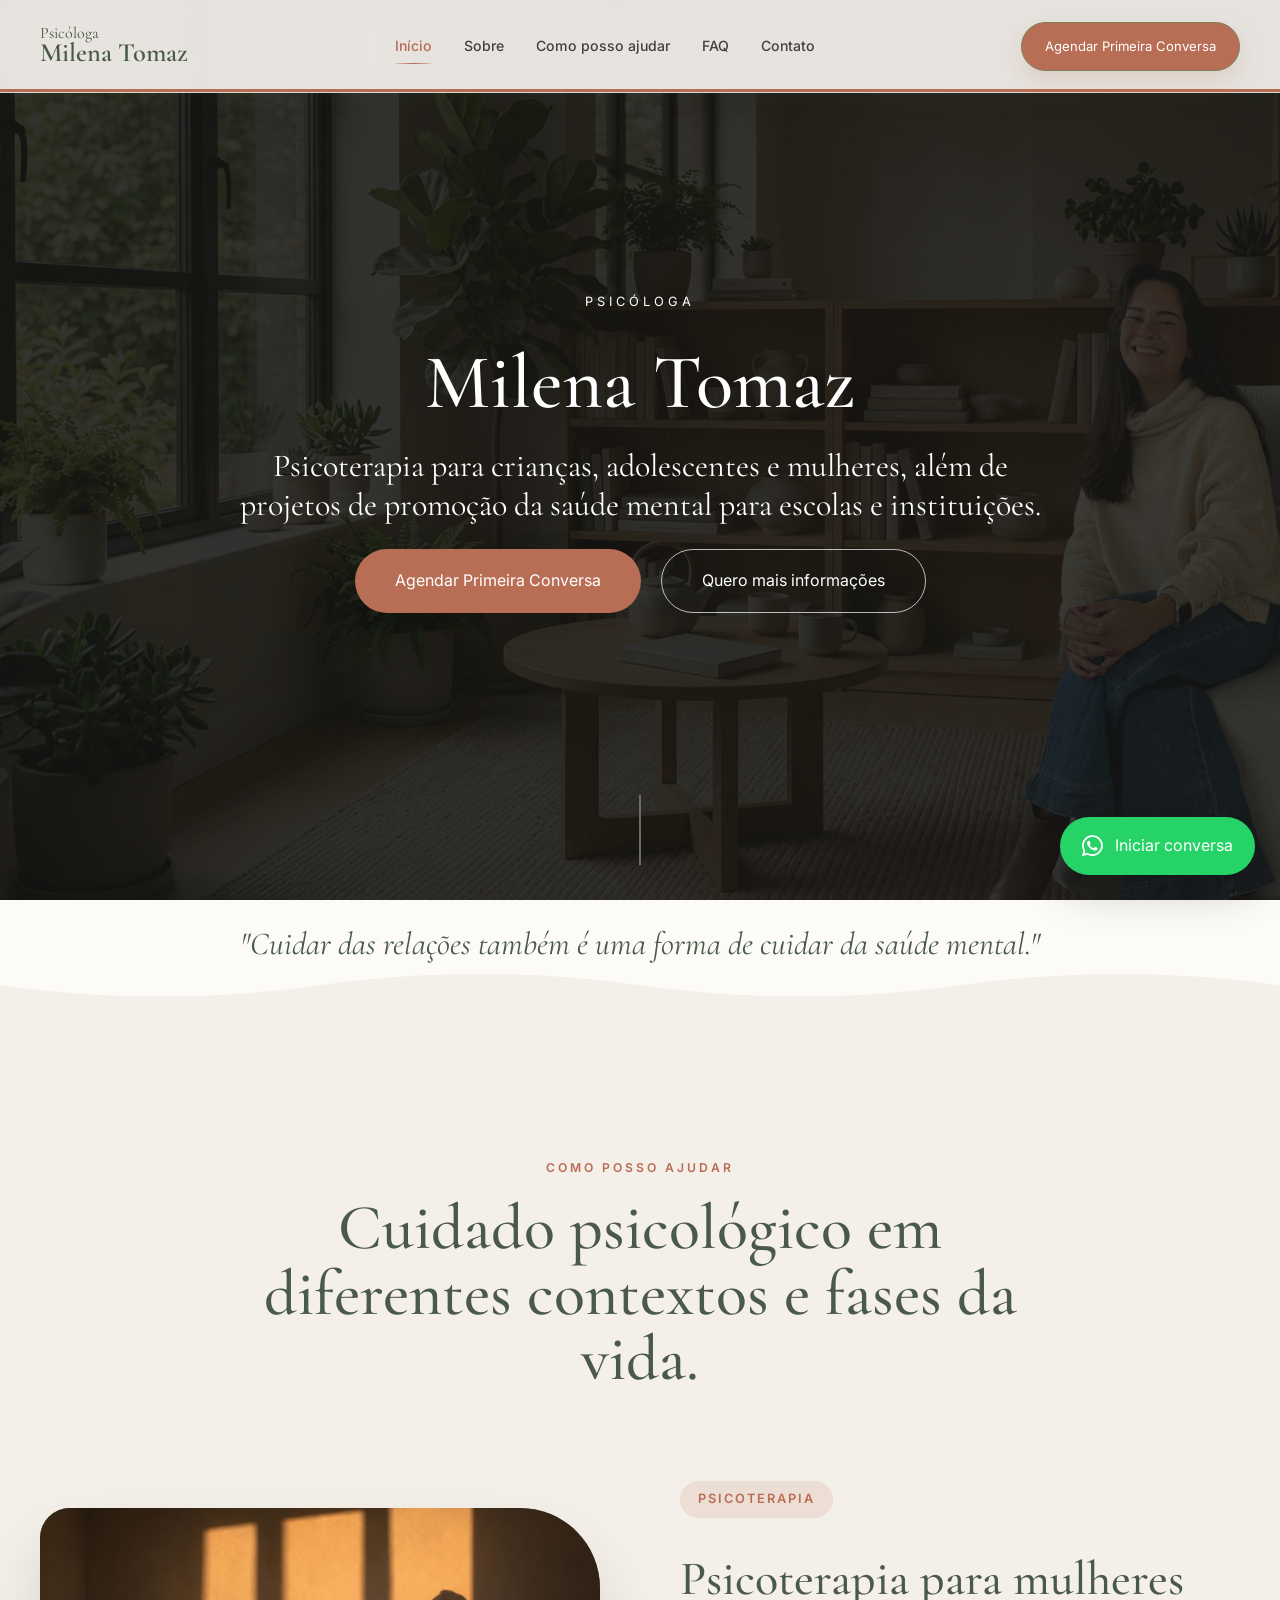
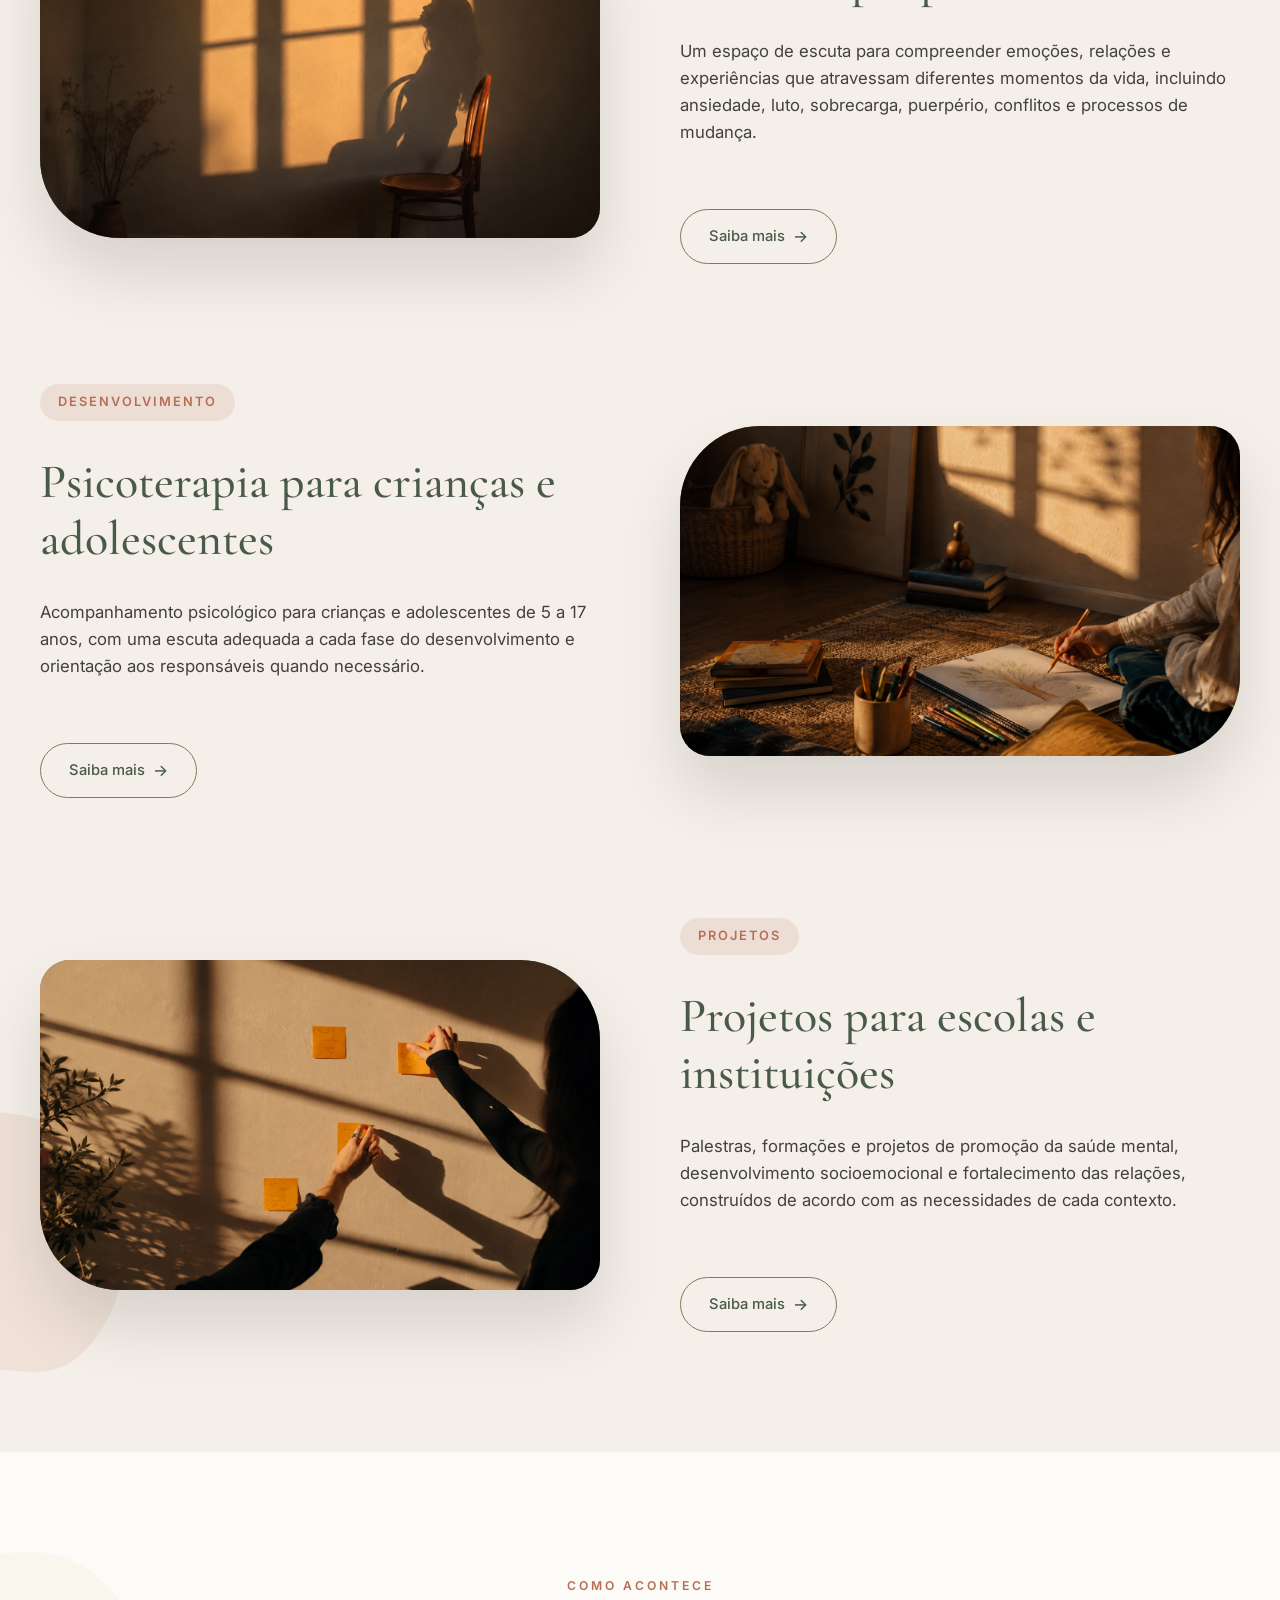
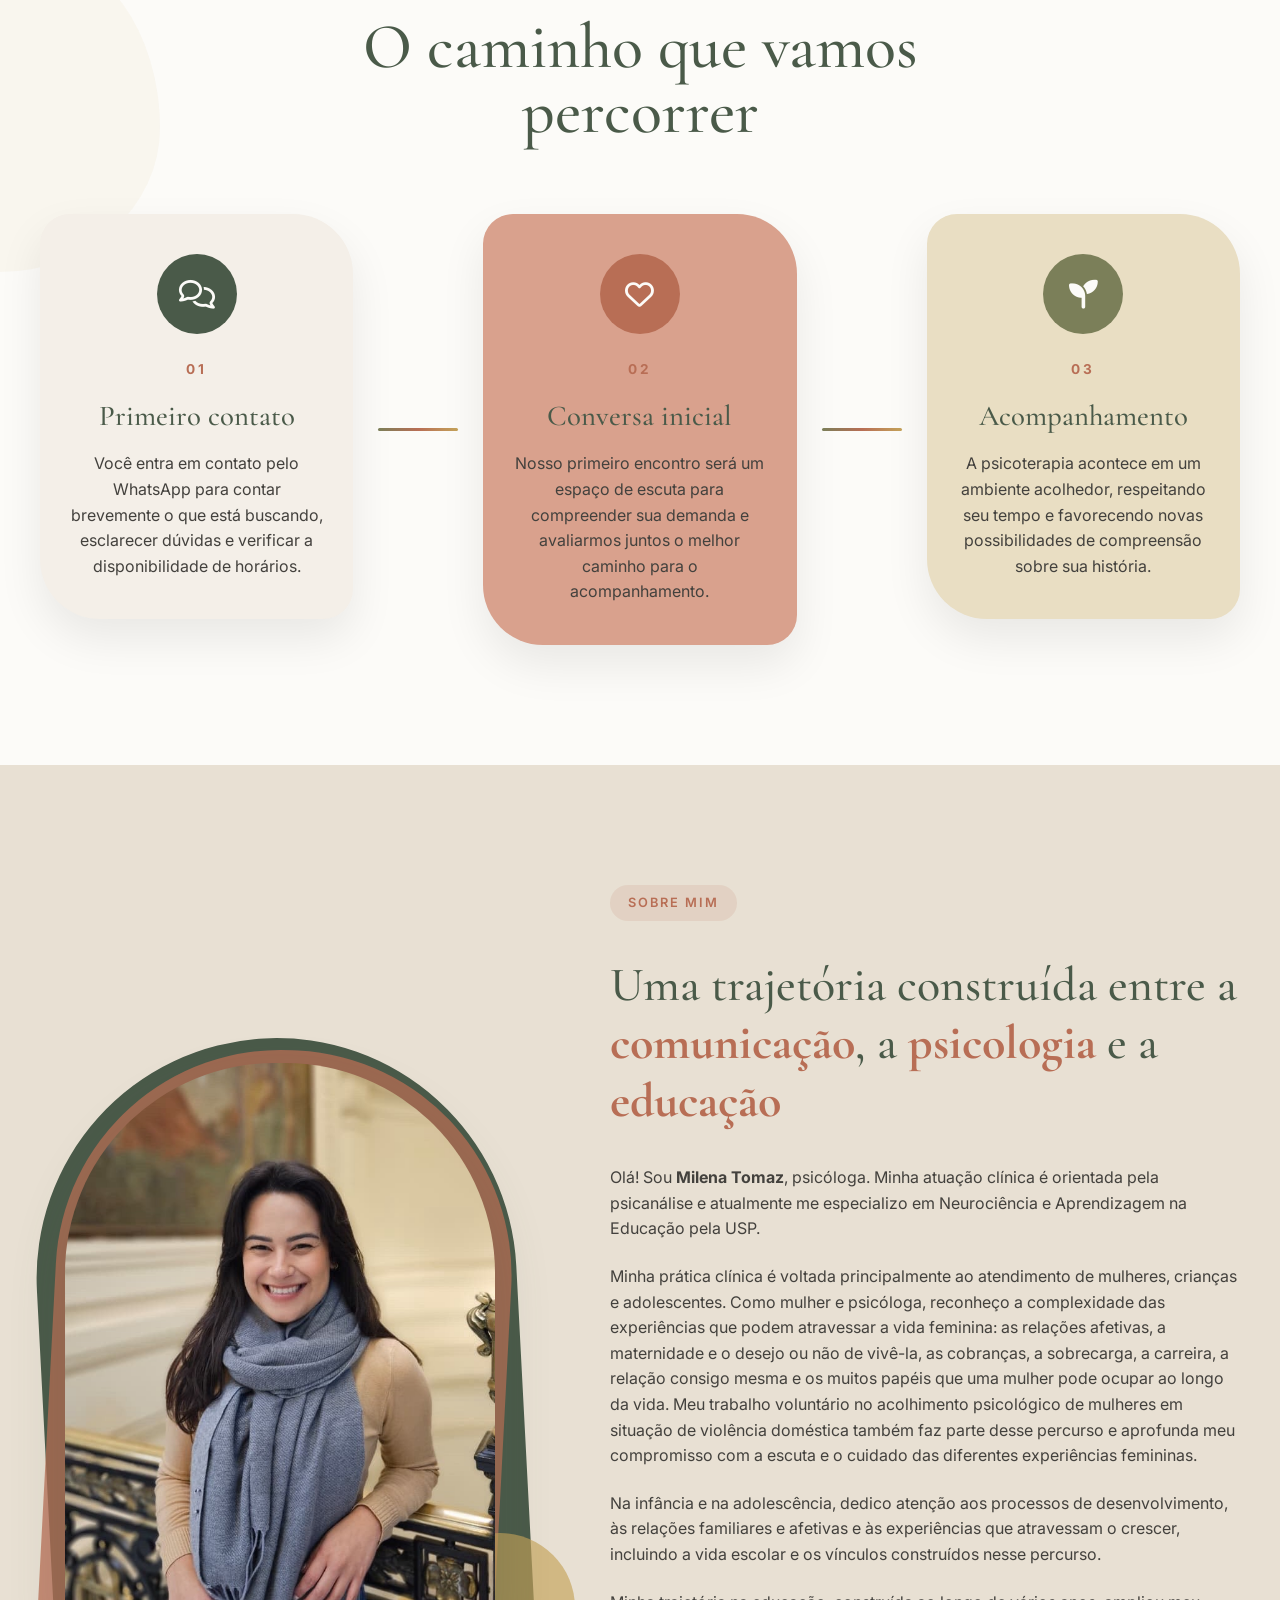
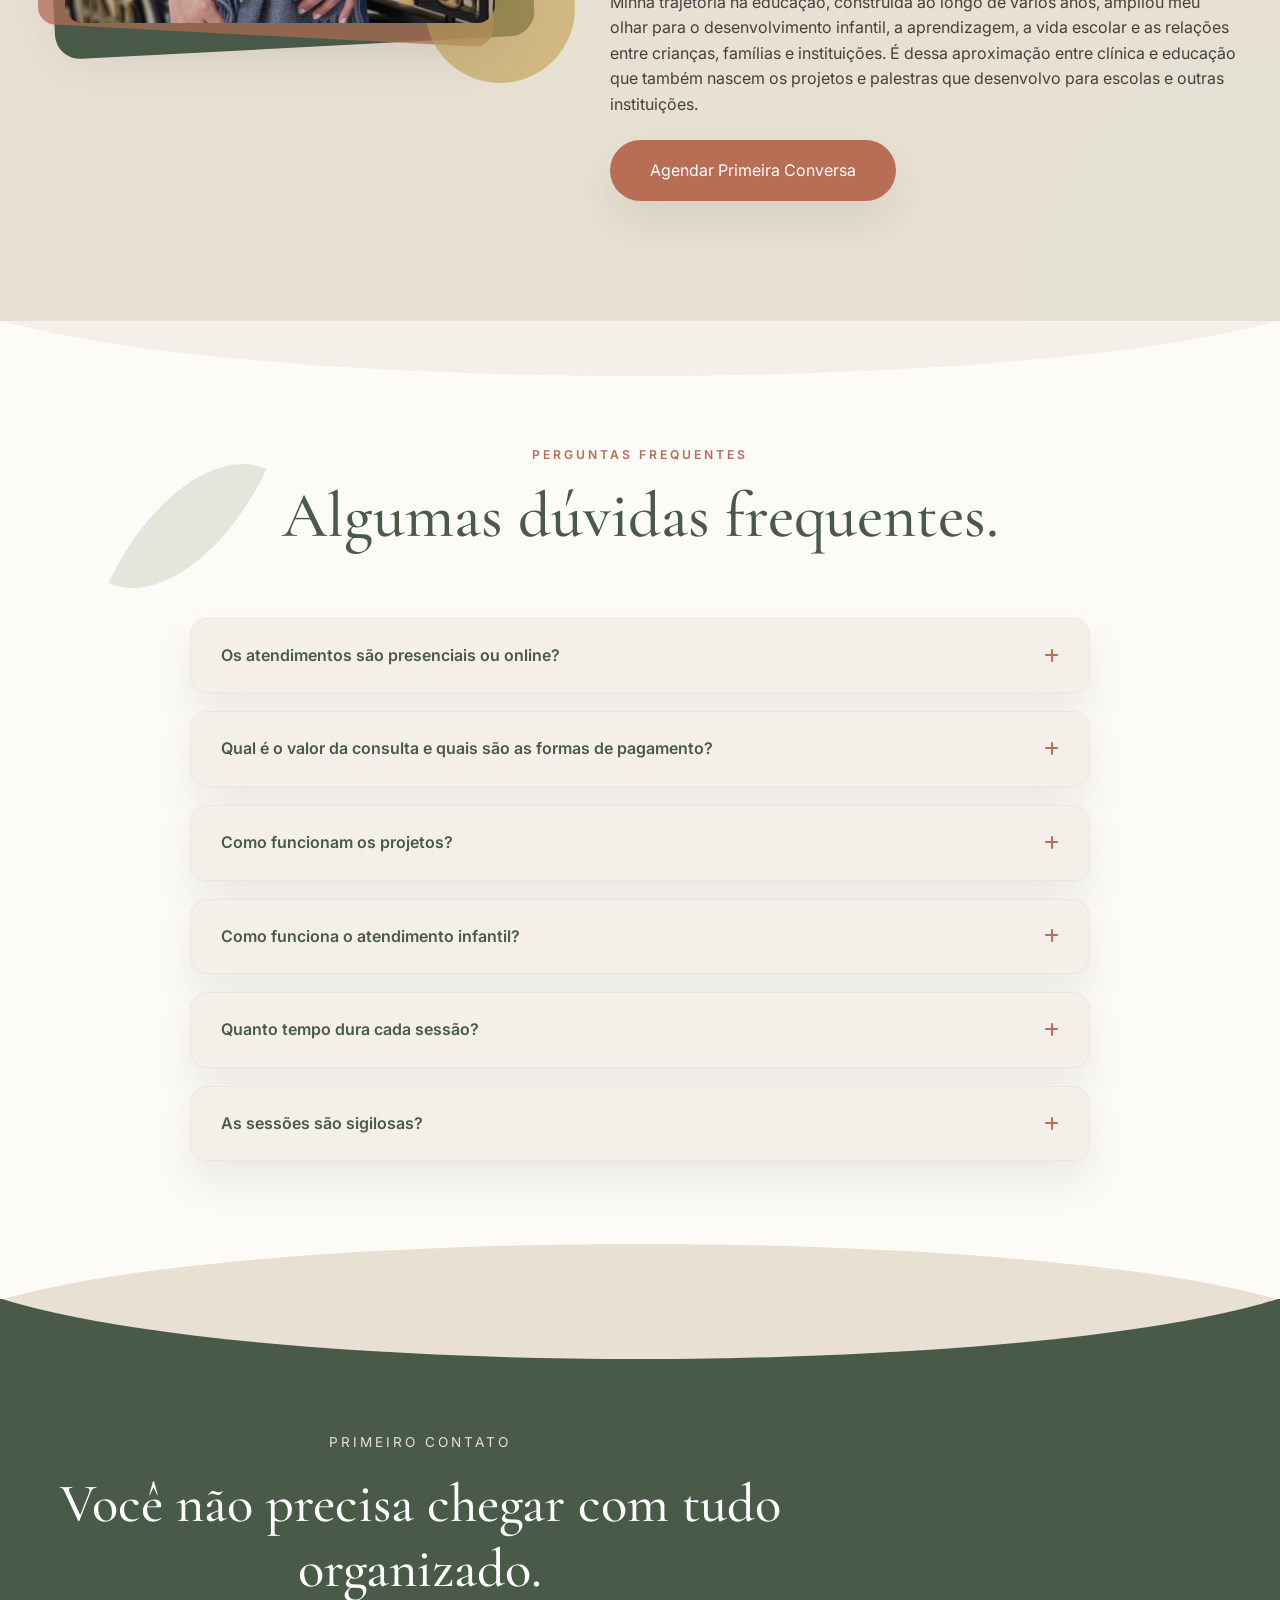
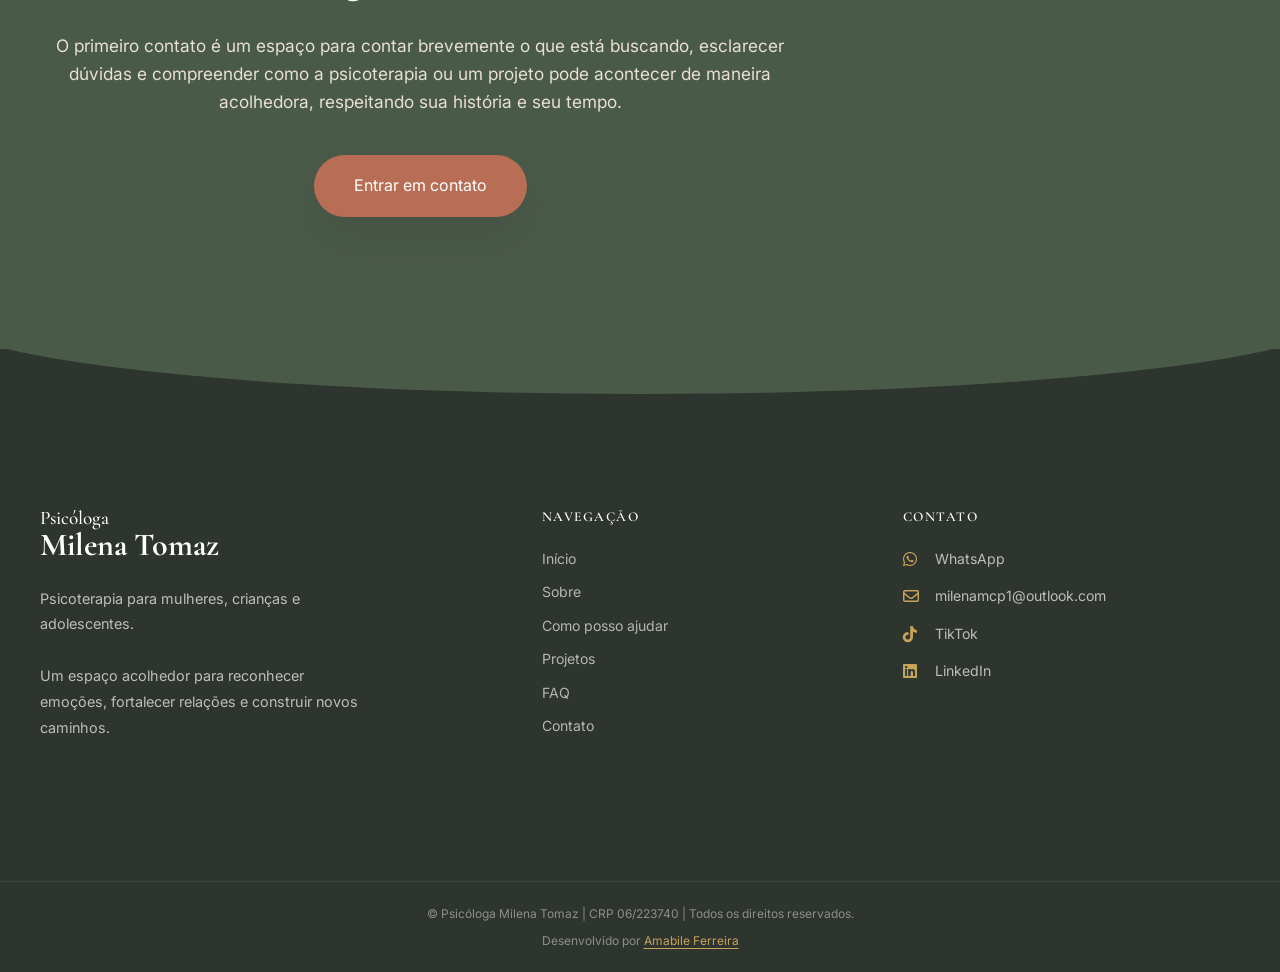
<file: index.html>
<!DOCTYPE html>
<html lang="pt-BR">

<head>

    <!-- Google tag (gtag.js) -->
    <script async src="https://www.googletagmanager.com/gtag/js?id=G-DYNZMGTP31"></script>
    <script>
        window.dataLayer = window.dataLayer || [];
        function gtag() { dataLayer.push(arguments); }
        gtag('js', new Date());

        gtag('config', 'G-DYNZMGTP31');
    </script>

    <!-- ======================================================
         METADADOS
    ======================================================= -->

    <meta charset="UTF-8">

    <meta name="viewport" content="width=device-width, initial-scale=1.0">

    <title>
        Milena Tomaz | Psicoterapia para Crianças, Adolescentes e Mulheres
    </title>

    <meta name="description"
        content="Psicóloga Milena Tomaz. Psicoterapia para mulheres, crianças e adolescentes. Atendimento presencial e online.">

    <meta name="keywords"
        content="psicóloga, psicoterapia, psicóloga Santo André, psicóloga infantil, psicóloga mulheres, psicóloga adolescentes">

    <meta name="author" content="Milena Tomaz">

    <!-- ======================================================
         SEO / REDES SOCIAIS
    ======================================================= -->

    <meta property="og:title" content="Psicóloga Milena Tomaz">

    <meta property="og:description"
        content="Um espaço de escuta para reconhecer e compreender emoções, relações e experiências.">

    <meta property="og:type" content="website">

    <!-- ======================================================
         GOOGLE FONTS
    ======================================================= -->

    <link rel="preconnect" href="https://fonts.googleapis.com">

    <link rel="preconnect" href="https://fonts.gstatic.com" crossorigin>

    <link
        href="https://fonts.googleapis.com/css2?family=Cormorant+Garamond:wght@400;500;600;700&family=Inter:wght@300;400;500;600&display=swap"
        rel="stylesheet">

    <!-- ======================================================
         ÍCONES
    ======================================================= -->

    <link rel="stylesheet" href="https://cdnjs.cloudflare.com/ajax/libs/font-awesome/6.6.0/css/all.min.css">

    <!-- ======================================================
         CSS
    ======================================================= -->

    <link rel="stylesheet" href="style.css">

</head>


<body>

    <!-- ======================================================
         BOTÃO FLUTUANTE WHATSAPP
    ======================================================= -->

    <a href="https://wa.me/5511993265835?text=Ol%C3%A1%21%20Vi%20o%20seu%20site%20e%20gostaria%20de%20mais%20informa%C3%A7%C3%B5es%20sobre%20acompanhamento%20psicol%C3%B3gico." class="whatsapp" target="_blank" rel="noopener noreferrer"
        aria-label="Iniciar conversa pelo WhatsApp">
        <i class="fa-brands fa-whatsapp"></i>

        <span>
            Iniciar conversa
        </span>
    </a>


    <!-- ======================================================
         HEADER
    ======================================================= -->

    <header id="header">

        <div class="container">

            <!-- LOGO -->

            <a href="index.html" class="logo">

                Psicóloga

                <strong>
                    Milena Tomaz
                </strong>

            </a>


            <!-- MENU DESKTOP -->

            <nav aria-label="Navegação principal">

                <div class="menu">

                    <a href="#home">
                        Início
                    </a>

                    <a href="#sobre">
                        Sobre
                    </a>

                    <a href="#servicos">
                        Como posso ajudar
                    </a>

                    <a href="#faq">
                        FAQ
                    </a>

                    <a href="#contato">
                        Contato
                    </a>

                </div>

            </nav>


            <!-- BOTÃO PRINCIPAL -->

            <a href="https://wa.me/5511993265835?text=Ol%C3%A1%21%20Vi%20o%20seu%20site%20e%20gostaria%20de%20mais%20informa%C3%A7%C3%B5es%20sobre%20acompanhamento%20psicol%C3%B3gico." class="btn-header" target="_blank" rel="noopener noreferrer">
                Agendar Primeira Conversa
            </a>


            <!-- MENU MOBILE -->

            <button class="menu-mobile" id="menu-mobile" type="button" aria-label="Abrir Menu"
                aria-controls="mobile-nav" aria-expanded="false">

                <span></span>
                <span></span>
                <span></span>

            </button>

        </div>

    </header>


    <!-- ======================================================
         MENU MOBILE
    ======================================================= -->

    <nav class="mobile-nav" id="mobile-nav" aria-label="Navegação mobile">

        <a href="#home">
            Início
        </a>

        <a href="#sobre">
            Sobre
        </a>

        <a href="#servicos">
            Como posso ajudar
        </a>

        <a href="#faq">
            FAQ
        </a>

        <a href="#contato">
            Contato
        </a>

    </nav>


    <!-- ======================================================
         HERO
    ======================================================= -->

    <section class="hero parallax" id="home" aria-label="Apresentação">

        <!-- CAMADA ESCURA SOBRE A IMAGEM -->

        <div class="overlay"></div>


        <!-- CONTEÚDO DO HERO -->

        <div class="hero-content">

            <span class="subtitle">
                Psicóloga
            </span>


            <h1>
                Milena Tomaz
            </h1>


            <h2>
                Psicoterapia para crianças, adolescentes e mulheres,
                além de projetos de promoção da saúde mental para
                escolas e instituições.
            </h2>


            <div class="hero-buttons">

                <a href="https://wa.me/5511993265835?text=Ol%C3%A1%21%20Vi%20o%20seu%20site%20e%20gostaria%20de%20mais%20informa%C3%A7%C3%B5es%20sobre%20acompanhamento%20psicol%C3%B3gico." class="btn" target="_blank" rel="noopener noreferrer">
                    Agendar Primeira Conversa
                </a>


                <a href="#servicos" class="btn-outline">
                    Quero mais informações
                </a>

            </div>

        </div>


        <!-- INDICADOR DE ROLAGEM -->

        <div class="scroll-indicator" aria-hidden="true">
            <span></span>
        </div>

    </section>


    <!-- ======================================================
         FRASE DE DESTAQUE
    ======================================================= -->

    <section class="quote wave-top">

        <div class="container">

            <p>
                "Cuidar das relações também é uma forma
                de cuidar da saúde mental."
            </p>

        </div>

    </section>


    <!-- ======================================================
     TRANSIÇÃO EM ONDA
======================================================= -->

    <div class="wave-transition" aria-hidden="true">

        <svg viewBox="0 0 1440 100" preserveAspectRatio="none" xmlns="http://www.w3.org/2000/svg">

            <path d="M0,35
               C120,55 240,55 360,35
               C480,15 600,15 720,35
               C840,55 960,55 1080,35
               C1200,15 1320,15 1440,35
               L1440,100
               L0,100
               Z">
            </path>

        </svg>

    </div>


    <!-- ======================================================
     COMO POSSO AJUDAR
======================================================= -->

    <section class="services wave-section" id="servicos">

        <div class="container">


            <!-- TÍTULO DA SEÇÃO -->

            <div class="section-title reveal">

                <span>
                    Como posso ajudar
                </span>


                <h2>
                    Cuidado psicológico em diferentes contextos e fases da vida.
                </h2>

            </div>


            <!-- ==================================================
                 PSICOTERAPIA PARA MULHERES
            =================================================== -->

            <article class="service-block reveal">

                <div class="service-image">

                    <img src="img/mulheres.png" alt="Psicoterapia para mulheres" loading="lazy" decoding="async">

                </div>


                <div class="service-text">

                    <span class="section-tag">
                        Psicoterapia
                    </span>


                    <h2>
                        Psicoterapia para mulheres
                    </h2>


                    <p>
                        Um espaço de escuta para compreender emoções, relações e experiências
                        que atravessam diferentes momentos da vida, incluindo ansiedade, luto, sobrecarga,
                        puerpério, conflitos e processos de mudança.
                    </p>

                    <a href="psicoterapia-mulheres.html" class="service-more">
                        Saiba mais
                    </a>

                </div>

            </article>


            <!-- ==================================================
                 PSICOTERAPIA PARA CRIANÇAS E ADOLESCENTES
            =================================================== -->

            <article class="service-block reverse reveal">

                <div class="service-image">

                    <img src="img/criancas.png" alt="Psicoterapia para crianças e adolescentes" loading="lazy" decoding="async">

                </div>


                <div class="service-text">

                    <span class="section-tag">
                        Desenvolvimento
                    </span>


                    <h2>
                        Psicoterapia para crianças e adolescentes
                    </h2>


                    <p>
                        Acompanhamento psicológico para crianças e
                        adolescentes de 5 a 17 anos, com uma escuta
                        adequada a cada fase do desenvolvimento e orientação
                        aos responsáveis quando necessário.
                    </p>

                    <a href="psicoterapia-criancas-adolescentes.html" class="service-more">
                        Saiba mais
                    </a>

                </div>

            </article>


            <!-- ==================================================
                 PROJETOS PARA ESCOLAS E INSTITUIÇÕES
            =================================================== -->

            <article class="service-block reveal" id="projetos">

                <div class="service-image">

                    <img src="img/escolas.png" alt="Projetos de promoção da saúde mental para escolas e instituições" loading="lazy" decoding="async">

                </div>


                <div class="service-text">

                    <span class="section-tag">
                        Projetos
                    </span>


                    <h2>
                        Projetos para escolas e instituições
                    </h2>


                    <p>
                        Palestras, formações e projetos de promoção da saúde
                        mental, desenvolvimento socioemocional e fortalecimento
                        das relações, construídos de acordo com as necessidades de
                        cada contexto.
                    </p>

                    <a href="projetos-escolares-institucionais.html" class="service-more">
                        Saiba mais
                    </a>

                </div>

            </article>

        </div>

    </section>


    <!-- ======================================================
         LINHA DO TEMPO
    ======================================================= -->

    <section class="timeline reveal">

        <div class="container">


            <!-- TÍTULO -->

            <div class="section-title">

                <span>
                    Como acontece
                </span>


                <h2>
                    O caminho que
                    vamos percorrer
                </h2>

            </div>


            <!-- ETAPAS -->

            <div class="timeline-wrapper">


                <!-- ETAPA 01 -->

                <article class="timeline-item">

                    <div class="timeline-icon">

                        <i class="fa-regular fa-comments"></i>

                    </div>


                    <span class="timeline-number">
                        01
                    </span>


                    <h3>
                        Primeiro contato
                    </h3>


                    <p>
                        Você entra em contato pelo WhatsApp
                        para contar brevemente o que está
                        buscando, esclarecer dúvidas e verificar a disponibilidade de horários.
                    </p>

                </article>


                <!-- LINHA -->

                <div class="timeline-line" aria-hidden="true"></div>


                <!-- ETAPA 02 -->

                <article class="timeline-item">

                    <div class="timeline-icon">

                        <i class="fa-regular fa-heart"></i>

                    </div>


                    <span class="timeline-number">
                        02
                    </span>


                    <h3>
                        Conversa inicial
                    </h3>


                    <p>
                        Nosso primeiro encontro será um espaço
                        de escuta para compreender sua demanda
                        e avaliarmos juntos o melhor caminho para o
                        acompanhamento.
                    </p>

                </article>


                <!-- LINHA -->

                <div class="timeline-line" aria-hidden="true"></div>


                <!-- ETAPA 03 -->

                <article class="timeline-item">

                    <div class="timeline-icon">

                        <i class="fa-solid fa-seedling"></i>

                    </div>


                    <span class="timeline-number">
                        03
                    </span>


                    <h3>
                        Acompanhamento
                    </h3>


                    <p>
                        A psicoterapia acontece em um ambiente
                        acolhedor, respeitando seu tempo e
                        favorecendo novas possibilidades de
                        compreensão sobre sua história.
                    </p>

                </article>

            </div>

        </div>

    </section>


    <!-- ======================================================
         SOBRE MIM
    ======================================================= -->

    <section class="about wave-section reveal" id="sobre">

        <div class="container about-container">


            <!-- FOTO -->

            <div class="about-image">

                <div class="about-shape" aria-hidden="true"></div>


                <img src="img/milena-tomaz.jpeg" alt="Psicóloga Milena Tomaz" loading="lazy" decoding="async">

            </div>


            <!-- CONTEÚDO -->

            <div class="about-content">

                <span class="section-tag">
                    Sobre mim
                </span>


                <h2>
                    Uma trajetória construída entre a <strong style="color: #B86E55;">comunicação</strong>, a <strong
                        style="color: #B86E55;">psicologia</strong> e a <strong
                        style="color: #B86E55;">educação</strong>
                </h2>


                <p>
                    Olá! Sou
                    <strong>Milena Tomaz</strong>,
                    psicóloga. Minha atuação clínica é orientada
                    pela psicanálise e atualmente me especializo
                    em Neurociência e Aprendizagem na Educação
                    pela USP.
                </p>


                <p>
                    Minha prática clínica é voltada principalmente
                    ao atendimento de mulheres, crianças e
                    adolescentes. Como mulher e psicóloga,
                    reconheço a complexidade das experiências que
                    podem atravessar a vida feminina: as relações
                    afetivas, a maternidade e o desejo ou não de
                    vivê-la, as cobranças, a sobrecarga, a carreira,
                    a relação consigo mesma e os muitos papéis que
                    uma mulher pode ocupar ao longo da vida. Meu
                    trabalho voluntário no acolhimento psicológico
                    de mulheres em situação de violência doméstica
                    também faz parte desse percurso e aprofunda meu
                    compromisso com a escuta e o cuidado das
                    diferentes experiências femininas.
                </p>


                <p>
                    Na infância e na adolescência, dedico atenção
                    aos processos de desenvolvimento, às relações
                    familiares e afetivas e às experiências que
                    atravessam o crescer, incluindo a vida escolar
                    e os vínculos construídos nesse percurso.
                </p>


                <p>
                    Minha trajetória na educação, construída ao
                    longo de vários anos, ampliou meu olhar para o
                    desenvolvimento infantil, a aprendizagem, a
                    vida escolar e as relações entre crianças,
                    famílias e instituições. É dessa aproximação
                    entre clínica e educação que também nascem os
                    projetos e palestras que desenvolvo para
                    escolas e outras instituições.
                </p>


                <a href="https://wa.me/5511993265835?text=Ol%C3%A1%21%20Vi%20o%20seu%20site%20e%20gostaria%20de%20mais%20informa%C3%A7%C3%B5es%20sobre%20acompanhamento%20psicol%C3%B3gico." class="btn" target="_blank" rel="noopener noreferrer">
                    Agendar Primeira Conversa
                </a>

            </div>

        </div>

    </section>


    <!-- ======================================================
         FAQ
    ======================================================= -->

    <section class="faq wave-section reveal" id="faq">

        <div class="container">


            <!-- TÍTULO -->

            <div class="section-title">

                <span>
                    Perguntas Frequentes
                </span>


                <h2>
                    Algumas dúvidas
                    frequentes.
                </h2>

            </div>


            <!-- ACORDEÃO -->

            <div class="accordion">


                <!-- ==================================================
                     FAQ 01
                =================================================== -->

                <div class="accordion-item">

                    <button class="accordion-header" type="button" aria-expanded="false">

                        Os atendimentos são presenciais ou online?

                        <i class="fa-solid fa-plus"></i>

                    </button>


                    <div class="accordion-content">

                        <p>
                            Os atendimentos podem ser realizados presencialmente,
                            em Santo André (SP), ou online. Para as sessões
                            online, é importante estar em um ambiente reservado
                            e tranquilo, que ofereça privacidade para que você
                            possa falar livremente durante o atendimento.
                        </p>

                    </div>

                </div>


                <!-- ==================================================
                     FAQ 02
                =================================================== -->

                <div class="accordion-item">

                    <button class="accordion-header" type="button" aria-expanded="false">

                        Qual é o valor da consulta e quais são as formas de pagamento?

                        <i class="fa-solid fa-plus"></i>

                    </button>


                    <div class="accordion-content">

                        <p>
                            Os valores e as condições de pagamento são
                            conversados no primeiro contato, considerando
                            a modalidade de atendimento. O pagamento é
                            realizado via Pix.
                        </p>

                        <p>
                            Os atendimentos são particulares e, quando
                            necessário, é fornecido recibo para que o
                            paciente possa solicitar reembolso junto ao
                            seu plano de saúde, conforme as condições
                            estabelecidas pela própria operadora.
                        </p>

                    </div>

                </div>


                <!-- ==================================================
                     FAQ 04
                =================================================== -->

                <div class="accordion-item">

                    <button class="accordion-header" type="button" aria-expanded="false">

                        Como funcionam os projetos?

                        <i class="fa-solid fa-plus"></i>

                    </button>


                    <div class="accordion-content">

                        <p>
                            Os projetos são planejados conforme
                            as necessidades de cada instituição,
                            podendo incluir palestras, oficinas,
                            rodas de conversa e ações voltadas
                            à promoção da saúde mental.
                        </p>

                    </div>

                </div>


                <!-- ==================================================
                     FAQ 05
                =================================================== -->

                <div class="accordion-item">

                    <button class="accordion-header" type="button" aria-expanded="false">

                        Como funciona o atendimento infantil?

                        <i class="fa-solid fa-plus"></i>

                    </button>


                    <div class="accordion-content">

                        <p>
                            O acompanhamento considera a fase
                            do desenvolvimento da criança,
                            utilizando recursos adequados e
                            mantendo diálogo com a família
                            sempre que necessário.
                        </p>

                    </div>

                </div>


                <!-- ==================================================
                     FAQ 06
                =================================================== -->

                <div class="accordion-item">

                    <button class="accordion-header" type="button" aria-expanded="false">

                        Quanto tempo dura cada sessão?

                        <i class="fa-solid fa-plus"></i>

                    </button>


                    <div class="accordion-content">

                        <p>
                            50 (cinquenta) minutos.
                        </p>

                    </div>

                </div>


                <!-- ==================================================
                     FAQ 07
                =================================================== -->

                <div class="accordion-item">

                    <button class="accordion-header" type="button" aria-expanded="false">

                        As sessões são sigilosas?

                        <i class="fa-solid fa-plus"></i>

                    </button>


                    <div class="accordion-content">

                        <p>
                            Sim. Todo atendimento segue
                            rigorosamente o Código de Ética
                            Profissional da Psicologia,
                            preservando a confidencialidade
                            das informações compartilhadas.
                        </p>

                    </div>

                </div>

            </div>

        </div>

    </section>


    <!-- ======================================================
         CHAMADA FINAL
    ======================================================= -->

    <section class="cta-final" id="contato">

        <!-- IMAGEM / CAMADA DE FUNDO -->

        <div class="cta-overlay" aria-hidden="true"></div>


        <div class="container">

            <div class="cta-content">

                <span>
                    Primeiro contato
                </span>


                <h2>
                    Você não precisa chegar
                    com tudo organizado.
                </h2>


                <p>
                    O primeiro contato é um espaço para contar
                    brevemente o que está buscando, esclarecer
                    dúvidas e compreender como a psicoterapia
                    ou um projeto pode acontecer de maneira
                    acolhedora, respeitando sua história e
                    seu tempo.
                </p>


                <a href="https://wa.me/5511993265835?text=Ol%C3%A1%21%20Vi%20o%20seu%20site%20e%20gostaria%20de%20mais%20informa%C3%A7%C3%B5es%20sobre%20acompanhamento%20psicol%C3%B3gico." target="_blank" rel="noopener noreferrer" class="btn">
                    Entrar em contato
                </a>

            </div>

        </div>

    </section>


    <!-- ======================================================
         RODAPÉ
    ======================================================= -->

    <footer class="footer">

        <div class="container footer-grid">


            <!-- ==================================================
                 MARCA
            =================================================== -->

            <div class="footer-brand">

                <h3>

                    Psicóloga

                    <strong>
                        Milena Tomaz
                    </strong>

                </h3>


                <p>
                    Psicoterapia para mulheres,
                    crianças e adolescentes.

                    <br><br>

                    Um espaço acolhedor para
                    reconhecer emoções,
                    fortalecer relações
                    e construir novos caminhos.
                </p>

            </div>


            <!-- ==================================================
                 NAVEGAÇÃO
            =================================================== -->

            <div class="footer-links">

                <h4>
                    Navegação
                </h4>


                <div class="footer-menu">

                    <a href="#home">
                        Início
                    </a>

                    <a href="#sobre">
                        Sobre
                    </a>

                    <a href="#servicos">
                        Como posso ajudar
                    </a>

                    <a href="#projetos">
                        Projetos
                    </a>

                    <a href="#faq">
                        FAQ
                    </a>

                    <a href="#contato">
                        Contato
                    </a>

                </div>

            </div>


            <!-- ==================================================
                 CONTATOS
            =================================================== -->

            <div class="footer-contact">

                <h4>
                    Contato
                </h4>


                <div class="footer-contact-list">

                    <div class="footer-contact-item">

                        <i class="fa-brands fa-whatsapp"></i>

                        <a href="https://wa.me/5511993265835?text=Ol%C3%A1%21%20Vi%20o%20seu%20site%20e%20gostaria%20de%20mais%20informa%C3%A7%C3%B5es%20sobre%20acompanhamento%20psicol%C3%B3gico." target="_blank" rel="noopener noreferrer">
                            WhatsApp
                        </a>

                    </div>


                    <div class="footer-contact-item">

                        <i class="fa-regular fa-envelope"></i>

                        <a href="mailto:milenamcp1@outlook.com">
                            milenamcp1@outlook.com
                        </a>

                    </div>


                    <div class="footer-contact-item">

                        <i class="fa-brands fa-tiktok"></i>

                        <a href="https://www.tiktok.com/@milenatomaz.psi?_r=1&amp;_t=ZS-99oEIDYCB5I" target="_blank" rel="noopener noreferrer">
                            TikTok
                        </a>

                    </div>


                    <div class="footer-contact-item">

                        <i class="fa-brands fa-linkedin"></i>

                        <a href="https://www.linkedin.com/in/milena-tomaz-0a492913b?utm_source=share_via&amp;utm_content=profile&amp;utm_medium=member_android" target="_blank" rel="noopener noreferrer">
                            LinkedIn
                        </a>

                    </div>

                </div>

            </div>

        </div>


        <!-- ==================================================
             RODAPÉ INFERIOR
        =================================================== -->

        <div class="footer-bottom">

            <div class="container">

                <p>
                    © Psicóloga Milena Tomaz | CRP 06/223740 | Todos os direitos reservados.
                </p>

                <p class="footer-credit">
                    Desenvolvido por
                    <a href="https://wa.me/5511941161749?text=Oi%21%20Vi%20o%20site%20da%20Milena%20e%20queria%20fazer%20uma%20cota%C3%A7%C3%A3o."
                        target="_blank" rel="noopener noreferrer">
                        Amabile Ferreira
                    </a>
                </p>

            </div>

        </div>

    </footer>


    <!-- ======================================================
         JAVASCRIPT
    ======================================================= -->

    <script src="script.js"></script>

</body>

</html>
</file>
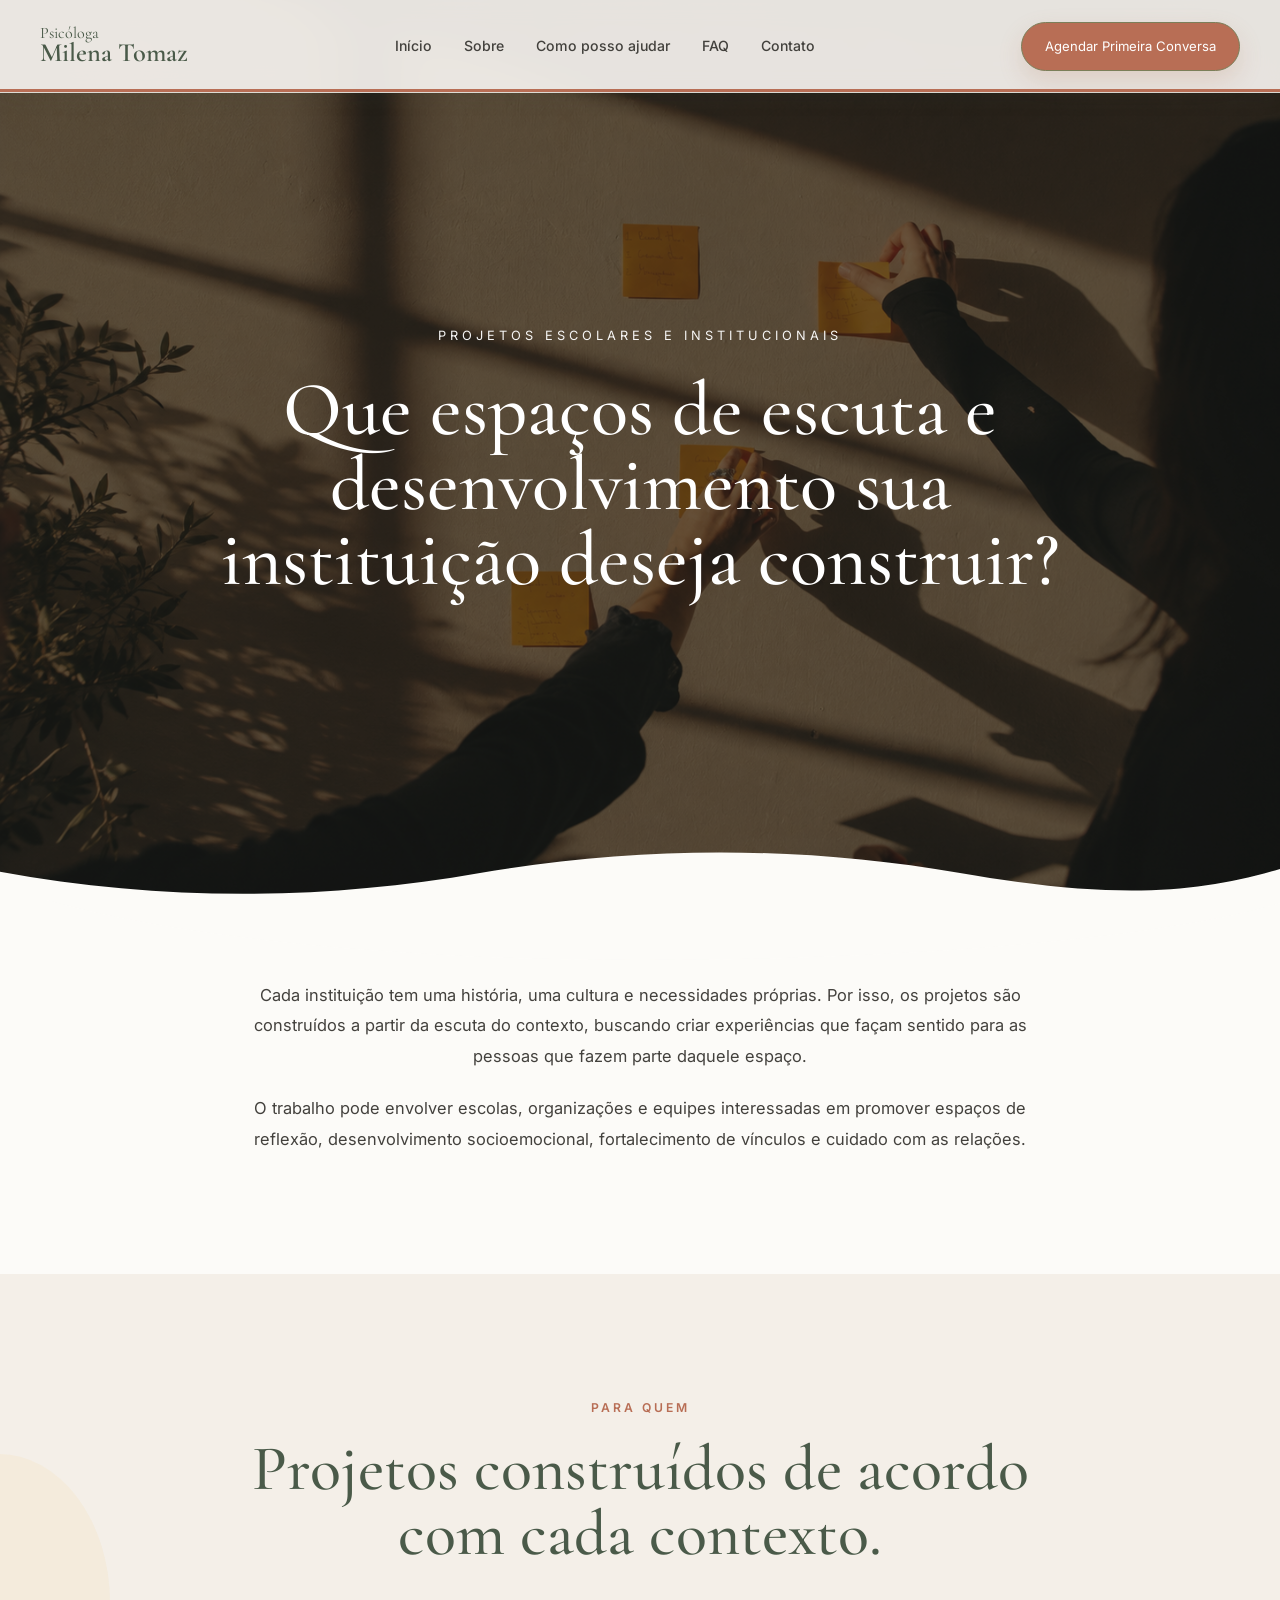
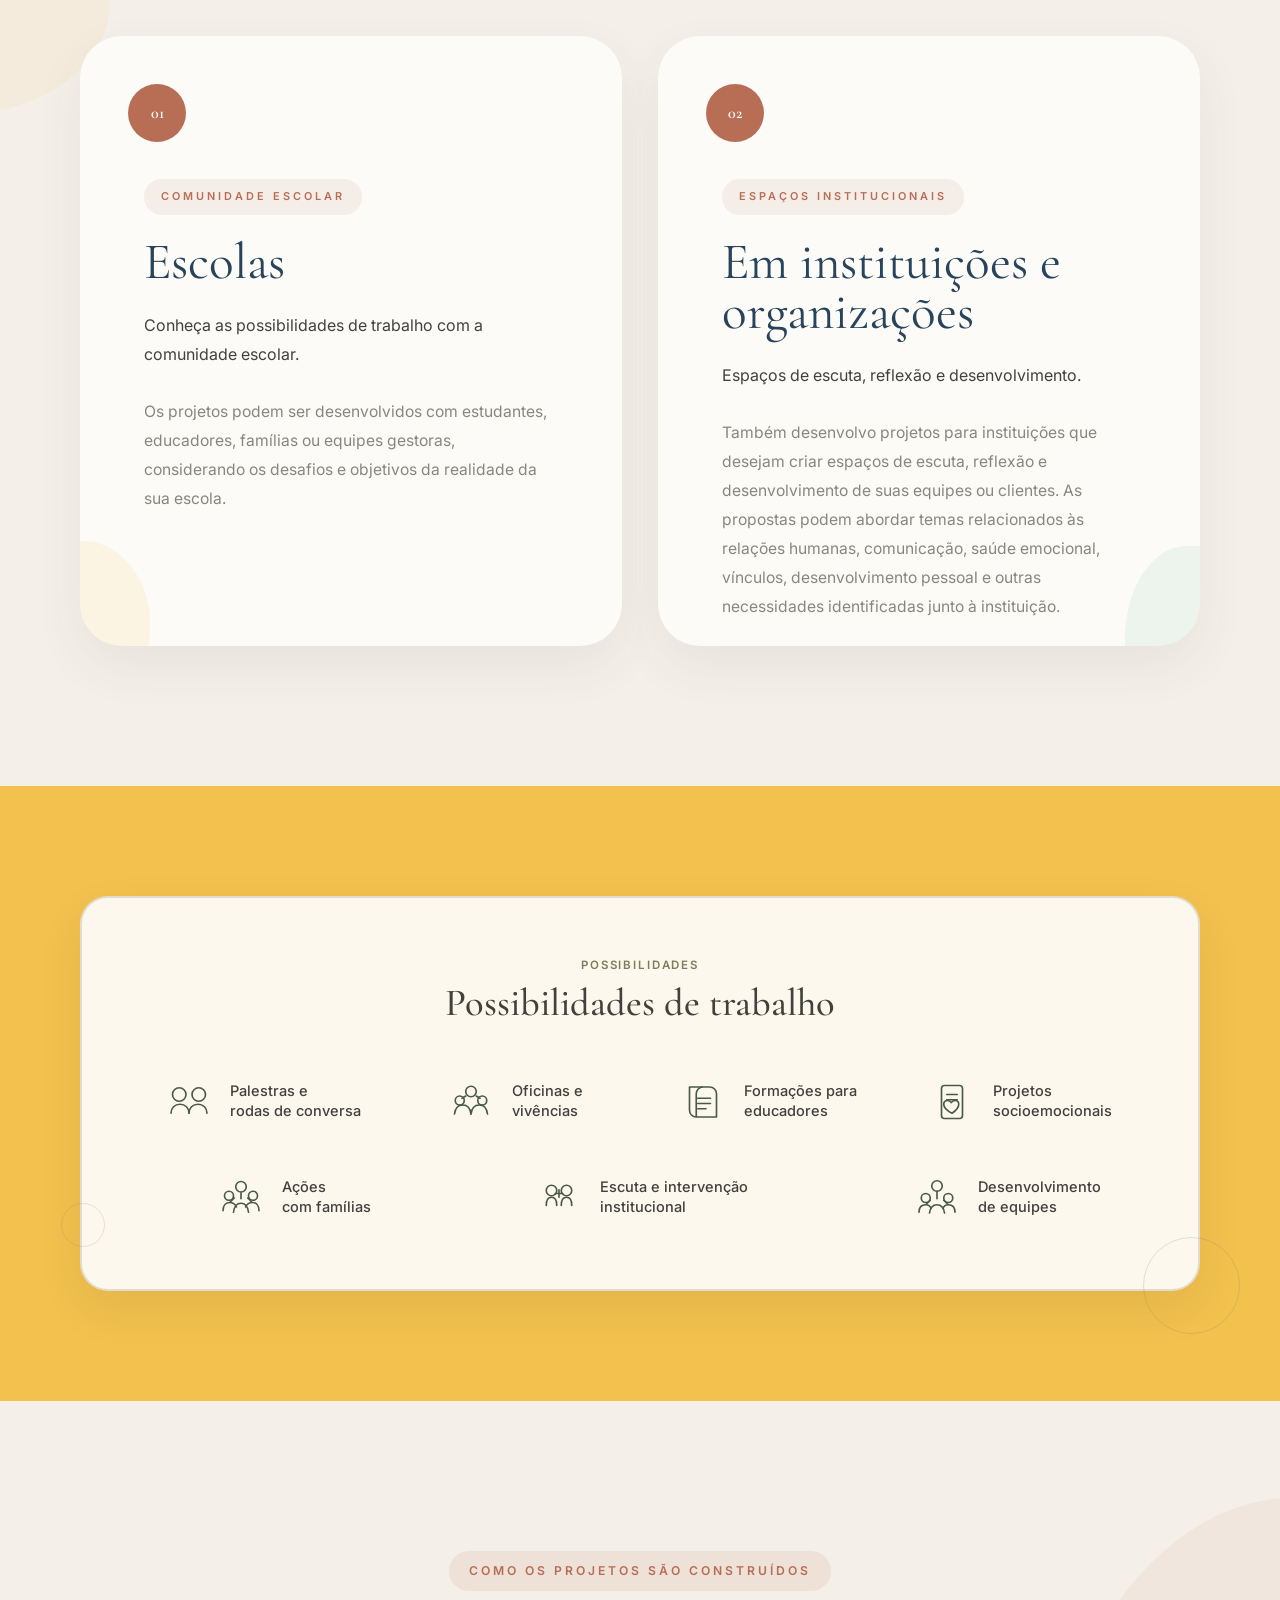
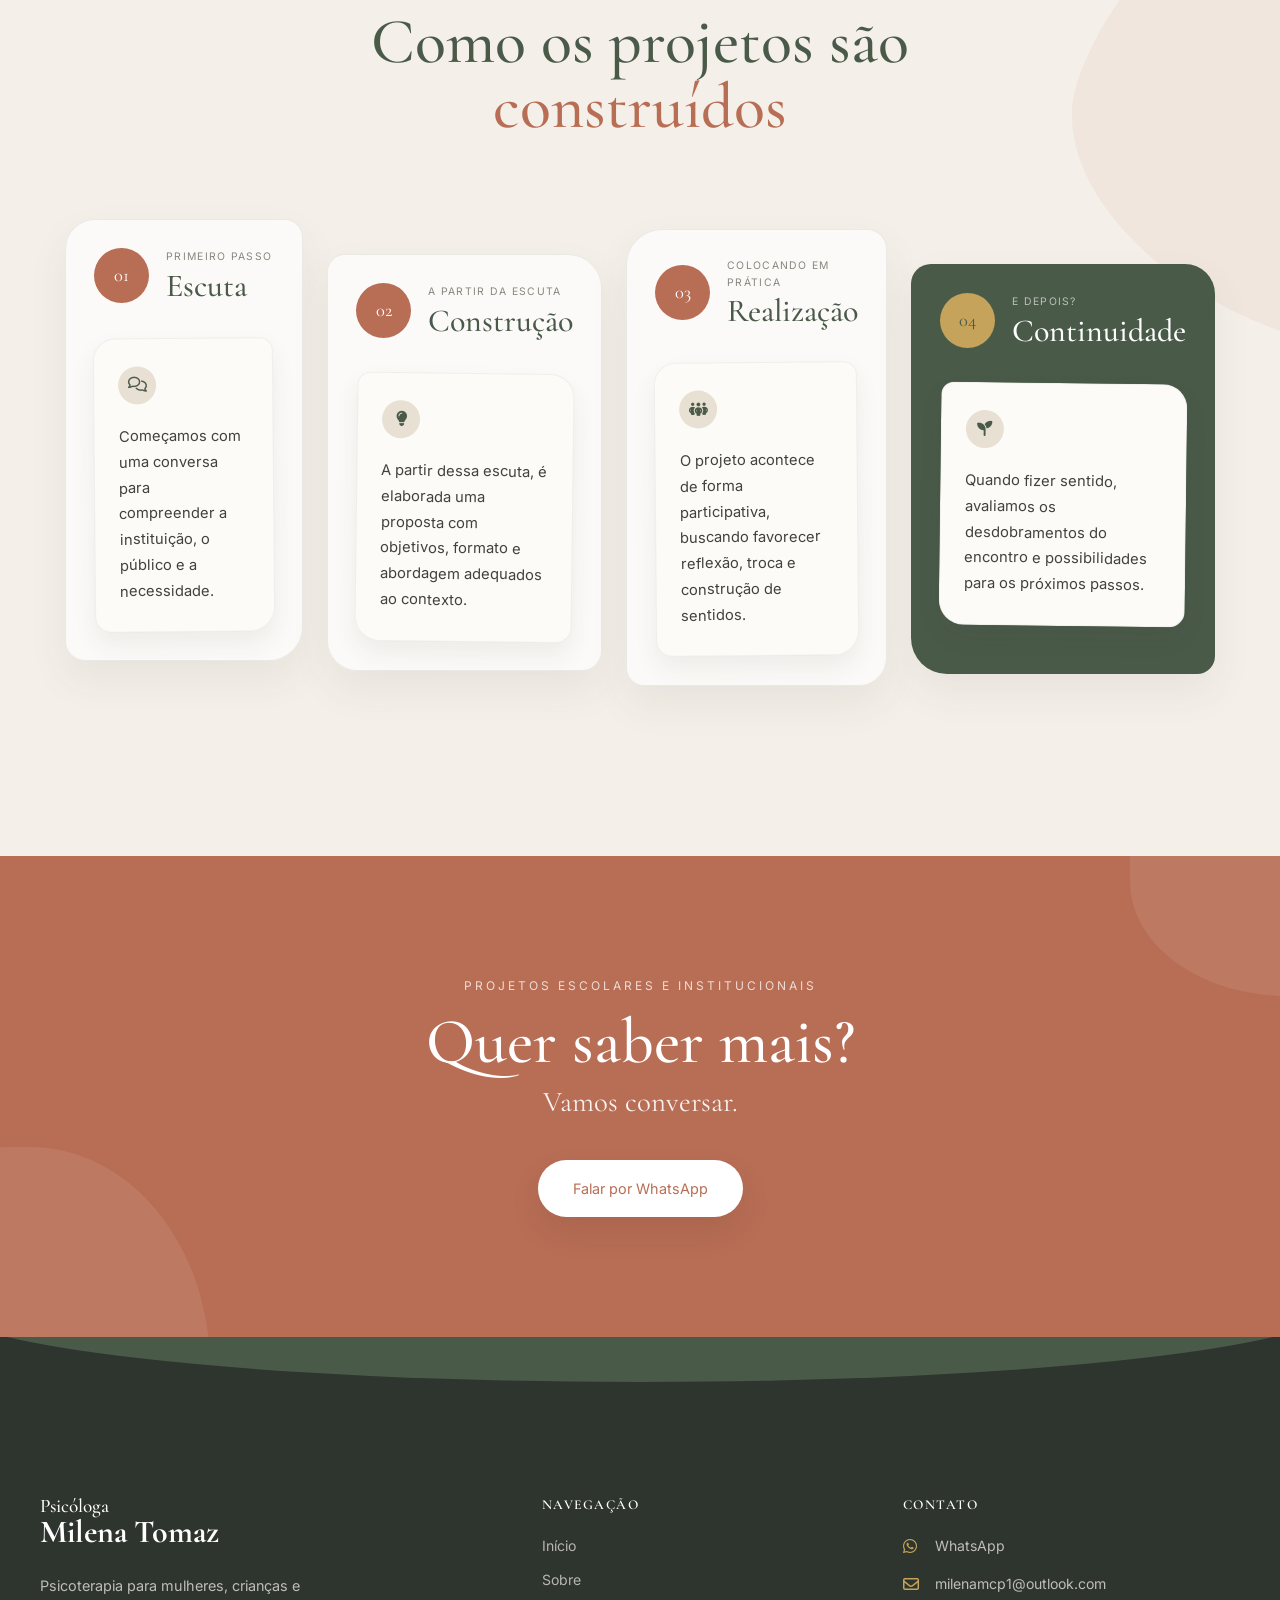
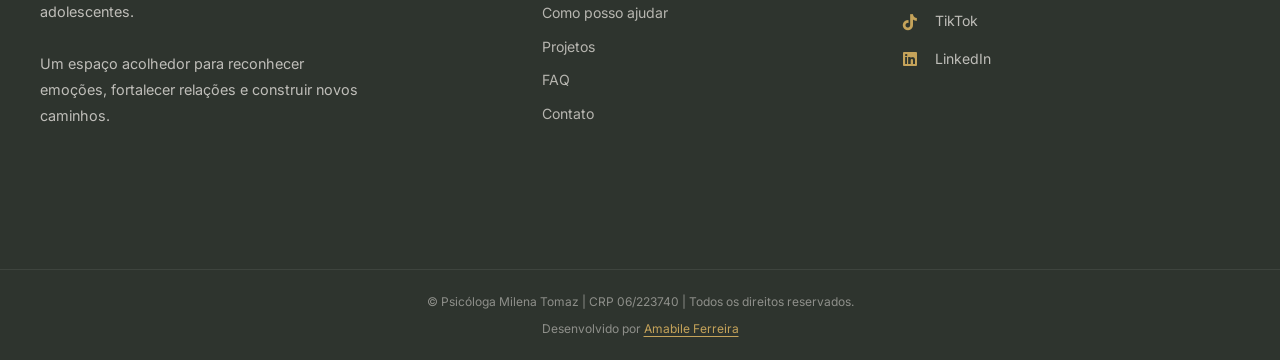
<file: projetos-escolares-institucionais.html>
<!DOCTYPE html>

<html lang="pt-BR">

<head>

    <!-- Google tag (gtag.js) -->
    <script async src="https://www.googletagmanager.com/gtag/js?id=G-DYNZMGTP31"></script>
    <script>
        window.dataLayer = window.dataLayer || [];
        function gtag() { dataLayer.push(arguments); }
        gtag('js', new Date());

        gtag('config', 'G-DYNZMGTP31');
    </script>

    <!-- ======================================================
         METADADOS
    ======================================================= -->

    <meta charset="UTF-8">

    <meta name="viewport" content="width=device-width, initial-scale=1.0">

    <meta
        name="description"
        content="Projetos escolares e institucionais para promover espaços de escuta, reflexão, desenvolvimento socioemocional e cuidado com as relações."
    >

    <title>
        Projetos escolares e institucionais | Psicóloga Milena Tomaz
    </title>


    <!-- ======================================================
         FONTES
    ======================================================= -->

    <link rel="preconnect" href="https://fonts.googleapis.com">

    <link
        rel="preconnect"
        href="https://fonts.gstatic.com"
        crossorigin
    >

    <link
        href="https://fonts.googleapis.com/css2?family=Cormorant+Garamond:wght@400;500;600&family=Inter:wght@300;400;500;600&display=swap"
        rel="stylesheet"
    >


    <!-- ======================================================
         ÍCONES
    ======================================================= -->

    <link
        rel="stylesheet"
        href="https://cdnjs.cloudflare.com/ajax/libs/font-awesome/6.5.2/css/all.min.css"
    >


    <!-- ======================================================
         CSS
    ======================================================= -->

    <link rel="stylesheet" href="style.css">

</head>


<body>


    <!-- ======================================================
         HEADER
    ======================================================= -->

    <header id="header">

        <div class="container header-container">


            <!-- LOGO -->

            <a href="index.html" class="logo">

                Psicóloga

                <strong>
                    Milena Tomaz
                </strong>

            </a>


            <!-- MENU DESKTOP -->

            <nav aria-label="Navegação principal">

                <div class="menu">

                    <a href="index.html#home">
                        Início
                    </a>

                    <a href="index.html#sobre">
                        Sobre
                    </a>

                    <a href="index.html#servicos">
                        Como posso ajudar
                    </a>

                    <a href="index.html#faq">
                        FAQ
                    </a>

                    <a href="index.html#contato">
                        Contato
                    </a>

                </div>

            </nav>


            <!-- BOTÃO PRINCIPAL -->

            <a
                href="https://wa.me/5511993265835?text=Ol%C3%A1%21%20Vi%20o%20seu%20site%20e%20gostaria%20de%20mais%20informa%C3%A7%C3%B5es%20sobre%20acompanhamento%20psicol%C3%B3gico."
                class="btn-header"
                target="_blank"
                rel="noopener noreferrer"
            >
                Agendar Primeira Conversa
            </a>


            <!-- MENU MOBILE -->

            <button
                class="menu-mobile"
                id="menu-mobile"
                type="button"
                aria-label="Abrir Menu"
                aria-controls="mobile-nav"
                aria-expanded="false"
            >

                <span></span>
                <span></span>
                <span></span>

            </button>

        </div>

    </header>



    <!-- ======================================================
         MENU MOBILE
    ======================================================= -->

    <nav
        class="mobile-nav"
        id="mobile-nav"
        aria-label="Navegação mobile"
    >

        <a href="index.html#home">
            Início
        </a>

        <a href="index.html#sobre">
            Sobre
        </a>

        <a href="index.html#servicos">
            Como posso ajudar
        </a>

        <a href="index.html#faq">
            FAQ
        </a>

        <a href="index.html#contato">
            Contato
        </a>

    </nav>



    <!-- ======================================================
         CONTEÚDO PRINCIPAL
    ======================================================= -->

    <main>


        <!-- ==================================================
             HERO
        =================================================== -->

        <section class="projects-hero">

            <div class="overlay"></div>


            <div class="container">

                <div class="projects-hero-content">

                    <span class="subtitle">
                        Projetos escolares e institucionais
                    </span>

                    <h1>
                        Que espaços de escuta e desenvolvimento
                        sua instituição deseja construir?
                    </h1>

                </div>

            </div>


            <!-- ONDA DO HERO -->

            <div
                class="hero-wave"
                aria-hidden="true"
            >

                <svg
                    viewBox="0 0 1440 120"
                    preserveAspectRatio="none"
                >

                    <path d="
                        M0,70
                        C180,120 360,120 540,72
                        C720,25 900,25 1080,72
                        C1260,120 1350,105 1440,65
                        L1440,120
                        L0,120
                        Z
                    ">
                    </path>

                </svg>

            </div>

        </section>



        <!-- ==================================================
             TEXTO DO HERO
        =================================================== -->

        <section class="projects-hero-intro">

            <div class="container">

                <div class="projects-hero-intro-content">

                    <p>
                        Cada instituição tem uma história, uma cultura e necessidades próprias. Por isso, os projetos são construídos a partir da escuta do contexto,
                        buscando criar experiências que façam sentido para as pessoas que fazem
                        parte daquele espaço.
                    </p>

                    <p>
                        O trabalho pode envolver escolas, organizações e equipes interessadas em promover espaços de reflexão, desenvolvimento socioemocional,
                        fortalecimento de vínculos e cuidado com as relações.
                    </p>

                </div>

            </div>

        </section>



        <!-- ==================================================
             PARA QUEM
        =================================================== -->

        <section class="projects-audience">

            <div class="container">


                <!-- TÍTULO -->

                <div class="section-title">

                    <span>
                        Para quem
                    </span>

                    <h2>
                        Projetos construídos de acordo com cada contexto.
                    </h2>

                </div>


                <!-- CARDS -->

                <div class="projects-audience-grid">


                    <!-- ESCOLAS -->

                    <article class="projects-audience-card">

                        <div class="projects-audience-number">
                            01
                        </div>

                        <div class="projects-audience-content">

                            <span class="projects-audience-label">
                                Comunidade escolar
                            </span>

                            <h3>
                                Escolas
                            </h3>

                            <p class="projects-audience-intro">
                                Conheça as possibilidades de trabalho
                                com a comunidade escolar.
                            </p>

                            <div class="projects-audience-detail">

                                <p>
                                    Os projetos podem ser desenvolvidos com
                                    estudantes, educadores, famílias ou equipes
                                    gestoras, considerando os desafios e objetivos
                                    da realidade da sua escola.
                                </p>

                            </div>

                        </div>

                    </article>



                    <!-- INSTITUIÇÕES E ORGANIZAÇÕES -->

                    <article class="projects-audience-card">

                        <div class="projects-audience-number">
                            02
                        </div>

                        <div class="projects-audience-content">

                            <span class="projects-audience-label">
                                Espaços institucionais
                            </span>

                            <h3>
                                Em instituições e organizações
                            </h3>

                            <p class="projects-audience-intro">
                                Espaços de escuta, reflexão e desenvolvimento.
                            </p>

                            <div class="projects-audience-detail">

                                <p>
                                    Também desenvolvo projetos para instituições
                                    que desejam criar espaços de escuta, reflexão
                                    e desenvolvimento de suas equipes ou clientes.
                                    As propostas podem abordar temas relacionados
                                    às relações humanas, comunicação, saúde emocional,
                                    vínculos, desenvolvimento pessoal e outras
                                    necessidades identificadas junto à instituição.
                                </p>

                            </div>

                        </div>

                    </article>

                </div>

            </div>

        </section>



 <!-- =========================================================
     POSSIBILIDADES DE TRABALHO
========================================================= -->

<section class="projects-possibilities" id="possibilidades">

    <div class="projects-possibilities-frame">

        <!-- Título -->
        <div class="projects-possibilities-heading">
            <span class="section-label">
                Possibilidades
            </span>

            <h2>
                Possibilidades de trabalho
            </h2>
        </div>

        <!-- Itens -->
        <div class="projects-possibilities-list">

            <!-- 01 -->
            <article class="projects-possibility">

                <div class="projects-possibility-icon" aria-hidden="true">
                    <svg viewBox="0 0 64 64" fill="none">
                        <path d="M19 31c-5 0-9-4-9-9s4-9 9-9 9 4 9 9-4 9-9 9Z"
                              stroke="currentColor"
                              stroke-width="2.2"/>

                        <path d="M45 31c-5 0-9-4-9-9s4-9 9-9 9 4 9 9-4 9-9 9Z"
                              stroke="currentColor"
                              stroke-width="2.2"/>

                        <path d="M8 47c0-7 5-12 12-12s12 5 12 12"
                              stroke="currentColor"
                              stroke-width="2.2"
                              stroke-linecap="round"/>

                        <path d="M32 47c0-7 5-12 12-12s12 5 12 12"
                              stroke="currentColor"
                              stroke-width="2.2"
                              stroke-linecap="round"/>
                    </svg>
                </div>

                <p>
                    Palestras e<br>
                    rodas de conversa
                </p>

            </article>


            <!-- 02 -->
            <article class="projects-possibility">

                <div class="projects-possibility-icon" aria-hidden="true">
                    <svg viewBox="0 0 64 64" fill="none">
                        <circle cx="32" cy="18" r="7"
                                stroke="currentColor"
                                stroke-width="2.2"/>

                        <circle cx="17" cy="30" r="6"
                                stroke="currentColor"
                                stroke-width="2.2"/>

                        <circle cx="47" cy="30" r="6"
                                stroke="currentColor"
                                stroke-width="2.2"/>

                        <path d="M25 24 20 27M39 24l5 3"
                              stroke="currentColor"
                              stroke-width="2.2"
                              stroke-linecap="round"/>

                        <path d="M10 48c1-8 5-12 11-12s10 4 11 12"
                              stroke="currentColor"
                              stroke-width="2.2"
                              stroke-linecap="round"/>

                        <path d="M32 48c1-8 5-12 11-12s10 4 11 12"
                              stroke="currentColor"
                              stroke-width="2.2"
                              stroke-linecap="round"/>
                    </svg>
                </div>

                <p>
                    Oficinas e<br>
                    vivências
                </p>

            </article>


            <!-- 03 -->
            <article class="projects-possibility">

                <div class="projects-possibility-icon" aria-hidden="true">
                    <svg viewBox="0 0 64 64" fill="none">
                        <path d="M14 12h27c5 0 9 4 9 9v31H23c-5 0-9-4-9-9V12Z"
                              stroke="currentColor"
                              stroke-width="2.2"
                              stroke-linejoin="round"/>

                        <path d="M23 52V21c0-5 4-9 9-9"
                              stroke="currentColor"
                              stroke-width="2.2"/>

                        <path d="M25 27h17M25 34h17M25 41h11"
                              stroke="currentColor"
                              stroke-width="2.2"
                              stroke-linecap="round"/>
                    </svg>
                </div>

                <p>
                    Formações para<br>
                    educadores
                </p>

            </article>


            <!-- 04 -->
            <article class="projects-possibility">

                <div class="projects-possibility-icon" aria-hidden="true">
                    <svg viewBox="0 0 64 64" fill="none">
                        <rect x="18" y="10" width="28" height="44" rx="4"
                              stroke="currentColor"
                              stroke-width="2.2"/>

                        <path d="M25 22h14M25 29h14"
                              stroke="currentColor"
                              stroke-width="2.2"
                              stroke-linecap="round"/>

                        <path d="M32 47c6-4 9-7 9-12 0-3-2-5-5-5-2 0-4 1-5 3-1-2-3-3-5-3-3 0-5 2-5 5 0 5 3 8 11 12Z"
                              stroke="currentColor"
                              stroke-width="2.2"
                              stroke-linejoin="round"/>
                    </svg>
                </div>

                <p>
                    Projetos<br>
                    socioemocionais
                </p>

            </article>


            <!-- 05 -->
            <article class="projects-possibility">

                <div class="projects-possibility-icon" aria-hidden="true">
                    <svg viewBox="0 0 64 64" fill="none">
                        <circle cx="32" cy="17" r="7"
                                stroke="currentColor"
                                stroke-width="2.2"/>

                        <circle cx="16" cy="29" r="6"
                                stroke="currentColor"
                                stroke-width="2.2"/>

                        <circle cx="48" cy="29" r="6"
                                stroke="currentColor"
                                stroke-width="2.2"/>

                        <path d="M32 25v8M23 32l-5 5M41 32l5 5"
                              stroke="currentColor"
                              stroke-width="2.2"
                              stroke-linecap="round"/>

                        <path d="M8 49c0-7 4-11 9-11 4 0 7 2 9 6M56 49c0-7-4-11-9-11-4 0-7 2-9 6"
                              stroke="currentColor"
                              stroke-width="2.2"
                              stroke-linecap="round"/>

                        <path d="M22 51c1-8 4-12 10-12s9 4 10 12"
                              stroke="currentColor"
                              stroke-width="2.2"
                              stroke-linecap="round"/>
                    </svg>
                </div>

                <p>
                    Ações<br>
                    com famílias
                </p>

            </article>


            <!-- 06 -->
            <article class="projects-possibility">

                <div class="projects-possibility-icon" aria-hidden="true">
                    <svg viewBox="0 0 64 64" fill="none">
                        <circle cx="22" cy="22" r="7"
                                stroke="currentColor"
                                stroke-width="2.2"/>

                        <circle cx="42" cy="22" r="7"
                                stroke="currentColor"
                                stroke-width="2.2"/>

                        <path d="M15 42c0-7 3-11 7-11s7 4 7 11"
                              stroke="currentColor"
                              stroke-width="2.2"
                              stroke-linecap="round"/>

                        <path d="M35 42c0-7 3-11 7-11s7 4 7 11"
                              stroke="currentColor"
                              stroke-width="2.2"
                              stroke-linecap="round"/>

                        <path d="M27 26h10M32 21v10"
                              stroke="currentColor"
                              stroke-width="2.2"
                              stroke-linecap="round"/>
                    </svg>
                </div>

                <p>
                    Escuta e intervenção<br>
                    institucional
                </p>

            </article>


            <!-- 07 -->
            <article class="projects-possibility">

                <div class="projects-possibility-icon" aria-hidden="true">
                    <svg viewBox="0 0 64 64" fill="none">
                        <circle cx="32" cy="16" r="7"
                                stroke="currentColor"
                                stroke-width="2.2"/>

                        <circle cx="17" cy="32" r="6"
                                stroke="currentColor"
                                stroke-width="2.2"/>

                        <circle cx="47" cy="32" r="6"
                                stroke="currentColor"
                                stroke-width="2.2"/>

                        <path d="M32 23v10M23 35l-5 5M41 35l5 5"
                              stroke="currentColor"
                              stroke-width="2.2"
                              stroke-linecap="round"/>

                        <path d="M22 52c1-7 4-11 10-11s9 4 10 11"
                              stroke="currentColor"
                              stroke-width="2.2"
                              stroke-linecap="round"/>

                        <path d="M8 51c0-6 3-10 9-10 3 0 6 2 7 5M56 51c0-6-3-10-9-10-3 0-6 2-7 5"
                              stroke="currentColor"
                              stroke-width="2.2"
                              stroke-linecap="round"/>
                    </svg>
                </div>

                <p>
                    Desenvolvimento<br>
                    de equipes
                </p>

            </article>

        </div>

    </div>

</section>



        <!-- ==================================================
             COMO OS PROJETOS SÃO CONSTRUÍDOS
        =================================================== -->

        <section class="projects-process">

            <div class="container">


                <!-- TÍTULO -->

                <div class="section-title projects-process-title">

                    <span>
                        Como os projetos são construídos
                    </span>

                    <h2>
                        Como os projetos são
                        <em>construídos</em>
                    </h2>

                </div>


                <!-- ETAPAS -->

                <div class="projects-process-grid">


                    <!-- ETAPA 01 -->

                    <article class="projects-process-card">

                        <div class="projects-process-header">

                            <span class="projects-process-number">
                                01
                            </span>

                            <div>

                                <small>
                                    Primeiro passo
                                </small>

                                <h3>
                                    Escuta
                                </h3>

                            </div>

                        </div>


                        <div class="projects-process-body">

                            <span
                                class="projects-process-icon"
                                aria-hidden="true"
                            >
                                <i class="fa-regular fa-comments"></i>
                            </span>

                            <p>
                                Começamos com uma conversa para compreender
                                a instituição, o público e a necessidade.
                            </p>

                        </div>

                    </article>



                    <!-- ETAPA 02 -->

                    <article class="projects-process-card">

                        <div class="projects-process-header">

                            <span class="projects-process-number">
                                02
                            </span>

                            <div>

                                <small>
                                    A partir da escuta
                                </small>

                                <h3>
                                    Construção
                                </h3>

                            </div>

                        </div>


                        <div class="projects-process-body">

                            <span
                                class="projects-process-icon"
                                aria-hidden="true"
                            >
                                <i class="fa-solid fa-lightbulb"></i>
                            </span>

                            <p>
                                A partir dessa escuta, é elaborada uma
                                proposta com objetivos, formato e abordagem
                                adequados ao contexto.
                            </p>

                        </div>

                    </article>



                    <!-- ETAPA 03 -->

                    <article class="projects-process-card">

                        <div class="projects-process-header">

                            <span class="projects-process-number">
                                03
                            </span>

                            <div>

                                <small>
                                    Colocando em prática
                                </small>

                                <h3>
                                    Realização
                                </h3>

                            </div>

                        </div>


                        <div class="projects-process-body">

                            <span
                                class="projects-process-icon"
                                aria-hidden="true"
                            >
                                <i class="fa-solid fa-people-group"></i>
                            </span>

                            <p>
                                O projeto acontece de forma participativa,
                                buscando favorecer reflexão, troca e
                                construção de sentidos.
                            </p>

                        </div>

                    </article>



                    <!-- ETAPA 04 -->

                    <article class="projects-process-card projects-process-card-final">

                        <div class="projects-process-header">

                            <span class="projects-process-number">
                                04
                            </span>

                            <div>

                                <small>
                                    E depois?
                                </small>

                                <h3>
                                    Continuidade
                                </h3>

                            </div>

                        </div>


                        <div class="projects-process-body">

                            <span
                                class="projects-process-icon"
                                aria-hidden="true"
                            >
                                <i class="fa-solid fa-seedling"></i>
                            </span>

                            <p>
                                Quando fizer sentido, avaliamos os
                                desdobramentos do encontro e possibilidades
                                para os próximos passos.
                            </p>

                        </div>

                    </article>

                </div>

            </div>

        </section>



        <!-- ==================================================
             CHAMADA FINAL
        =================================================== -->

        <section class="projects-cta">

            <div class="container">

                <div class="projects-cta-content">

                    <span>
                        Projetos escolares e institucionais
                    </span>

                    <h2>
                        Quer saber mais?
                    </h2>

                    <p>
                        Vamos conversar.
                    </p>

                    <a
                        href="https://wa.me/5511993265835?text=Ol%C3%A1%21%20Vi%20o%20seu%20site%20e%20gostaria%20de%20mais%20informa%C3%A7%C3%B5es%20sobre%20acompanhamento%20psicol%C3%B3gico."
                        class="btn"
                        target="_blank"
                        rel="noopener noreferrer"
                    >
                        Falar por WhatsApp
                    </a>

                </div>

            </div>

        </section>

    </main>



    <!-- ======================================================
         RODAPÉ
    ======================================================= -->

    <footer class="footer">

        <div class="container footer-grid">


            <!-- MARCA -->

            <div class="footer-brand">

                <h3>

                    Psicóloga

                    <strong>
                        Milena Tomaz
                    </strong>

                </h3>

                <p>
                    Psicoterapia para mulheres,
                    crianças e adolescentes.

                    <br><br>

                    Um espaço acolhedor para
                    reconhecer emoções,
                    fortalecer relações
                    e construir novos caminhos.
                </p>

            </div>



            <!-- NAVEGAÇÃO -->

            <div class="footer-links">

                <h4>
                    Navegação
                </h4>

                <div class="footer-menu">

                    <a href="index.html#home">
                        Início
                    </a>

                    <a href="index.html#sobre">
                        Sobre
                    </a>

                    <a href="index.html#servicos">
                        Como posso ajudar
                    </a>

                    <a href="index.html#projetos">
                        Projetos
                    </a>

                    <a href="index.html#faq">
                        FAQ
                    </a>

                    <a href="index.html#contato">
                        Contato
                    </a>

                </div>

            </div>



            <!-- CONTATOS -->

            <div class="footer-contact">

                <h4>
                    Contato
                </h4>

                <div class="footer-contact-list">


                    <div class="footer-contact-item">

                        <i class="fa-brands fa-whatsapp"></i>

                        <a
                            href="https://wa.me/5511993265835?text=Ol%C3%A1%21%20Vi%20o%20seu%20site%20e%20gostaria%20de%20mais%20informa%C3%A7%C3%B5es%20sobre%20acompanhamento%20psicol%C3%B3gico."
                            target="_blank"
                            rel="noopener noreferrer"
                        >
                            WhatsApp
                        </a>

                    </div>



                    <div class="footer-contact-item">

                        <i class="fa-regular fa-envelope"></i>

                        <a href="mailto:milenamcp1@outlook.com">
                            milenamcp1@outlook.com
                        </a>

                    </div>



                    <div class="footer-contact-item">

                        <i class="fa-brands fa-tiktok"></i>

                        <a
                            href="https://www.tiktok.com/@milenatomaz.psi?_r=1&amp;_t=ZS-99oEIDYCB5I"
                            target="_blank"
                            rel="noopener noreferrer"
                        >
                            TikTok
                        </a>

                    </div>



                    <div class="footer-contact-item">

                        <i class="fa-brands fa-linkedin"></i>

                        <a
                            href="https://www.linkedin.com/in/milena-tomaz-0a492913b?utm_source=share_via&amp;utm_content=profile&amp;utm_medium=member_android"
                            target="_blank"
                            rel="noopener noreferrer"
                        >
                            LinkedIn
                        </a>

                    </div>

                </div>

            </div>

        </div>



        <!-- RODAPÉ INFERIOR -->

        <div class="footer-bottom">

            <div class="container">

                <p>
                    © Psicóloga Milena Tomaz | CRP 06/223740 | Todos os direitos reservados.
                </p>

                <p class="footer-credit">
                    Desenvolvido por
                    <a href="https://wa.me/5511941161749?text=Oi%21%20Vi%20o%20site%20da%20Milena%20e%20queria%20fazer%20uma%20cota%C3%A7%C3%A3o."
                        target="_blank" rel="noopener noreferrer">
                        Amabile Ferreira
                    </a>
                </p>

            </div>

        </div>

    </footer>



    <!-- ======================================================
         JAVASCRIPT
    ======================================================= -->

    <script src="script.js"></script>

</body>

</html>
</file>
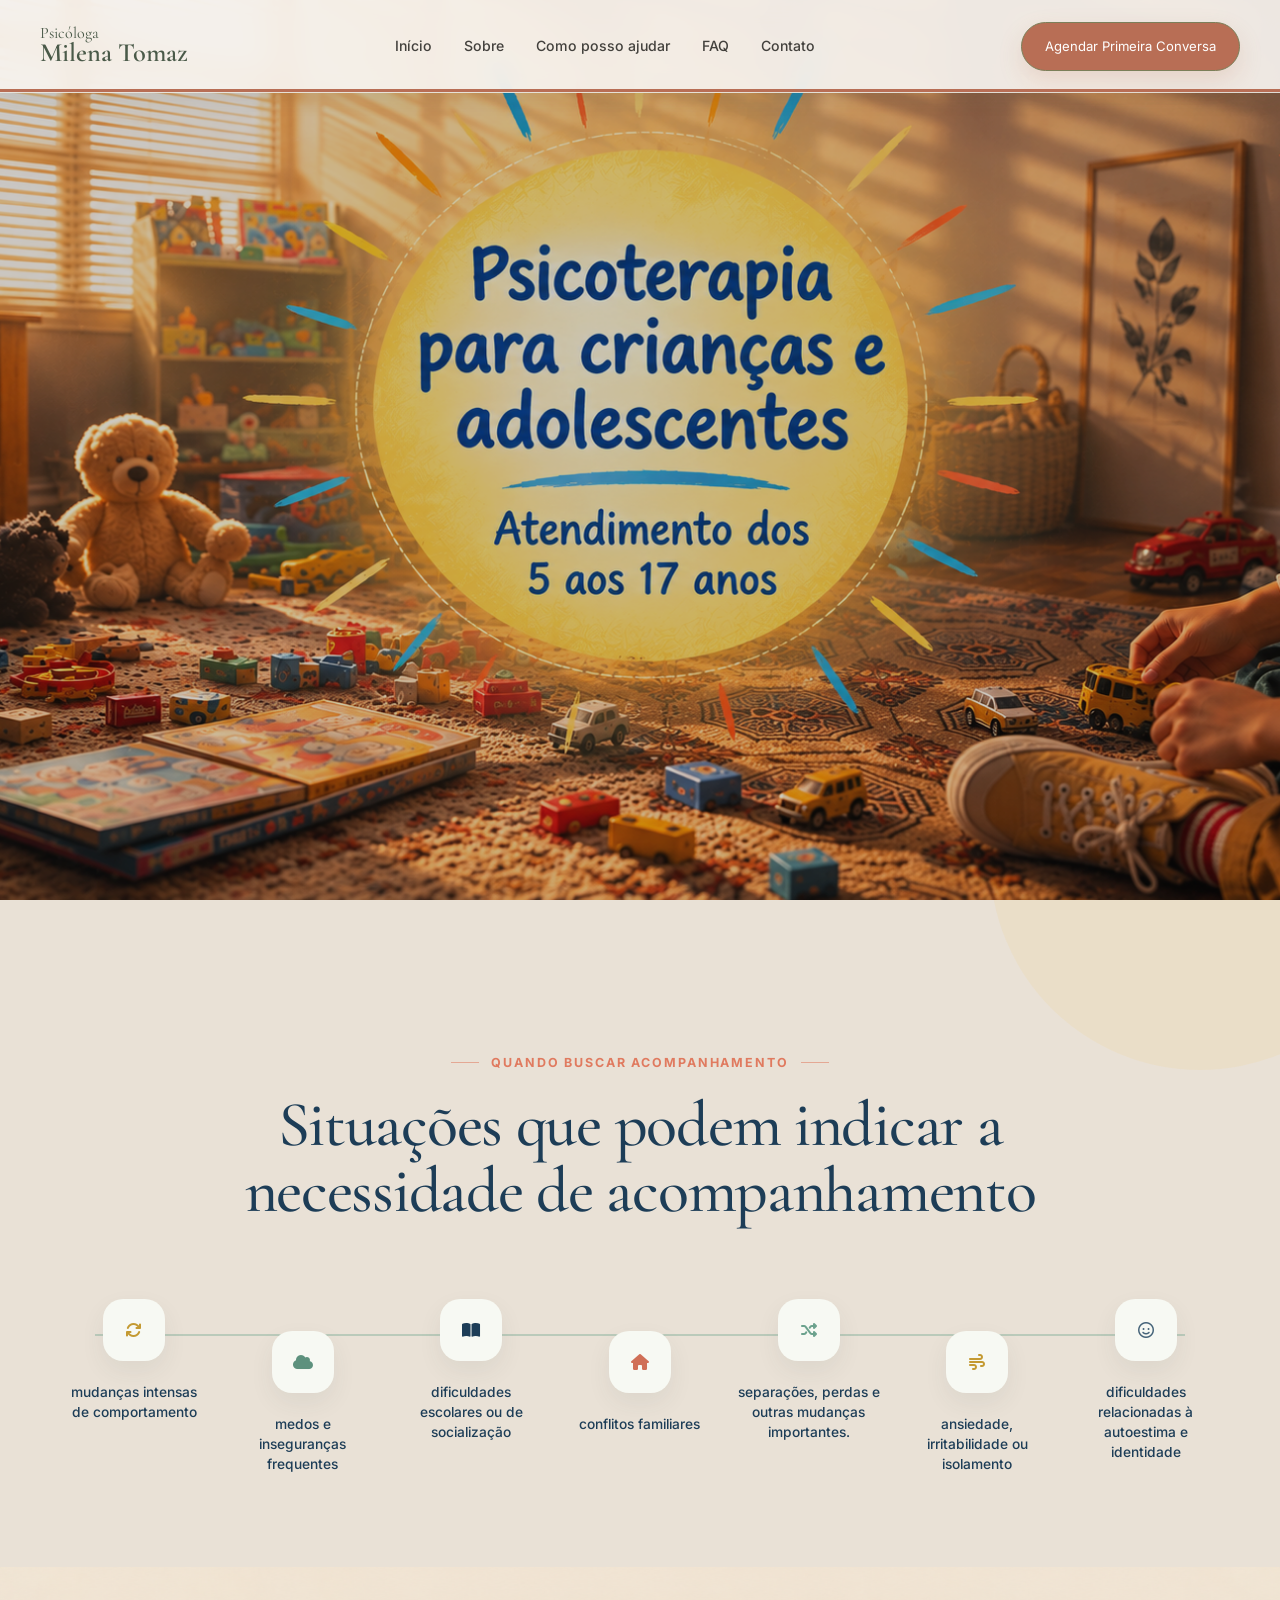
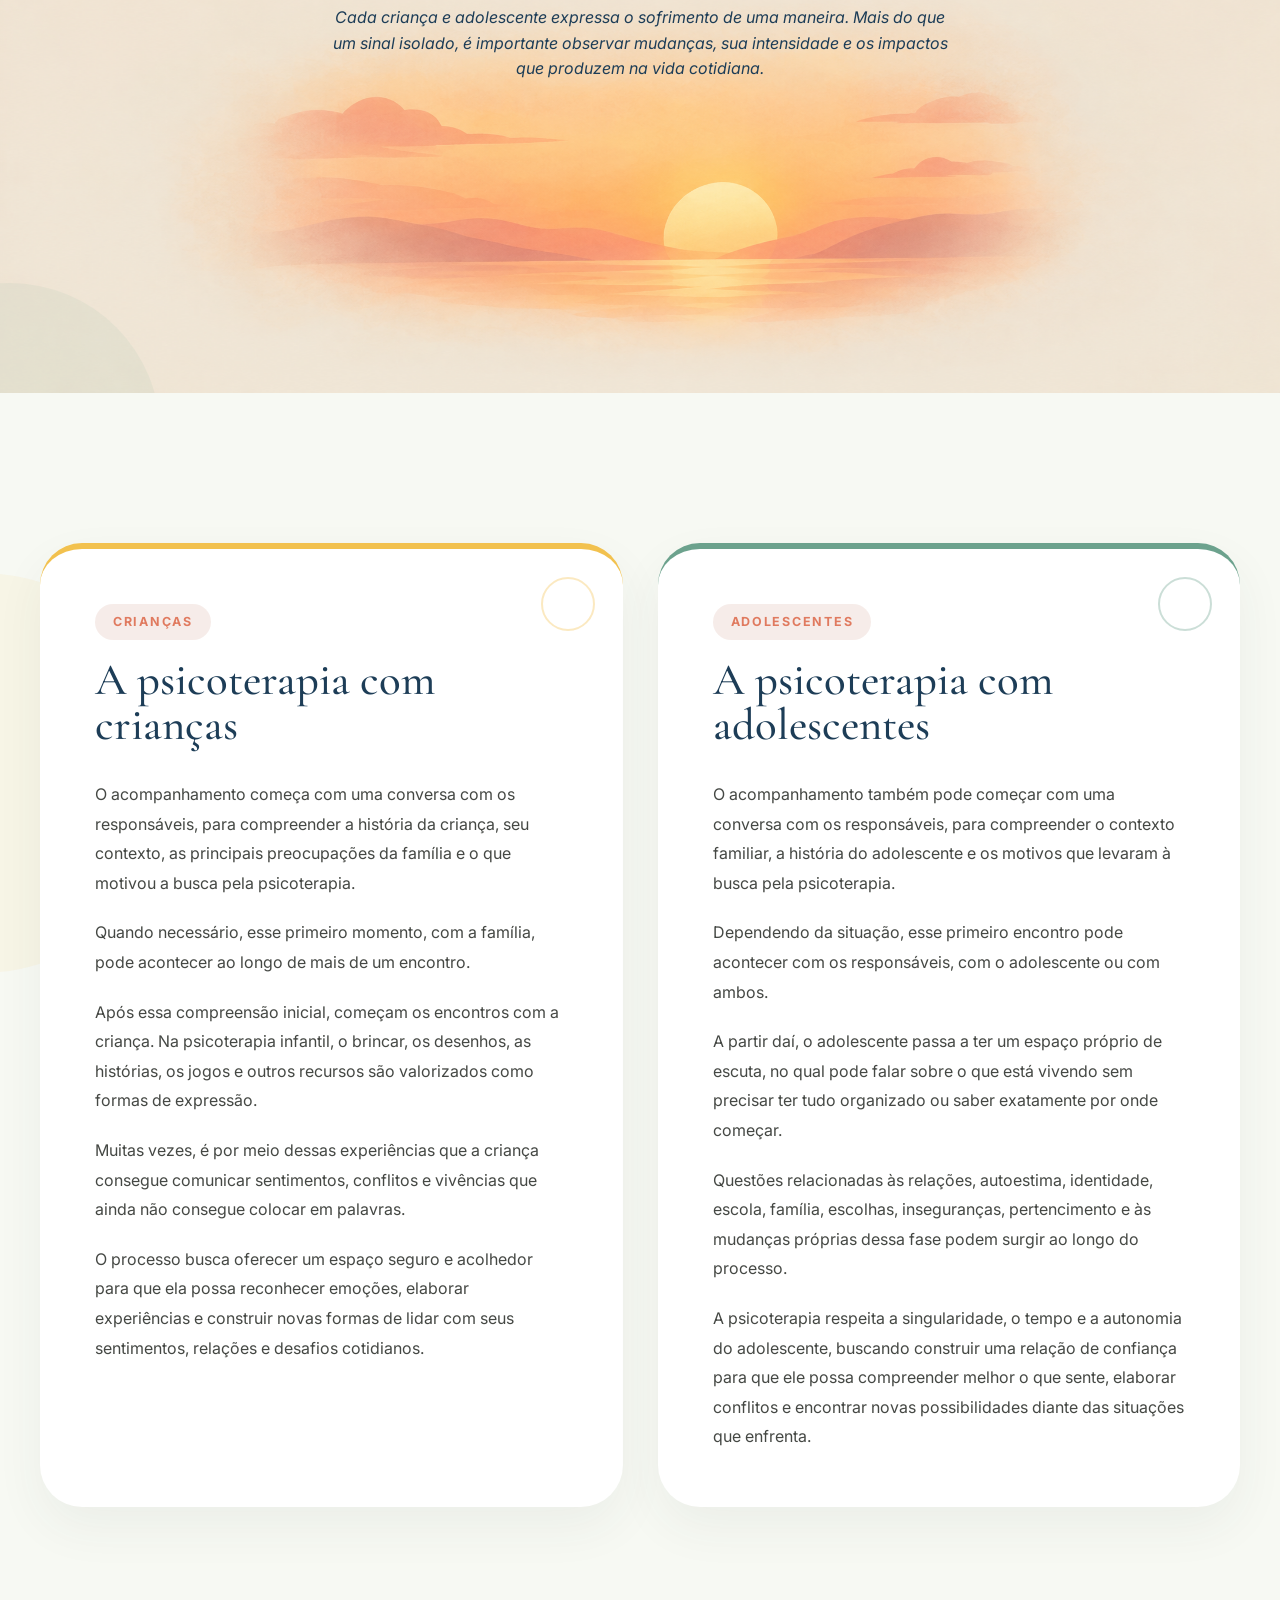
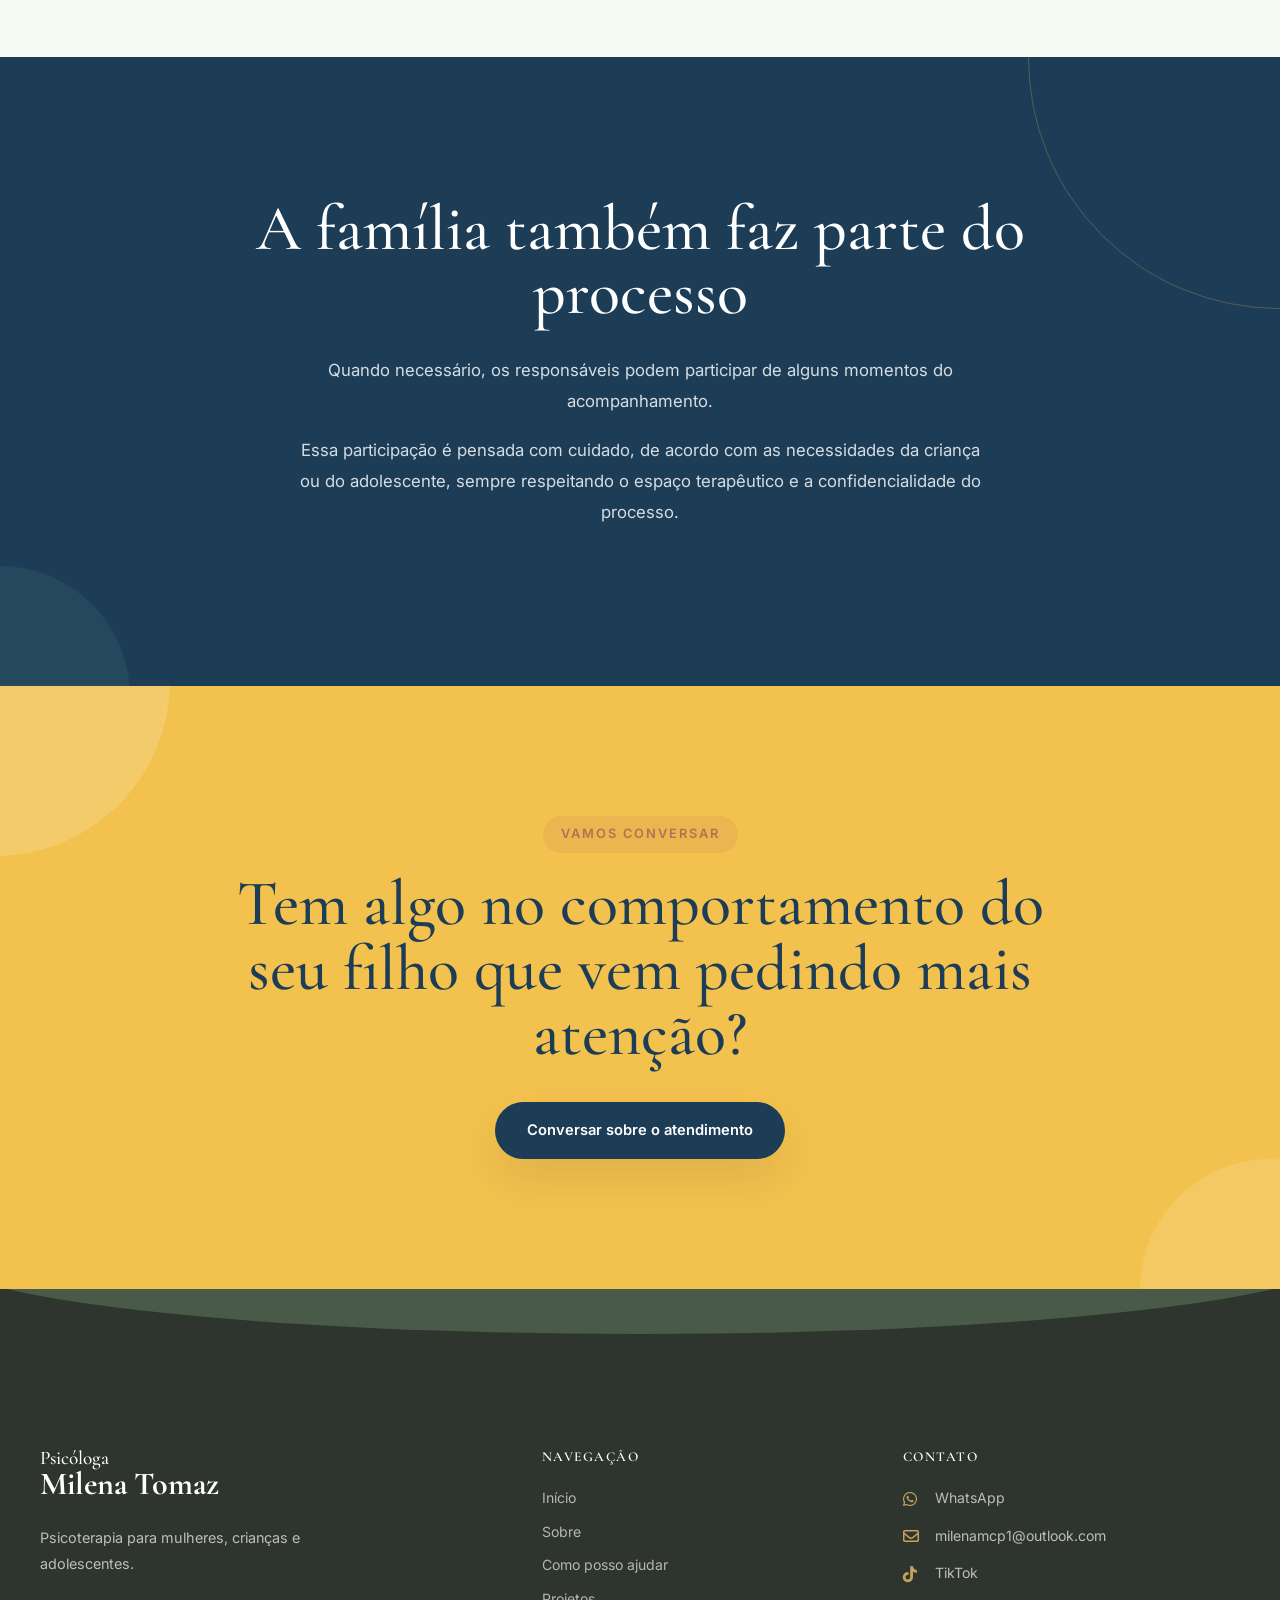
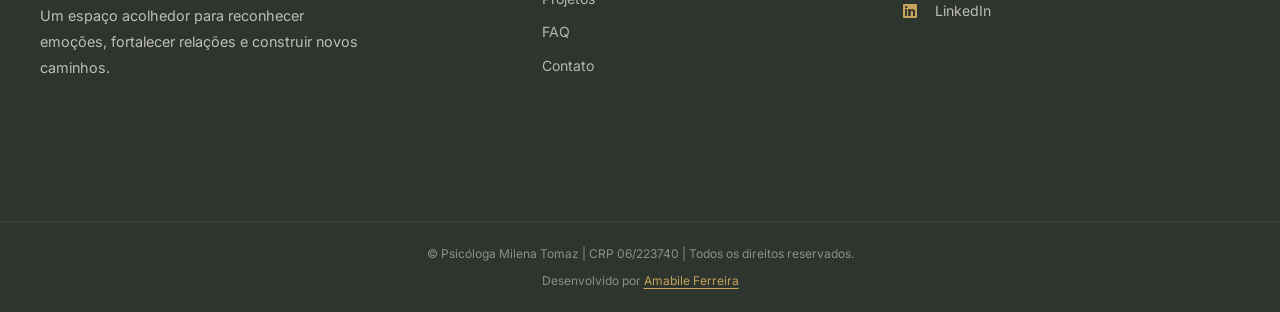
<file: psicoterapia-criancas-adolescentes.html>
<!DOCTYPE html>

<html lang="pt-BR">

<head>

    <!-- Google tag (gtag.js) -->
    <script async src="https://www.googletagmanager.com/gtag/js?id=G-DYNZMGTP31"></script>
    <script>
        window.dataLayer = window.dataLayer || [];
        function gtag() { dataLayer.push(arguments); }
        gtag('js', new Date());

        gtag('config', 'G-DYNZMGTP31');
    </script>

    <!-- ======================================================
         METADADOS
    ======================================================= -->

    <meta charset="UTF-8">

    <meta name="viewport" content="width=device-width, initial-scale=1.0">

    <meta
        name="description"
        content="Psicoterapia para crianças e adolescentes de 5 a 17 anos."
    >

    <title>
        Psicoterapia para crianças e adolescentes | Psicóloga Milena Tomaz
    </title>


    <!-- ======================================================
         FONTES
    ======================================================= -->

    <link rel="preconnect" href="https://fonts.googleapis.com">

    <link
        rel="preconnect"
        href="https://fonts.gstatic.com"
        crossorigin
    >

    <link
        href="https://fonts.googleapis.com/css2?family=Cormorant+Garamond:wght@400;500;600&family=Inter:wght@300;400;500;600&display=swap"
        rel="stylesheet"
    >


    <!-- ======================================================
         ÍCONES
    ======================================================= -->

    <link
        rel="stylesheet"
        href="https://cdnjs.cloudflare.com/ajax/libs/font-awesome/6.5.2/css/all.min.css"
    >


    <!-- ======================================================
         CSS
    ======================================================= -->

    <link rel="stylesheet" href="style.css">

</head>


<body>


    <!-- ======================================================
         HEADER
    ======================================================= -->

    <header id="header">

        <div class="container">

            <!-- LOGO -->

            <a href="index.html" class="logo">

                Psicóloga

                <strong>
                    Milena Tomaz
                </strong>

            </a>


            <!-- MENU DESKTOP -->

            <nav aria-label="Navegação principal">

                <div class="menu">

                    <a href="index.html#home">
                        Início
                    </a>

                    <a href="index.html#sobre">
                        Sobre
                    </a>

                    <a href="index.html#servicos">
                        Como posso ajudar
                    </a>

                    <a href="index.html#faq">
                        FAQ
                    </a>

                    <a href="index.html#contato">
                        Contato
                    </a>

                </div>

            </nav>


            <!-- BOTÃO PRINCIPAL -->

            <a
                href="https://wa.me/5511993265835?text=Ol%C3%A1%21%20Vi%20o%20seu%20site%20e%20gostaria%20de%20mais%20informa%C3%A7%C3%B5es%20sobre%20acompanhamento%20psicol%C3%B3gico."
                class="btn-header"
                target="_blank"
                rel="noopener noreferrer"
            >
                Agendar Primeira Conversa
            </a>


            <!-- MENU MOBILE -->

            <button
                class="menu-mobile"
                id="menu-mobile"
                type="button"
                aria-label="Abrir Menu"
                aria-controls="mobile-nav"
                aria-expanded="false"
            >

                <span></span>
                <span></span>
                <span></span>

            </button>

        </div>

    </header>


    <!-- ======================================================
         MENU MOBILE
    ======================================================= -->

    <nav
        class="mobile-nav"
        id="mobile-nav"
        aria-label="Navegação mobile"
    >

        <a href="index.html#home">
            Início
        </a>

        <a href="index.html#sobre">
            Sobre
        </a>

        <a href="index.html#servicos">
            Como posso ajudar
        </a>

        <a href="index.html#faq">
            FAQ
        </a>

        <a href="index.html#contato">
            Contato
        </a>

    </nav>



    <!-- ======================================================
         CONTEÚDO PRINCIPAL
    ======================================================= -->

    <main>


<!-- =========================================================
     HERO — CRIANÇAS E ADOLESCENTES
========================================================= -->

<section class="hero parallax children-hero-photo" aria-label="Apresentação"
    style="--hero-bg: url('img/hero-criancas-desktop.png');">

    <!-- Camada escura sobre a imagem — bem mais leve que nas
         outras páginas, para manter o clima mais divertido -->
    <div class="overlay children-hero-overlay"></div>

    <h1 class="visually-hidden">
        Psicoterapia para crianças e adolescentes
    </h1>

</section>

<!-- =========================================================
     SINAIS DE ATENÇÃO
========================================================= -->

<section class="children-signs" id="sinais">

    <div class="container">

        <div class="children-signs-intro">

            <span class="section-title">
                Quando buscar acompanhamento
            </span>

            <h2>
                Situações que podem indicar a necessidade de acompanhamento
            </h2>

        </div>


        <div class="children-signs-trail">

            <!-- PASSO 01 -->
            <article class="children-trail-item">

                <div class="children-trail-top">

                    <span class="children-trail-icon">
                        <i class="fa-solid fa-arrows-rotate" aria-hidden="true"></i>
                    </span>

                </div>

                <div class="children-trail-line"></div>

                <p>
                    mudanças intensas de comportamento
                </p>

            </article>


            <!-- PASSO 02 -->
            <article class="children-trail-item">

                <div class="children-trail-top">

                    <span class="children-trail-icon">
                        <i class="fa-solid fa-cloud" aria-hidden="true"></i>
                    </span>

                </div>

                <div class="children-trail-line"></div>

                <p>
                    medos e inseguranças frequentes
                </p>

            </article>


            <!-- PASSO 03 -->
            <article class="children-trail-item">

                <div class="children-trail-top">

                    <span class="children-trail-icon">
                        <i class="fa-solid fa-book-open" aria-hidden="true"></i>
                    </span>

                </div>

                <div class="children-trail-line"></div>

                <p>
                    dificuldades escolares ou de socialização
                </p>

            </article>


            <!-- PASSO 04 -->
            <article class="children-trail-item">

                <div class="children-trail-top">

                    <span class="children-trail-icon">
                        <i class="fa-solid fa-house" aria-hidden="true"></i>
                    </span>

                </div>

                <div class="children-trail-line"></div>

                <p>
                    conflitos familiares
                </p>

            </article>


            <!-- PASSO 05 -->
            <article class="children-trail-item">

                <div class="children-trail-top">

                    <span class="children-trail-icon">
                        <i class="fa-solid fa-shuffle" aria-hidden="true"></i>
                    </span>

                </div>

                <div class="children-trail-line"></div>

                <p>
                    separações, perdas e outras mudanças importantes.
                </p>

            </article>


            <!-- PASSO 06 -->
            <article class="children-trail-item">

                <div class="children-trail-top">

                    <span class="children-trail-icon">
                        <i class="fa-solid fa-wind" aria-hidden="true"></i>
                    </span>

                </div>

                <div class="children-trail-line"></div>

                <p>
                    ansiedade, irritabilidade ou isolamento
                </p>

            </article>


            <!-- PASSO 07 -->
            <article class="children-trail-item">

                <div class="children-trail-top">

                    <span class="children-trail-icon">
                        <i class="fa-regular fa-face-smile" aria-hidden="true"></i>
                    </span>

                </div>

                <div class="children-trail-line"></div>

                <p>
                    dificuldades relacionadas à autoestima e identidade
                </p>

            </article>

        </div>


    </div>


    <!-- FAIXA DO PÔR DO SOL — LARGURA TOTAL -->
    <div class="children-signs-highlight">

        <p class="children-signs-highlight-text">
            Cada criança e adolescente expressa o sofrimento de uma maneira.
            Mais do que um sinal isolado, é importante observar mudanças,
            sua intensidade e os impactos que produzem na vida cotidiana.
        </p>

    </div>

</section>



        <!-- ==================================================
             CRIANÇAS E ADOLESCENTES
        =================================================== -->

        <section class="children-process">

            <div class="container">


                <div class="children-process-grid">


                    <!-- ======================================
                         CRIANÇAS
                    ======================================= -->

                    <article class="children-process-column children-column">

                        <span class="section-tag">
                            Crianças
                        </span>

                        <h2>
                            A psicoterapia com crianças
                        </h2>

                        <p>
                            O acompanhamento começa com uma conversa com os responsáveis, para compreender a história da
                            criança, seu contexto, as principais preocupações da família e o que motivou a busca pela
                            psicoterapia.
                        </p>

                        <p>
                            Quando necessário, esse primeiro momento, com a família, pode acontecer ao longo de mais de um encontro.
                        </p>

                        <p>
                            Após essa compreensão inicial, começam os encontros com a criança. Na psicoterapia infantil,
                            o brincar, os desenhos, as histórias, os jogos e outros recursos são valorizados como formas
                            de expressão.
                        </p>

                        <p>
                            Muitas vezes, é por meio dessas experiências que a criança consegue comunicar sentimentos,
                            conflitos e vivências que ainda não consegue colocar em palavras.
                        </p>

                        <p>
                            O processo busca oferecer um espaço seguro e acolhedor para que ela possa reconhecer
                            emoções, elaborar experiências e construir novas formas de lidar com seus sentimentos,
                            relações e desafios cotidianos.
                        </p>

                    </article>



                    <!-- ======================================
                         ADOLESCENTES
                    ======================================= -->

                    <article class="children-process-column teenagers-column">

                        <span class="section-tag">
                            Adolescentes
                        </span>

                        <h2>
                            A psicoterapia com adolescentes
                        </h2>

                        <p>
                            O acompanhamento também pode começar com uma conversa com os responsáveis, para compreender
                            o contexto familiar, a história do adolescente e os motivos que levaram à busca pela
                            psicoterapia.
                        </p>

                        <p>
                            Dependendo da situação, esse primeiro encontro pode acontecer com os responsáveis, com o
                            adolescente ou com ambos.
                        </p>

                        <p>
                            A partir daí, o adolescente passa a ter um espaço próprio de escuta, no qual pode falar
                            sobre o que está vivendo sem precisar ter tudo organizado ou saber exatamente por onde
                            começar.
                        </p>

                        <p>
                            Questões relacionadas às relações, autoestima, identidade, escola, família, escolhas,
                            inseguranças, pertencimento e às mudanças próprias dessa fase podem surgir ao longo do
                            processo.
                        </p>

                        <p>
                            A psicoterapia respeita a singularidade, o tempo e a autonomia do adolescente, buscando
                            construir uma relação de confiança para que ele possa compreender melhor o que sente,
                            elaborar conflitos e encontrar novas possibilidades diante das situações que enfrenta.
                        </p>

                    </article>

                </div>

            </div>

        </section>



        <!-- ==================================================
             FAMÍLIA
        =================================================== -->

        <section class="children-family">

            <div class="container">

                <div class="children-family-content">


                    <div class="children-family-text">

                        <h2>
                            A família também faz parte do processo
                        </h2>

                        <p>
                            Quando necessário, os responsáveis podem participar de alguns momentos do acompanhamento.
                        </p>

                        <p>
                            Essa participação é pensada com cuidado, de acordo com as necessidades da criança ou do
                            adolescente, sempre respeitando o espaço terapêutico e a confidencialidade do processo.
                        </p>

                    </div>

                </div>

            </div>

        </section>



        <!-- ==================================================
             CHAMADA FINAL
        =================================================== -->

        <section class="children-cta">

            <div class="container">

                <div class="children-cta-content">

                    <span class="section-tag">
                        Vamos conversar
                    </span>

                    <h2>
                        Tem algo no comportamento do seu filho que vem pedindo mais atenção?
                    </h2>

                    <a
                        href="https://wa.me/5511993265835?text=Ol%C3%A1%21%20Vi%20o%20seu%20site%20e%20gostaria%20de%20mais%20informa%C3%A7%C3%B5es%20sobre%20acompanhamento%20psicol%C3%B3gico."
                        class="btn"
                        target="_blank"
                        rel="noopener noreferrer"
                    >
                        Conversar sobre o atendimento
                    </a>

                </div>

            </div>

        </section>


    </main>



    <!-- ======================================================
         RODAPÉ
    ======================================================= -->

    <footer class="footer">

        <div class="container footer-grid">


            <!-- MARCA -->

            <div class="footer-brand">

                <h3>

                    Psicóloga

                    <strong>
                        Milena Tomaz
                    </strong>

                </h3>

                <p>
                    Psicoterapia para mulheres,
                    crianças e adolescentes.

                    <br><br>

                    Um espaço acolhedor para
                    reconhecer emoções,
                    fortalecer relações
                    e construir novos caminhos.
                </p>

            </div>



            <!-- NAVEGAÇÃO -->

            <div class="footer-links">

                <h4>
                    Navegação
                </h4>

                <div class="footer-menu">

                    <a href="index.html#home">
                        Início
                    </a>

                    <a href="index.html#sobre">
                        Sobre
                    </a>

                    <a href="index.html#servicos">
                        Como posso ajudar
                    </a>

                    <a href="index.html#projetos">
                        Projetos
                    </a>

                    <a href="index.html#faq">
                        FAQ
                    </a>

                    <a href="index.html#contato">
                        Contato
                    </a>

                </div>

            </div>



            <!-- CONTATOS -->

            <div class="footer-contact">

                <h4>
                    Contato
                </h4>

                <div class="footer-contact-list">


                    <div class="footer-contact-item">

                        <i class="fa-brands fa-whatsapp"></i>

                        <a
                            href="https://wa.me/5511993265835?text=Ol%C3%A1%21%20Vi%20o%20seu%20site%20e%20gostaria%20de%20mais%20informa%C3%A7%C3%B5es%20sobre%20acompanhamento%20psicol%C3%B3gico."
                            target="_blank"
                            rel="noopener noreferrer"
                        >
                            WhatsApp
                        </a>

                    </div>


                    <div class="footer-contact-item">

                        <i class="fa-regular fa-envelope"></i>

                        <a href="mailto:milenamcp1@outlook.com">
                            milenamcp1@outlook.com
                        </a>

                    </div>


                    <div class="footer-contact-item">

                        <i class="fa-brands fa-tiktok"></i>

                        <a
                            href="https://www.tiktok.com/@milenatomaz.psi?_r=1&amp;_t=ZS-99oEIDYCB5I"
                            target="_blank"
                            rel="noopener noreferrer"
                        >
                            TikTok
                        </a>

                    </div>


                    <div class="footer-contact-item">

                        <i class="fa-brands fa-linkedin"></i>

                        <a
                            href="https://www.linkedin.com/in/milena-tomaz-0a492913b?utm_source=share_via&amp;utm_content=profile&amp;utm_medium=member_android"
                            target="_blank"
                            rel="noopener noreferrer"
                        >
                            LinkedIn
                        </a>

                    </div>

                </div>

            </div>

        </div>



        <!-- RODAPÉ INFERIOR -->

        <div class="footer-bottom">

            <div class="container">

                <p>
                    © Psicóloga Milena Tomaz | CRP 06/223740 | Todos os direitos reservados.
                </p>

                <p class="footer-credit">
                    Desenvolvido por
                    <a href="https://wa.me/5511941161749?text=Oi%21%20Vi%20o%20site%20da%20Milena%20e%20queria%20fazer%20uma%20cota%C3%A7%C3%A3o."
                        target="_blank" rel="noopener noreferrer">
                        Amabile Ferreira
                    </a>
                </p>

            </div>

        </div>

    </footer>



    <!-- ======================================================
         JAVASCRIPT
    ======================================================= -->

    <script src="script.js"></script>

</body>

</html>
</file>
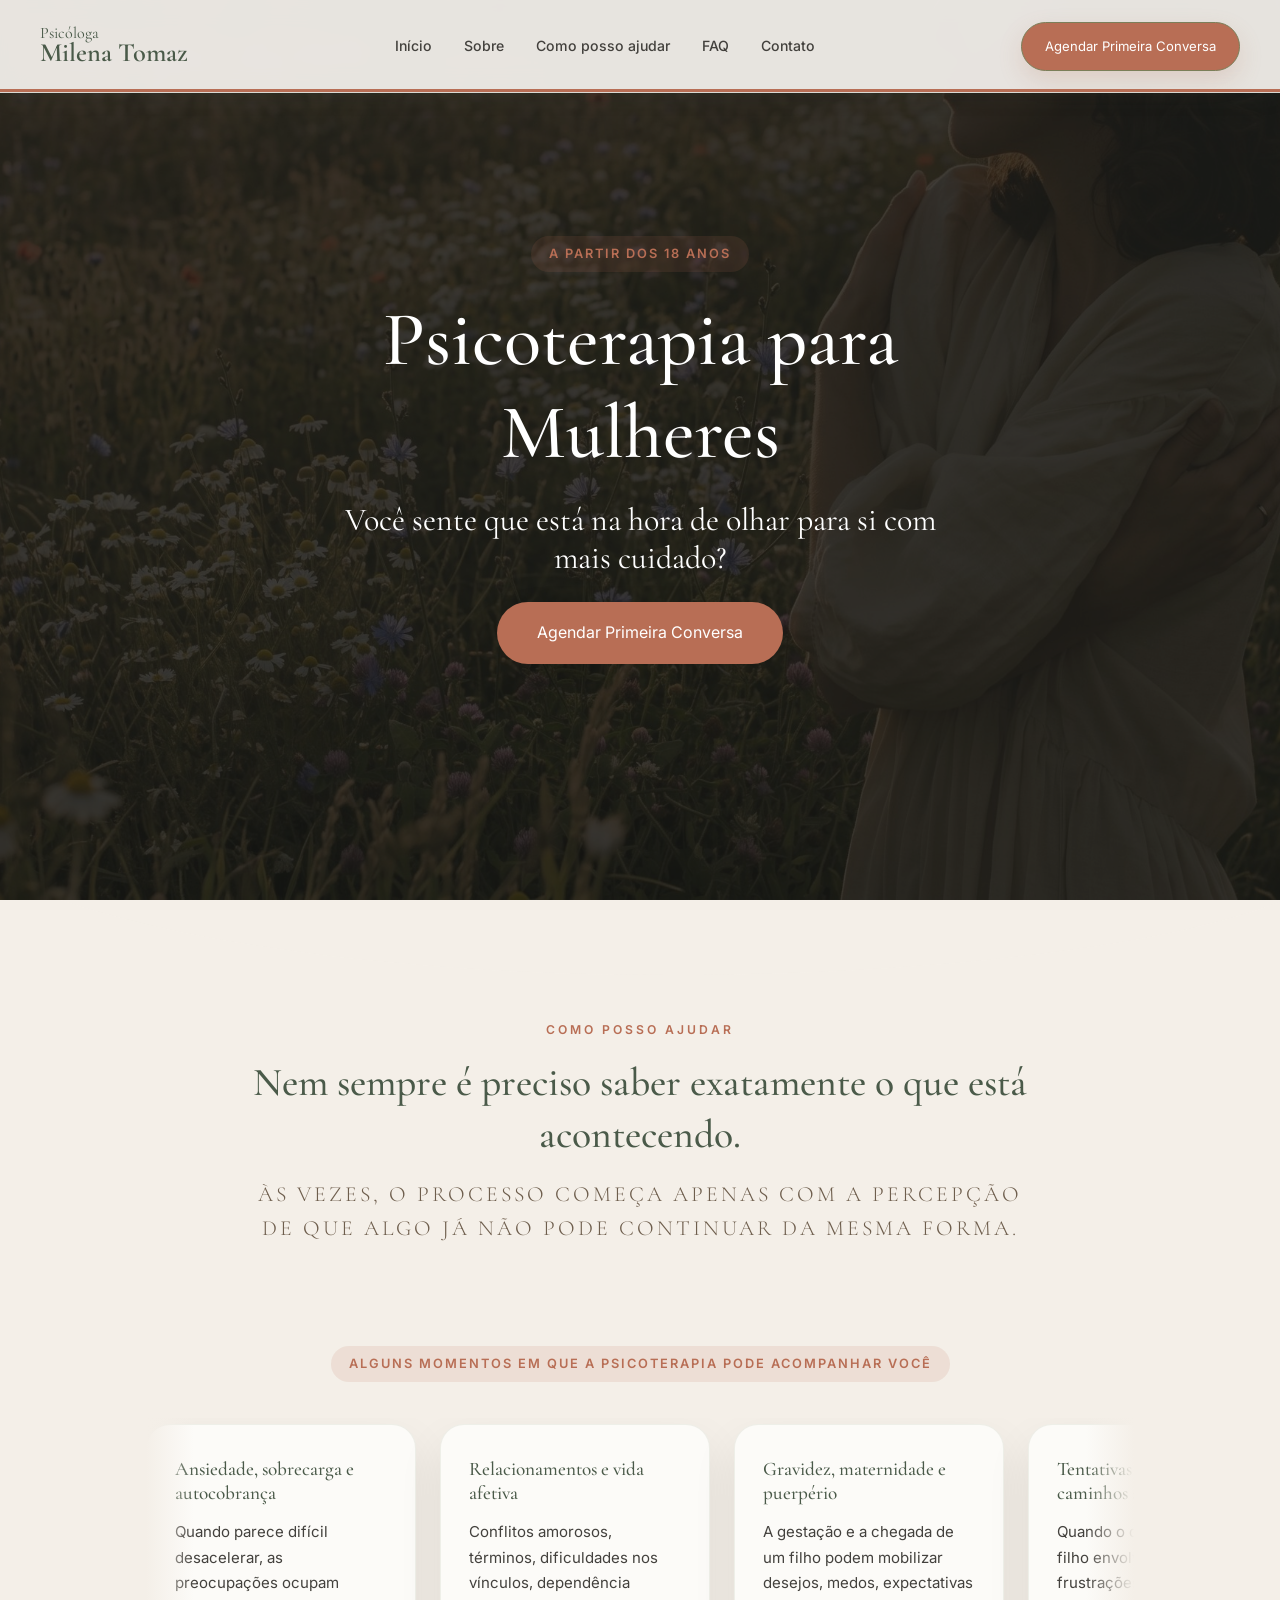
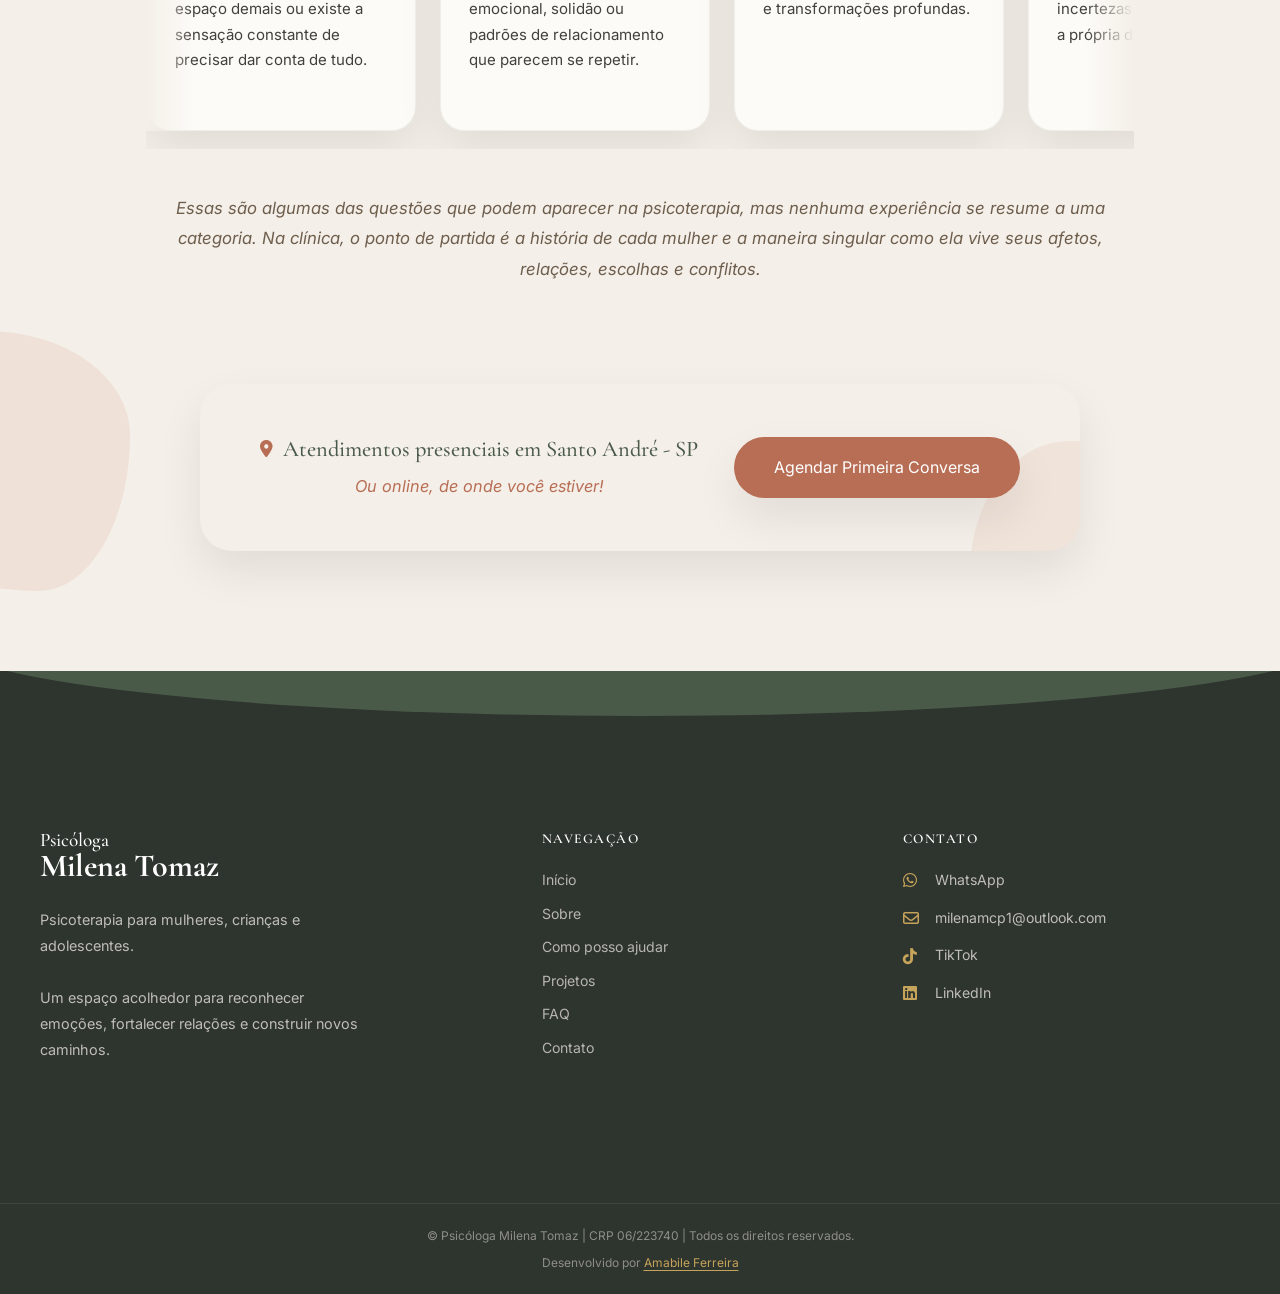
<file: psicoterapia-mulheres.html>
<!DOCTYPE html>

<html lang="pt-BR">

<head>

    <!-- Google tag (gtag.js) -->
    <script async src="https://www.googletagmanager.com/gtag/js?id=G-DYNZMGTP31"></script>
    <script>
        window.dataLayer = window.dataLayer || [];
        function gtag() { dataLayer.push(arguments); }
        gtag('js', new Date());

        gtag('config', 'G-DYNZMGTP31');
    </script>

    <!-- ======================================================
         METADADOS
    ======================================================= -->

    <meta charset="UTF-8">

    <meta name="viewport" content="width=device-width, initial-scale=1.0">

    <meta name="description"
        content="Psicoterapia para mulheres a partir dos 18 anos, com atendimentos presenciais e online.">

    <title>
        Psicoterapia para mulheres | Psicóloga Milena Tomaz
    </title>


    <!-- ======================================================
         FONTES
    ======================================================= -->

    <link rel="preconnect" href="https://fonts.googleapis.com">

    <link rel="preconnect" href="https://fonts.gstatic.com" crossorigin>

    <link
        href="https://fonts.googleapis.com/css2?family=Cormorant+Garamond:wght@400;500;600&family=Inter:wght@300;400;500;600&display=swap"
        rel="stylesheet">


    <!-- ======================================================
         ÍCONES
    ======================================================= -->

    <link rel="stylesheet" href="https://cdnjs.cloudflare.com/ajax/libs/font-awesome/6.5.2/css/all.min.css">


    <!-- ======================================================
         CSS
    ======================================================= -->

    <link rel="stylesheet" href="style.css">

</head>


<body id="page-mulheres">


    <!-- ======================================================
         HEADER
    ======================================================= -->

    <header id="header">

        <div class="container">

            <!-- LOGO -->

            <a href="index.html" class="logo">

                Psicóloga

                <strong>
                    Milena Tomaz
                </strong>

            </a>


            <!-- MENU DESKTOP -->

            <nav aria-label="Navegação principal">

                <div class="menu">

                    <a href="index.html#home">
                        Início
                    </a>

                    <a href="index.html#sobre">
                        Sobre
                    </a>

                    <a href="index.html#servicos">
                        Como posso ajudar
                    </a>

                    <a href="index.html#faq">
                        FAQ
                    </a>

                    <a href="index.html#contato">
                        Contato
                    </a>

                </div>

            </nav>


            <!-- BOTÃO PRINCIPAL -->

            <a href="https://wa.me/5511993265835?text=Ol%C3%A1%21%20Vi%20o%20seu%20site%20e%20gostaria%20de%20mais%20informa%C3%A7%C3%B5es%20sobre%20acompanhamento%20psicol%C3%B3gico." class="btn-header" target="_blank" rel="noopener noreferrer">
                Agendar Primeira Conversa
            </a>


            <!-- MENU MOBILE -->

            <button class="menu-mobile" id="menu-mobile" type="button" aria-label="Abrir Menu"
                aria-controls="mobile-nav" aria-expanded="false">

                <span></span>
                <span></span>
                <span></span>

            </button>

        </div>

    </header>


    <!-- ======================================================
         MENU MOBILE
    ======================================================= -->

    <nav class="mobile-nav" id="mobile-nav" aria-label="Navegação mobile">

        <a href="index.html#home">
            Início
        </a>

        <a href="index.html#sobre">
            Sobre
        </a>

        <a href="index.html#servicos">
            Como posso ajudar
        </a>

        <a href="index.html#faq">
            FAQ
        </a>

        <a href="index.html#contato">
            Contato
        </a>

    </nav>


    <main>


        <!-- ======================================================
             HERO
        ======================================================= -->

        <section class="hero parallax" id="home" aria-label="Apresentação"
            style="--hero-bg: url('img/mulher.hero.jpg');">

            <!-- CAMADA ESCURA SOBRE A IMAGEM -->

            <div class="overlay"></div>


            <!-- CONTEÚDO DO HERO -->

            <div class="hero-content women-hero-content">

                <span class="section-tag">
                    A partir dos 18 anos
                </span>

                <h1>
                    Psicoterapia para Mulheres
                </h1>

                <h2>
                    Você sente que está na hora de olhar para si com mais cuidado?
                </h2>


                <div class="hero-buttons">

                    <a href="https://wa.me/5511993265835?text=Ol%C3%A1%21%20Vi%20o%20seu%20site%20e%20gostaria%20de%20mais%20informa%C3%A7%C3%B5es%20sobre%20acompanhamento%20psicol%C3%B3gico." class="btn" target="_blank" rel="noopener noreferrer">
                        Agendar Primeira Conversa
                    </a>

                </div>

            </div>


        </section>


        <!-- ======================================================
             COMO POSSO AJUDAR
        ======================================================= -->

        <section class="services wave-section" id="servicos">

            <div class="container">

              <div class="women-section-inner">


                <!-- TÍTULO DA SEÇÃO -->

                <div class="section-title women-help-title reveal">

                    <span>
                        Como posso ajudar
                    </span>


                    <h2 class="women-help-heading">
                        <strong>
                            Nem sempre é preciso saber exatamente o que está acontecendo.
                        </strong>
                        <span class="women-help-light">
                            Às vezes, o processo começa apenas com a percepção de que algo
                            já não pode continuar da mesma forma.
                        </span>
                    </h2>

                </div>


                <!-- ==================================================
                     MOMENTOS EM QUE A PSICOTERAPIA PODE ACOMPANHAR VOCÊ
                =================================================== -->

                <div class="women-moments">

                    <span class="section-tag women-moments-tag">
                        Alguns momentos em que a psicoterapia pode acompanhar você
                    </span>


                    <div class="women-moments-track-wrap">
                      <div class="women-moments-track">

                        <article class="women-moment-card">
                            <h3>Ansiedade, sobrecarga e autocobrança</h3>
                            <p>
                                Quando parece difícil desacelerar, as preocupações ocupam
                                espaço demais ou existe a sensação constante de precisar
                                dar conta de tudo.
                            </p>
                        </article>

                        <article class="women-moment-card">
                            <h3>Relacionamentos e vida afetiva</h3>
                            <p>
                                Conflitos amorosos, términos, dificuldades nos vínculos,
                                dependência emocional, solidão ou padrões de relacionamento
                                que parecem se repetir.
                            </p>
                        </article>

                        <article class="women-moment-card">
                            <h3>Gravidez, maternidade e puerpério</h3>
                            <p>
                                A gestação e a chegada de um filho podem mobilizar desejos,
                                medos, expectativas e transformações profundas.
                            </p>
                        </article>

                        <article class="women-moment-card">
                            <h3>Tentativas de engravidar e os caminhos até a maternidade</h3>
                            <p>
                                Quando o desejo de ter um filho envolve espera, frustrações,
                                tratamentos, incertezas ou questões sobre a própria decisão
                                de ser mãe.
                            </p>
                        </article>

                        <article class="women-moment-card">
                            <h3>Carreira, escolhas e mudanças de vida</h3>
                            <p>
                                Dúvidas profissionais, mudanças de carreira, relações de
                                trabalho, pressão por desempenho e momentos em que é preciso
                                repensar escolhas e projetos de vida.
                            </p>
                        </article>

                        <article class="women-moment-card">
                            <h3>Autoestima, identidade e relação consigo mesma</h3>
                            <p>
                                Questões relacionadas à própria imagem, inseguranças,
                                autoconhecimento e à forma como você se percebe e se
                                posiciona diante dos outros.
                            </p>
                        </article>

                        <article class="women-moment-card">
                            <h3>Luto, perdas e mudanças</h3>
                            <p>
                                A elaboração de perdas, separações e acontecimentos que
                                marcam uma passagem importante na vida.
                            </p>
                        </article>

                      </div>
                    </div>


                    <p class="women-moments-closing">
                        Essas são algumas das questões que podem aparecer na psicoterapia,
                        mas nenhuma experiência se resume a uma categoria. Na clínica, o
                        ponto de partida é a história de cada mulher e a maneira singular
                        como ela vive seus afetos, relações, escolhas e conflitos.
                    </p>

                </div>


                <!-- ==================================================
                     ATENDIMENTO PRESENCIAL OU ONLINE
                =================================================== -->

                <div class="women-location-box">

                    <div class="women-location-text">
                        <h3>
                            <i class="fa-solid fa-location-dot" aria-hidden="true"></i>
                            Atendimentos presenciais em Santo André - SP
                        </h3>

                        <p class="women-location-online">
                            Ou online, de onde você estiver!
                        </p>
                    </div>

                    <a href="https://wa.me/5511993265835?text=Ol%C3%A1%21%20Vi%20o%20seu%20site%20e%20gostaria%20de%20mais%20informa%C3%A7%C3%B5es%20sobre%20acompanhamento%20psicol%C3%B3gico." class="btn" target="_blank" rel="noopener noreferrer">
                        Agendar Primeira Conversa
                    </a>

                </div>

              </div>

            </div>

        </section>

    </main>


    <!-- ======================================================
         RODAPÉ
    ======================================================= -->

    <footer class="footer">

        <div class="container footer-grid">


            <!-- ==================================================
                 MARCA
            =================================================== -->

            <div class="footer-brand">

                <h3>

                    Psicóloga

                    <strong>
                        Milena Tomaz
                    </strong>

                </h3>


                <p>
                    Psicoterapia para mulheres,
                    crianças e adolescentes.

                    <br><br>

                    Um espaço acolhedor para
                    reconhecer emoções,
                    fortalecer relações
                    e construir novos caminhos.
                </p>

            </div>


            <!-- ==================================================
                 NAVEGAÇÃO
            =================================================== -->

            <div class="footer-links">

                <h4>
                    Navegação
                </h4>


                <div class="footer-menu">

                    <a href="index.html#home">
                        Início
                    </a>

                    <a href="index.html#sobre">
                        Sobre
                    </a>

                    <a href="index.html#servicos">
                        Como posso ajudar
                    </a>

                    <a href="index.html#projetos">
                        Projetos
                    </a>

                    <a href="index.html#faq">
                        FAQ
                    </a>

                    <a href="index.html#contato">
                        Contato
                    </a>

                </div>

            </div>


            <!-- ==================================================
                 CONTATOS
            =================================================== -->

            <div class="footer-contact">

                <h4>
                    Contato
                </h4>


                <div class="footer-contact-list">

                    <div class="footer-contact-item">

                        <i class="fa-brands fa-whatsapp"></i>

                        <a href="https://wa.me/5511993265835?text=Ol%C3%A1%21%20Vi%20o%20seu%20site%20e%20gostaria%20de%20mais%20informa%C3%A7%C3%B5es%20sobre%20acompanhamento%20psicol%C3%B3gico." target="_blank" rel="noopener noreferrer">
                            WhatsApp
                        </a>

                    </div>


                    <div class="footer-contact-item">

                        <i class="fa-regular fa-envelope"></i>

                        <a href="mailto:milenamcp1@outlook.com">
                            milenamcp1@outlook.com
                        </a>

                    </div>


                    <div class="footer-contact-item">

                        <i class="fa-brands fa-tiktok"></i>

                        <a href="https://www.tiktok.com/@milenatomaz.psi?_r=1&amp;_t=ZS-99oEIDYCB5I" target="_blank" rel="noopener noreferrer">
                            TikTok
                        </a>

                    </div>


                    <div class="footer-contact-item">

                        <i class="fa-brands fa-linkedin"></i>

                        <a href="https://www.linkedin.com/in/milena-tomaz-0a492913b?utm_source=share_via&amp;utm_content=profile&amp;utm_medium=member_android" target="_blank" rel="noopener noreferrer">
                            LinkedIn
                        </a>

                    </div>

                </div>

            </div>

        </div>


        <!-- ==================================================
             RODAPÉ INFERIOR
        =================================================== -->

        <div class="footer-bottom">

            <div class="container">

                <p>
                    © Psicóloga Milena Tomaz | CRP 06/223740 | Todos os direitos reservados.
                </p>

                <p class="footer-credit">
                    Desenvolvido por
                    <a href="https://wa.me/5511941161749?text=Oi%21%20Vi%20o%20site%20da%20Milena%20e%20queria%20fazer%20uma%20cota%C3%A7%C3%A3o."
                        target="_blank" rel="noopener noreferrer">
                        Amabile Ferreira
                    </a>
                </p>

            </div>

        </div>

    </footer>


    <!-- ======================================================
         JAVASCRIPT
    ======================================================= -->

    <script src="script.js"></script>

</body>

</html>
</file>
<file: style.css>
/*=========================================================
PSICÓLOGA MILENA TOMAZ
STYLE.CSS
VERSÃO ORGÂNICA / BOTÂNICA
=========================================================*/


/*=========================================================
RESET
=========================================================*/

* {
    margin: 0;
    padding: 0;
    box-sizing: border-box;
}

html {
    scroll-behavior: smooth;
    overflow-x: hidden;
}

body {
    font-family: 'Inter', sans-serif;
    background: var(--white);
    color: var(--text);
    line-height: 1.6;
    overflow-x: hidden;
}

img {
    display: block;
    max-width: 100%;
}

a {
    text-decoration: none;
    color: inherit;
}

ul {
    list-style: none;
}

button {
    border: none;
    background: none;
    cursor: pointer;
    font: inherit;
}


/*=========================================================
VARIÁVEIS
=========================================================*/

:root {

    /* FUNDOS */

    --linho: #F4EFE8;
    --aveia: #E8E0D3;
    --white: #FCFBF8;


    /* VERDES */

    --olive: #7B7F59;
    --forest: #4A5A49;
    --green-soft: #DDE2D5;


    /* CORES DE DESTAQUE */

    --terracotta: #B86E55;
    --terracotta-light: #D9A18D;

    --ocre: #C5A35A;
    --ocre-light: #E9DEC3;


    /* MARROM / NEUTRO */

    --brown: #6E5E4D;
    --gray: #8A867E;


    /* TEXTO */

    --text: #43413D;


    /* SOMBRAS */

    --shadow: 0 20px 45px rgba(0, 0, 0, .08);

    --shadow-hover: 0 35px 65px rgba(0, 0, 0, .12);


    /* ESTRUTURA */

    --radius: 18px;

    --transition: .45s ease;

    --container: 1200px;

}


/*=========================================================
TIPOGRAFIA
=========================================================*/

h1,
h2,
h3,
h4 {

    font-family: 'Cormorant Garamond', serif;

    color: var(--forest);

    line-height: 1.2;

    font-weight: 500;

}

h4 {

    font-weight: 600;

}

h1 {

    font-size: 4.8rem;

}

h2 {

    font-size: 3rem;

}

h3 {

    font-size: 1.8rem;

}

p {

    color: var(--text);

}


/*=========================================================
TÍTULOS DAS SEÇÕES
=========================================================*/

.section-title {

    text-align: center;

    margin-bottom: 80px;

    position: relative;

    z-index: 2;

}

.section-title span {

    display: inline-block;

    color: var(--terracotta);

    text-transform: uppercase;

    letter-spacing: 2px;

    font-size: .82rem;

    font-weight: 600;

    margin-bottom: 16px;

}

.section-title h2 {

    max-width: 780px;

    margin: auto;

}


/*=========================================================
CONTAINER
=========================================================*/

.container {

    width: min(calc(100% - 40px), var(--container));

    margin: auto;

}


/*=========================================================
SEÇÕES
=========================================================*/

section {

    padding: 120px 0;

    position: relative;

}


/*=========================================================
HEADER
=========================================================*/

header {
    position: fixed;
    top: 0;
    left: 0;
    width: 100%;

    background: rgba(248, 245, 240, .96);

    backdrop-filter: blur(16px);
    -webkit-backdrop-filter: blur(16px);

    box-shadow: 0 6px 20px rgba(74, 90, 73, .07);

    z-index: 9999;
}

/* LINHA INFERIOR DO HEADER */

header::after {
    content: "";
    position: absolute;

    bottom: 0;
    left: 0;

    width: 100%;
    height: 3px;

    background: #B86E55;
}

header .container {
    height: 92px;

    display: flex;
    justify-content: space-between;
    align-items: center;
}


/*=========================================================
LOGO
=========================================================*/

.logo {

    display: flex;

    flex-direction: column;

    font-family: 'Cormorant Garamond', serif;

    color: var(--forest);

}

.logo strong {

    font-size: 2rem;

    line-height: 1;

}

.logo span {

    font-size: .95rem;

    letter-spacing: .08em;

}


/*=========================================================
MENU DESKTOP
=========================================================*/

.menu {

    display: flex;

    gap: 42px;

}

.menu a {

    position: relative;

    color: var(--forest);

    font-size: .95rem;

    font-weight: 500;

    transition: var(--transition);

}

.menu a:hover {

    color: var(--terracotta);

}

.menu a::after {

    content: "";

    position: absolute;

    left: 0;

    bottom: -8px;

    width: 0;

    height: 2px;

    border-radius: 50%;

    background: var(--terracotta);

    transition: var(--transition);

}

.menu a:hover::after,
.menu a.active::after {

    width: 100%;

}

.menu a.active {

    color: var(--terracotta);

}


/*=========================================================
BOTÃO HEADER
=========================================================*/

.btn-header {

    padding: 14px 28px;

    border-radius: 50px;

    border: 1px solid var(--olive);

    color: var(--forest);

    transition: var(--transition);

}

.btn-header:hover {

    background: var(--terracotta);

    border-color: var(--terracotta);

    color: #fff;

    transform: translateY(-2px);

}


/*=========================================================
MENU MOBILE
=========================================================*/

.menu-mobile {

    display: none;

    flex-direction: column;

    gap: 6px;

}

.menu-mobile span {

    width: 30px;

    height: 2px;

    background: var(--forest);

    border-radius: 50%;

    transition: .3s;

}


/*=========================================================
HERO
=========================================================*/

.hero {
    min-height: 100vh;
    display: flex;
    justify-content: center;
    align-items: center;
    text-align: center;
    position: relative;
    background-image: var(--hero-bg, url("img/hero.jpg"));
    background-size: cover;
    background-position: center;
    background-attachment: fixed;
    overflow: hidden;
}

/*=========================================================
ONDA SUAVE NO FINAL DO HERO
=========================================================*/

.hero-wave {
    position: absolute;
    left: 0;
    bottom: -1px;
    width: 100%;
    height: 55px;
    z-index: 4;
    line-height: 0;
    pointer-events: none;
}

.hero-wave svg {
    display: block;
    width: 100%;
    height: 100%;
}

.hero-wave path {
    fill: var(--white);
}

/*=========================================================
CAMADA ESCURA & CONTEÚDO
=========================================================*/

.overlay {
    position: absolute;
    inset: 0;
    background: rgba(28, 30, 27, 0.65);
    /* Aumentado para 65% de opacidade */
    z-index: 1;
    /* Garante a ordem correta entre o fundo e os textos */
}

.hero-content {
    position: relative;
    z-index: 5;
    max-width: 850px;
    color: white;
    padding: 20px;
}

.subtitle {
    display: inline-block;
    letter-spacing: 4px;
    text-transform: uppercase;
    margin-bottom: 25px;
    font-size: .8rem;
}

.hero h1 {
    color: white;
    margin-bottom: 18px;
}

.hero h2 {
    color: white;
    font-size: 2rem;
    font-weight: 400;
    margin-bottom: 25px;
}

.hero p {
    color: rgba(255, 255, 255, .92);
    font-size: 1.1rem;
    max-width: 700px;
    margin: auto auto 45px;
}


/*=========================================================
BOTÕES
=========================================================*/

.hero-buttons {

    display: flex;

    justify-content: center;

    gap: 20px;

    flex-wrap: wrap;

}

.btn {

    display: inline-flex;

    justify-content: center;

    align-items: center;

    padding: 18px 40px;

    background: var(--terracotta);

    color: white;

    border-radius: 60px;

    transition: var(--transition);

    box-shadow: var(--shadow);

}

.btn:hover {

    transform: translateY(-6px);

    box-shadow: var(--shadow-hover);

}

.btn-outline {

    display: inline-flex;

    justify-content: center;

    align-items: center;

    padding: 18px 40px;

    border-radius: 60px;

    border: 1px solid rgba(255, 255, 255, .7);

    color: white;

    transition: var(--transition);

}

.btn-outline:hover {

    background: white;

    color: var(--forest);

}


/*=========================================================
SCROLL INDICATOR
=========================================================*/

.scroll-indicator {

    position: absolute;

    bottom: 35px;

    left: 50%;

    transform: translateX(-50%);

}

.scroll-indicator span {

    display: block;

    width: 2px;

    height: 70px;

    background: white;

    animation: scroll 2s infinite;

}

@keyframes scroll {

    0% {

        opacity: 0;

        transform: translateY(-10px);

    }

    50% {

        opacity: 1;

    }

    100% {

        opacity: 0;

        transform: translateY(20px);

    }

}


/*=========================================================
FRASE
=========================================================*/

.quote {

    height: 60px;

    padding: 0;

    margin: 0;

    background: var(--white);

    position: relative;

    overflow: visible;

    z-index: 10;

}

/*=========================================================
TRANSIÇÃO EM ONDA — FRASE → SERVIÇOS
=========================================================*/

.wave-transition {

    position: relative;

    width: 100%;

    height: 75px;

    margin-top: -1px;

    overflow: hidden;

    line-height: 0;

    background: var(--white);

    z-index: 5;

}


.wave-transition svg {

    display: block;

    width: 100%;

    height: 100%;

}


.wave-transition path {

    fill: var(--linho);

}


.quote .container {

    width: 100%;

    height: 100%;

    position: relative;

    z-index: 5;

}


.quote p {

    position: absolute;

    top: 25px;

    left: 50%;

    transform: translateX(-50%);

    width: 900px;

    max-width: 90%;

    margin: 0;

    text-align: center;

    font-family: 'Cormorant Garamond', serif;

    font-size: 2rem;

    line-height: 1.2;

    font-style: italic;

    color: var(--forest);

    z-index: 20;

}


/*=========================================================
COMO POSSO AJUDAR
=========================================================*/

.services {

    background: var(--linho);

    overflow: hidden;

    position: relative;

    z-index: 1;

}


/*=========================================================
TRANSIÇÃO ORGÂNICA — FRASE → SERVIÇOS
=========================================================*/

.services::before {

    content: "";

    position: absolute;

    top: -95px;

    left: -5%;

    width: 110%;

    height: 170px;

    background: var(--linho);

    border-radius:
        0 0 48% 52% / 0 0 75% 100%;

    z-index: 1;

}


/*=========================================================
DECORAÇÃO ORGÂNICA DOS SERVIÇOS
=========================================================*/

.services::after {

    content: "";

    position: absolute;

    width: 260px;

    height: 260px;

    left: -130px;

    bottom: 80px;

    background: var(--terracotta-light);

    opacity: .18;

    border-radius:
        45% 55% 35% 65% / 60% 40% 60% 40%;

}


/*=========================================================
CONTEÚDO DOS SERVIÇOS
=========================================================*/

.services .container {

    position: relative;

    z-index: 2;

}


/*=========================================================
TÍTULO SERVIÇOS
=========================================================*/

.services .section-title {

    max-width: 900px;

    margin: 0 auto 90px;

    position: relative;

    z-index: 2;

}

.services .section-title p {

    max-width: 760px;

    margin: 25px auto 0;

    color: var(--brown);

    text-align: center;

}


/*=========================================================
BLOCOS DE SERVIÇO
=========================================================*/

.service-block {

    display: grid;

    grid-template-columns: 1fr 1fr;

    gap: 80px;

    align-items: center;

    margin-bottom: 120px;

    position: relative;

    z-index: 2;

}

.service-block:last-child {

    margin-bottom: 0;

}

.service-block.reverse .service-image {

    order: 2;

}

.service-block.reverse .service-text {

    order: 1;

}

/*=========================================================
BOTÃO SAIBA MAIS
=========================================================*/

.service-more {
    display: inline-flex;
    align-items: center;
    justify-content: center;

    width: max-content;
    margin-top: 28px;
    padding: 14px 28px;

    background: transparent;
    border: 1px solid var(--olive);
    border-radius: 50px;

    color: var(--forest);
    font-size: .92rem;
    font-weight: 500;
    text-decoration: none;

    transition: var(--transition);
}

.service-more::after {
    content: "→";
    margin-left: 8px;
    font-size: 1rem;
    transition: transform .35s ease;
}

.service-more:hover {
    background: var(--forest);
    border-color: var(--forest);
    color: #fff;
    transform: translateY(-3px);
    box-shadow: 0 12px 28px rgba(74, 90, 73, .18);
}

.service-more:hover::after {
    transform: translateX(4px);
}


/*=========================================================
IMAGENS DOS SERVIÇOS
=========================================================*/

.service-image {

    width: 100%;

    overflow: hidden;

    border-radius:
        30px 80px 30px 80px;

    box-shadow: var(--shadow-hover);

    background: var(--olive);

}

.service-block.reverse .service-image {

    border-radius:
        80px 30px 80px 30px;

}

.service-image img {

    width: 100%;

    height: 330px;

    display: block;

    object-fit: cover;

    transition: transform .8s ease;

}

.service-block:hover .service-image img {

    transform: scale(1.05);

}


/*=========================================================
TEXTO DOS SERVIÇOS
=========================================================*/

.service-text {

    display: flex;

    flex-direction: column;

}

.service-text h2 {

    margin: 15px 0 30px;

}

.service-text p {

    margin-bottom: 35px;

    color: var(--text);

    font-size: 1.05rem;

}


/*=========================================================
TAGS
=========================================================*/

.section-tag {

    display: inline-block;

    width: max-content;

    padding: 8px 18px;

    border-radius: 30px;

    background: rgba(184, 110, 85, .13);

    color: var(--terracotta);

    text-transform: uppercase;

    letter-spacing: 2px;

    font-size: .8rem;

    font-weight: 600;

    margin-bottom: 18px;

}


/*=========================================================
HOVER SERVIÇO
=========================================================*/

.service-block {

    transition: var(--transition);

}

.service-block:hover {

    transform: translateY(-6px);

}


/*=========================================================
ANIMAÇÃO SERVIÇO
=========================================================*/

.service-block {

    opacity: 0;

    transform: translateY(60px);

}

.service-block.active {

    opacity: 1;

    transform: translateY(0);

    transition:
        opacity .8s ease,
        transform .8s ease;

}


/*=========================================================
TIMELINE — COMO ACONTECE
=========================================================*/

.timeline {

    background: var(--white);

    overflow: hidden;

}


/*=========================================================
DECORAÇÃO TIMELINE
=========================================================*/

.timeline::before {

    content: "";

    position: absolute;

    width: 320px;

    height: 320px;

    left: -160px;

    top: 100px;

    background: var(--ocre-light);

    opacity: .18;

    border-radius:
        60% 40% 50% 50% / 45% 55% 45% 55%;

}


/*=========================================================
TIMELINE WRAPPER
=========================================================*/

.timeline-wrapper {

    display: grid;

    grid-template-columns:
        1fr auto 1fr auto 1fr;

    align-items: flex-start;

    gap: 25px;

    margin-top: 70px;

    position: relative;

    z-index: 2;

}


/*=========================================================
CARDS DA TIMELINE
=========================================================*/

.timeline-item {

    text-align: center;

    padding: 40px 28px;

    background: var(--linho);

    border-radius:
        30px 60px 30px 60px;

    box-shadow: var(--shadow);

    transition: var(--transition);

}


/*=========================================================
ETAPA 01 — LINHO
=========================================================*/

.timeline-item:nth-child(1) {

    background: var(--linho);

}


/*=========================================================
ETAPA 02 — TERRACOTA SUAVE
=========================================================*/

.timeline-item:nth-child(3) {

    background: var(--terracotta-light);

}


/*=========================================================
ETAPA 03 — OCRE / AVEIA
=========================================================*/

.timeline-item:nth-child(5) {

    background: var(--ocre-light);

}


/*=========================================================
HOVER DOS CARDS
=========================================================*/

.timeline-item:hover {

    transform: translateY(-10px);

    box-shadow: var(--shadow-hover);

}


/*=========================================================
ÍCONES DA TIMELINE
=========================================================*/

.timeline-icon {

    width: 80px;

    height: 80px;

    margin: 0 auto 25px;

    border-radius: 50%;

    background: var(--forest);

    color: var(--white);

    display: flex;

    justify-content: center;

    align-items: center;

    font-size: 1.8rem;

    transition: .4s;

}


/* ETAPA 01 — VERDE FLORESTA */

.timeline-item:nth-child(1) .timeline-icon {

    background: var(--forest);

}


/* ETAPA 02 — TERRACOTA */

.timeline-item:nth-child(3) .timeline-icon {

    background: var(--terracotta);

}


/* ETAPA 03 — OLIVA */

.timeline-item:nth-child(5) .timeline-icon {

    background: var(--olive);

}


.timeline-item:hover .timeline-icon {

    transform:
        rotate(8deg) scale(1.08);

}


/*=========================================================
NÚMERO DA ETAPA
=========================================================*/

.timeline-number {

    display: block;

    margin-bottom: 18px;

    font-size: .85rem;

    color: var(--terracotta);

    letter-spacing: 3px;

    font-weight: 700;

}


/*=========================================================
TÍTULO DA ETAPA
=========================================================*/

.timeline-item h3 {

    margin-bottom: 18px;

}


/*=========================================================
LINHAS ENTRE AS ETAPAS
=========================================================*/

.timeline-line {

    width: 80px;

    height: 3px;

    background:
        linear-gradient(90deg,
            var(--olive),
            var(--terracotta),
            var(--ocre));

    align-self: center;

    border-radius: 10px;

}


/*=========================================================
SOBRE
=========================================================*/

.about {

    background: var(--aveia);

    overflow: hidden;

}


/*=========================================================
FORMA ORGÂNICA DE FUNDO
=========================================================*/

.about::after {

    content: "";

    position: absolute;

    width: 500px;

    height: 500px;

    right: -240px;

    bottom: -220px;

    background: var(--green-soft);

    opacity: .40;

    border-radius:
        50% 50% 35% 65% / 60% 40% 60% 40%;

}


/*=========================================================
CONTAINER SOBRE
=========================================================*/

.about-container {

    display: grid;

    grid-template-columns: 480px 1fr;

    gap: 90px;

    align-items: center;

    position: relative;

    z-index: 2;

}


/*=========================================================
FOTO — ARCO ROMANO
=========================================================*/

.about-image {

    position: relative;

    width: 100%;

    max-width: 480px;

    padding: 25px;

}


/*=========================================================
MOLDURA EXTERNA
=========================================================*/

.about-image::before {

    content: "";

    position: absolute;

    inset: 0;

    background: var(--forest);

    border-radius:
        240px 240px 25px 25px;

    transform: rotate(-3deg);

    z-index: 0;

}


/*=========================================================
MOLDURA INTERNA
=========================================================*/

.about-image::after {

    content: "";

    position: absolute;

    inset: 12px;

    background: var(--terracotta);

    border-radius:
        225px 225px 18px 18px;

    transform: rotate(3deg);

    z-index: 0;

    opacity: .75;

}


/*=========================================================
FOTO
=========================================================*/

.about-image img {

    position: relative;

    z-index: 2;

    width: 100%;

    height: 560px;

    object-fit: cover;

    object-position: center top;

    border-radius:
        210px 210px 18px 18px;

    box-shadow:
        0 25px 55px rgba(74, 90, 73, .20);

}


/*=========================================================
FORMA DECORATIVA
=========================================================*/

.about-shape {

    position: absolute;

    width: 150px;

    height: 150px;

    right: -55px;

    bottom: -35px;

    border-radius: 50%;

    background: var(--ocre);

    opacity: .65;

    z-index: 1;

}


/*=========================================================
CONTEÚDO SOBRE
=========================================================*/

.about-content {

    position: relative;

    z-index: 3;

}

.about-content h2 {

    margin: 18px 0 35px;

}

.about-content p {

    margin-bottom: 22px;

    color: var(--text);

}

.about-content blockquote {

    margin: 40px 0;

    padding: 25px 30px;

    border-left:
        4px solid var(--terracotta);

    background:
        rgba(252, 251, 248, .55);

    border-radius:
        0 25px 25px 0;

    font-family:
        'Cormorant Garamond',
        serif;

    font-size: 1.7rem;

    color: var(--forest);

    font-style: italic;

}


/*=========================================================
TRANSIÇÃO FAQ
=========================================================*/

.faq {

    overflow: hidden;

}

.faq::before {

    content: "";

    position: absolute;

    left: -5%;

    top: -65px;

    width: 110%;

    height: 120px;

    background: var(--linho);

    border-radius:
        0 0 50% 50% / 0 0 80% 80%;

    z-index: 1;

}

.faq::after {

    content: "";

    position: absolute;

    left: -5%;

    bottom: -65px;

    width: 110%;

    height: 120px;

    background: var(--aveia);

    border-radius:
        50% 50% 0 0 / 80% 80% 0 0;

    z-index: 4;

}


/*=========================================================
DECORAÇÃO BOTÂNICA FAQ
=========================================================*/

.faq .container {

    position: relative;

    z-index: 6;

}

.faq .section-title {

    position: relative;

}


/*=========================================================
FOLHA FAQ
=========================================================*/

.faq .section-title::before {

    content: "";

    position: absolute;

    width: 95px;

    height: 170px;

    left: -100px;

    top: 0;

    background:
        rgba(123, 127, 89, .18);

    border-radius:
        100% 0 100% 0;

    transform: rotate(25deg);

    z-index: -1;

}


/*=========================================================
ACORDEÃO
=========================================================*/

.accordion {

    max-width: 900px;

    margin: 0 auto;

}

.accordion-item {

    margin-bottom: 18px;

    border-radius: 18px;

    overflow: hidden;

    background: var(--linho);

    box-shadow: var(--shadow);

    border:
        1px solid rgba(123, 127, 89, .08);

}

.accordion-header {

    width: 100%;

    display: flex;

    justify-content: space-between;

    align-items: center;

    padding: 24px 30px;

    font-size: 1rem;

    font-weight: 600;

    color: var(--forest);

    cursor: pointer;

    transition: .35s;

    text-align: left;

    background: var(--linho);

}

.accordion-header:hover {

    background: var(--aveia);

}

.accordion-header i {

    transition: .35s;

    color: var(--terracotta);

}

.accordion-item.active i {

    transform: rotate(45deg);

}

.accordion-content {

    max-height: 0;

    overflow: hidden;

    transition:
        max-height .45s ease;

    background: var(--white);

}

.accordion-content p {

    padding: 30px;

    color: var(--brown);

}


/*=========================================================
SCROLL REVEAL
=========================================================*/

.reveal {

    opacity: 0;

    transform: translateY(60px);

    transition:
        opacity .8s ease,
        transform .8s ease;

}

.reveal.active {

    opacity: 1;

    transform: translateY(0);

}


/*=========================================================
CTA FINAL
=========================================================*/

.cta-final {

    position: relative;

    background: var(--forest);

    min-height: 650px;

    display: flex;

    align-items: center;

    justify-content: center;

    text-align: center;

    overflow: hidden;

}


/*=========================================================
TRANSIÇÃO PARA CTA
=========================================================*/

.cta-final::before {

    content: "";

    position: absolute;

    left: -5%;

    top: -70px;

    width: 110%;

    height: 130px;

    background: var(--aveia);

    border-radius:
        0 0 50% 50% / 0 0 80% 80%;

    z-index: 3;

}


/*=========================================================
OVERLAY CTA
=========================================================*/

/*
IMPORTANTE:
A seção utiliza apenas uma cor sólida.
Não existe degradê.
*/

.cta-overlay {

    position: absolute;

    inset: 0;

    background: transparent;

}


/*=========================================================
CONTEÚDO CTA
=========================================================*/

.cta-content {

    position: relative;

    z-index: 5;

    max-width: 760px;

    color: #fff;

}

.cta-content span {

    display: block;

    letter-spacing: 3px;

    text-transform: uppercase;

    margin-bottom: 18px;

    color: var(--aveia);

    font-size: .85rem;

}

.cta-content h2 {

    color: #fff;

    font-size: 3.4rem;

    margin-bottom: 30px;

}

.cta-content p {

    color: var(--aveia);

    margin-bottom: 40px;

    font-size: 1.08rem;

}


/*=========================================================
FOOTER
=========================================================*/

.footer {

    background: #354235;

    color: #F7F3EE;

    padding-top: 80px;

    position: relative;

    overflow: hidden;

}


/*=========================================================
TRANSIÇÃO CTA → FOOTER
=========================================================*/

.footer::before {

    content: "";

    position: absolute;

    left: -5%;

    top: -55px;

    width: 110%;

    height: 100px;

    background: var(--forest);

    border-radius:
        0 0 50% 50% / 0 0 80% 80%;

}


/*=========================================================
FOOTER GRID
=========================================================*/

.footer-grid {

    display: grid;

    grid-template-columns:
        2fr 1fr 1fr;

    gap: 60px;

    position: relative;

    z-index: 3;

}

.footer h3,
.footer h4 {

    color: #fff;

    margin-bottom: 22px;

}

.footer h3 {

    font-family:
        'Cormorant Garamond',
        serif;

    font-size: 2rem;

}

.footer h3 strong {

    display: block;

}

.footer p {

    color: var(--aveia);

}

.footer ul {

    display: flex;

    flex-direction: column;

    gap: 14px;

}

.footer a {

    color: var(--aveia);

    transition: .3s;

}

.footer a:hover {

    color: var(--ocre);

}

.footer-menu {

    display: flex;

    flex-direction: column;

    gap: 14px;

}

.footer-contact-list {

    display: flex;

    flex-direction: column;

    gap: 16px;

}

.footer-contact-item {

    display: flex;

    align-items: center;

    gap: 10px;

}

.footer-contact-item i {

    color: var(--ocre);

}


/*=========================================================
FOOTER BOTTOM
=========================================================*/

.footer-bottom {

    border-top:
        1px solid rgba(255, 255, 255, .12);

    margin-top: 60px;

    padding: 25px 0;

    text-align: center;

    position: relative;

    z-index: 3;

}

.footer-bottom p {

    color: var(--aveia);

}


/*=========================================================
BOTÃO WHATSAPP
=========================================================*/

.whatsapp {

    position: fixed;

    right: 25px;

    bottom: 25px;

    z-index: 999;

    display: flex;

    align-items: center;

    gap: 12px;

    background: #25D366;

    color: #fff;

    padding: 16px 22px;

    border-radius: 50px;

    box-shadow:
        0 20px 40px rgba(0, 0, 0, .18);

    transition: .35s;

}

.whatsapp:hover {

    transform: translateY(-6px);

    background: #1faa52;

}

.whatsapp i {

    font-size: 1.5rem;

}


/*=========================================================
MENU MOBILE
=========================================================*/

.mobile-nav {

    position: fixed;

    top: 0;

    right: -100%;

    width: 320px;

    height: 100vh;

    background: var(--white);

    z-index: 9998;

    display: flex;

    flex-direction: column;

    justify-content: center;

    padding: 50px;

    gap: 28px;

    transition: .45s;

    box-shadow:
        -10px 0 40px rgba(74, 90, 73, .12);

}

.mobile-nav.active {

    right: 0;

}

.mobile-nav a {

    font-size: 1.1rem;

    color: var(--forest);

    transition: .3s;

}



/*=========================================================
FOCO ACESSÍVEL
=========================================================*/

a:focus,
button:focus {
    outline: none;
}

a:focus-visible,
button:focus-visible {
    outline: 2px solid var(--terracotta);
    outline-offset: 4px;
    border-radius: 6px;
}

::selection {

    background: var(--terracotta);

    color: #fff;

}


/*=========================================================
RESPONSIVIDADE
=========================================================*/

@media(max-width:1100px) {


    /* SERVIÇOS */

    .service-block {

        gap: 50px;

    }


    /* TIMELINE */

    .timeline-wrapper {

        grid-template-columns: 1fr;

        gap: 30px;

    }

    .timeline-line {

        display: none;

    }


    /* SOBRE */

    .about-container {

        grid-template-columns: 1fr;

        text-align: center;

    }

    .about-image {

        max-width: 520px;

        margin: auto;

    }

    .about-content {

        max-width: 850px;

        margin: auto;

    }

    .about-content .section-tag {

        margin-left: auto;

        margin-right: auto;

    }

    .about-content blockquote {

        text-align: left;

    }


    /* FOOTER */

    .footer-grid {

        grid-template-columns: 1fr 1fr;

    }

}


/*=========================================================
TABLET
=========================================================*/

@media(max-width:820px) {


    /* TIPOGRAFIA */

    h1 {

        font-size: 3.3rem;

    }

    h2 {

        font-size: 2.4rem;

    }


    /* HEADER */

    .menu {

        display: none;

    }

    .btn-header {

        display: none;

    }

    .menu-mobile {

        display: flex;

    }


    /* SERVIÇOS */

    .service-block {

        grid-template-columns: 1fr;

        gap: 40px;

        margin-bottom: 90px;

    }

    .service-block.reverse .service-image {

        order: 1;

    }

    .service-block.reverse .service-text {

        order: 2;

    }


    .service-image img {

        height: 340px;

    }


    /* SEÇÕES */

    section {

        padding: 100px 0;

    }


    /* TRANSIÇÃO SERVIÇOS */

    .services {

        padding-top: 150px;

    }


    /* FOOTER */

    .footer-grid {

        grid-template-columns: 1fr;

        gap: 45px;

    }


    /* ARCO */

    .about-image img {

        height: 540px;

    }

}


/*=========================================================
CELULAR
=========================================================*/

@media(max-width:600px) {


    /* TIPOGRAFIA */

    h1 {

        font-size: 2.6rem;

    }

    h2 {

        font-size: 2rem;

    }

    h3 {

        font-size: 1.55rem;

    }


    /* HERO */

    .hero {

        background-attachment: scroll;

        min-height: 100svh;

    }

    .hero h2 {

        font-size: 1.35rem;

    }

    .hero p {

        font-size: 1rem;

    }


    /* BOTÕES */

    .hero-buttons {

        flex-direction: column;

        gap: 14px;

    }

    .btn,
    .btn-outline {

        width: 100%;

    }


    /* FRASE */

    .quote {

        height: 170px;

    }

    .quote p {

        font-size: 1.55rem;

    }


    /* SEÇÕES */

    section {

        padding: 85px 0;

    }


    /* TRANSIÇÃO SERVIÇOS */

    .services {

        padding-top: 130px;

    }

    .services::before {

        top: -75px;

        height: 130px;

    }


    /* TÍTULOS */

    .section-title {

        margin-bottom: 55px;

    }


    /* SERVIÇOS */

    .service-text p {

        font-size: 1rem;

    }

    .service-text ul {

        grid-template-columns: 1fr;

    }

    .service-image img {

        height: 270px;

    }




    /* TIMELINE */

    .timeline-item {

        padding: 35px 22px;

    }


    /* SOBRE */

    .about-image {

        padding: 12px;

    }

    .about-image img {

        height: 460px;

        border-radius:
            190px 190px 18px 18px;

    }

    .about-image::before {

        border-radius:
            205px 205px 25px 25px;

    }

    .about-shape {

        width: 190px;

        height: 260px;

        left: -45px;

        top: -30px;

    }

    .about-image::after {

        width: 90px;

        height: 170px;

        right: -30px;

    }

    .about-content blockquote {

        font-size: 1.45rem;

        padding-left: 20px;

    }


    /* FAQ */

    .accordion-header {

        padding: 21px 20px;

        font-size: .95rem;

    }

    .accordion-content p {

        padding: 24px 20px;

    }


    /* CTA */

    .cta-final {

        min-height: 600px;

        padding: 120px 0 90px;

    }

    .cta-content h2 {

        font-size: 2.2rem;

    }

    .cta-content p {

        font-size: 1rem;

    }


    /* WHATSAPP */

    .whatsapp span {

        display: none;

    }

    .whatsapp {

        width: 65px;

        height: 65px;

        justify-content: center;

        padding: 0;

        border-radius: 50%;

    }


    /* MENU MOBILE */

    .mobile-nav {

        width: 100%;

    }

}


/*=========================================================
REDUÇÃO DE MOVIMENTO
=========================================================*/

@media(prefers-reduced-motion: reduce) {

    html {

        scroll-behavior: auto;

    }

    *,
    *::before,
    *::after {

        animation-duration: .01ms !important;

        animation-iteration-count: 1 !important;

        transition-duration: .01ms !important;

        scroll-behavior: auto !important;

    }

}


/* COMEÇA AQUI

/* =========================================================
   PÁGINA — PSICOTERAPIA PARA CRIANÇAS E ADOLESCENTES
   ========================================================= */


/* =========================================================
   VARIÁVEIS ESPECÍFICAS DA PÁGINA
   ========================================================= */

:root {
    --child-mustard: #F2C14E;
    --child-ochre: #E07A5F;
    --child-green: #6CA28D;

    /* Corrigido o valor inválido #1D3S57 para um azul válido */
    --child-blue: #1D3D57;
    --child-blue-soft: #3E6B86;

    --child-light: #F7F9F3;
    --child-beige: #E9E1D6;

    --child-dark: #344B4A;
    --child-text: #454844;

    --child-radius: 28px;
}




/* =========================================================
   HERO — CRIANÇAS E ADOLESCENTES
   Usa a mesma estrutura .hero (imagem de fundo + parallax)
   das outras páginas, para padronizar o comportamento de
   rolagem. Troca de imagem por tamanho de tela é feita via
   background-image (ver ajuste no fim do arquivo).
========================================================= */


/* =========================================================
   UTILITÁRIO — CONTEÚDO SÓ PARA LEITORES DE TELA
========================================================= */

.visually-hidden {
    position: absolute;
    width: 1px;
    height: 1px;
    margin: -1px;
    padding: 0;
    overflow: hidden;
    clip: rect(0, 0, 0, 0);
    white-space: nowrap;
    border: 0;
}


/* =========================================================
   SINAIS DE ATENÇÃO
   TRILHA HORIZONTAL
========================================================= */

.children-signs {
    position: relative;

    padding: 145px 0 155px;

    background: var(--child-beige);

    overflow: hidden;
}


/* =========================================================
   FORMAS DECORATIVAS
========================================================= */

.children-signs::before {
    content: "";

    position: absolute;

    width: 420px;
    height: 420px;

    top: -250px;
    right: -130px;

    border-radius: 50%;

    background: rgba(242, 193, 78, 0.10);
}


.children-signs::after {
    content: "";

    position: absolute;

    width: 300px;
    height: 300px;

    bottom: -190px;
    left: -140px;

    border-radius: 50%;

    background: rgba(108, 162, 141, 0.08);
}


/* =========================================================
   TÍTULO
========================================================= */

.children-signs-intro {
    position: relative;

    z-index: 2;

    max-width: 850px;

    margin: 0 auto 80px;

    text-align: center;
}


.children-signs-intro .section-title {
    display: inline-flex;

    align-items: center;

    gap: 12px;

    margin-bottom: 20px;

    color: var(--child-ochre);

    font-size: 0.78rem;

    font-weight: 700;

    letter-spacing: 0.15em;

    text-transform: uppercase;
}


.children-signs-intro .section-title::before,
.children-signs-intro .section-title::after {
    content: "";

    width: 28px;
    height: 1px;

    background: var(--child-ochre);

    opacity: 0.55;
}


.children-signs-intro h2 {
    margin: 0;

    color: var(--child-blue);

    font-family: 'Cormorant Garamond', serif;

    font-size: clamp(2.8rem, 5vw, 4.5rem);

    font-weight: 500;

    line-height: 1.02;

    letter-spacing: -0.02em;
}


/* =========================================================
   TRILHA
========================================================= */

.children-signs-trail {
    position: relative;

    z-index: 2;

    display: grid;

    grid-template-columns: repeat(7, 1fr);

    width: 100%;

    max-width: 1180px;

    margin: 0 auto;
}


/* =========================================================
   LINHA CENTRAL DA TRILHA
========================================================= */

.children-signs-trail::before {
    content: "";

    position: absolute;

    top: 47px;

    left: 45px;
    right: 45px;

    height: 2px;

    background: rgba(108, 162, 141, 0.38);

    z-index: 0;
}


/* =========================================================
   ITEM
========================================================= */

.children-trail-item {
    position: relative;

    min-width: 0;

    padding: 0 10px;

    text-align: center;
}


/* =========================================================
   PARTE SUPERIOR
========================================================= */

.children-trail-top {
    position: relative;

    z-index: 2;

    display: flex;

    flex-direction: column;

    align-items: center;

    gap: 10px;
}


/* =========================================================
   NÚMERO
========================================================= */

/* =========================================================
   ÍCONE
========================================================= */

.children-trail-icon {
    display: flex;

    align-items: center;
    justify-content: center;

    width: 62px;
    height: 62px;

    border-radius: 20px;

    background: var(--child-light);

    color: var(--trail-color);

    font-size: 1rem;

    box-shadow:
        0 10px 25px rgba(52, 75, 74, 0.07);
}


/* =========================================================
   TEXTO
========================================================= */

.children-trail-item p {
    max-width: 145px;

    margin: 22px auto 0;

    color: var(--child-blue);

    font-size: 0.86rem;

    font-weight: 500;

    line-height: 1.45;
}


/* =========================================================
   CORES
========================================================= */

.children-trail-item:nth-child(1) {
    --trail-color: #C49A32;
}


.children-trail-item:nth-child(2) {
    --trail-color: #5D917D;
}


.children-trail-item:nth-child(3) {
    --trail-color: #1D3D57;
}


.children-trail-item:nth-child(4) {
    --trail-color: #D06F56;
}


.children-trail-item:nth-child(5) {
    --trail-color: #6CA28D;
}


.children-trail-item:nth-child(6) {
    --trail-color: #C49A32;
}


.children-trail-item:nth-child(7) {
    --trail-color: #47657A;
}


/* =========================================================
   PONTO COLORIDO NO ÍCONE
========================================================= */

.children-trail-icon::before {
    content: "";

    position: absolute;
}


/* =========================================================
   VARIAÇÃO VISUAL DA TRILHA
========================================================= */

.children-trail-item:nth-child(even) {
    transform: translateY(28px);
}


.children-trail-item:nth-child(odd) {
    transform: translateY(-4px);
}


/* =========================================================
   HOVER
========================================================= */

.children-trail-item {
    transition: transform 0.35s ease;
}


.children-trail-item:hover {
    transform: translateY(-10px);
}


.children-trail-item:nth-child(even):hover {
    transform: translateY(18px);
}


/* =========================================================
   TABLET
========================================================= */

@media (max-width: 1050px) {

    .children-signs {
        padding: 120px 0 140px;
    }


    .children-signs-trail {
        overflow-x: auto;

        grid-template-columns:
            repeat(7, 170px);

        justify-content: start;

        padding: 20px 10px 40px;

        scrollbar-width: thin;
    }


    .children-signs-trail::before {
        left: 50px;
        right: auto;

        width: 1060px;
    }


    .children-trail-item {
        padding: 0 8px;
    }
}


/* =========================================================
   CELULAR
========================================================= */

@media (max-width: 650px) {

    .children-signs {
        padding: 95px 0 100px;
    }


    .children-signs-intro {
        margin-bottom: 50px;
    }


    .children-signs-intro .section-title {
        font-size: 0.68rem;

        letter-spacing: 0.1em;
    }


    .children-signs-intro .section-title::before,
    .children-signs-intro .section-title::after {
        width: 14px;
    }


    .children-signs-intro h2 {
        font-size: 2.75rem;

        line-height: 1.04;
    }


    .children-signs-trail {
        grid-template-columns:
            repeat(7, 155px);

        gap: 0;

        width: calc(100vw - 16px);

        margin-left: 0;

        padding:
            20px 10px
            45px 10px;
    }


    .children-signs-trail::before {
        top: 47px;

        left: 45px;

        width: 980px;
    }


    .children-trail-item {
        padding: 0 7px;
    }


    .children-trail-item:nth-child(even) {
        transform: translateY(20px);
    }


    .children-trail-item:hover {
        transform: translateY(-4px);
    }


    .children-trail-item:nth-child(even):hover {
        transform: translateY(15px);
    }


    .children-trail-icon {
        width: 54px;
        height: 54px;

        border-radius: 17px;

        font-size: 0.9rem;
    }


    .children-trail-item p {
        max-width: 135px;

        margin-top: 18px;

        font-size: 0.82rem;
    }
}

/* =========================================================
   PROCESSO — CRIANÇAS E ADOLESCENTES
   ========================================================= */

.children-process {
    position: relative;

    padding: 150px 0;

    background: var(--child-light);

    overflow: hidden;
}


.children-process::before {
    content: "";

    position: absolute;

    width: 400px;
    height: 400px;

    left: -220px;
    top: 180px;

    border-radius: 50%;

    background: rgba(242, 193, 78, 0.08);
}


.children-process-grid {
    position: relative;
    z-index: 2;

    display: grid;

    grid-template-columns: repeat(2, 1fr);

    gap: 35px;
}


.children-process-column {
    position: relative;

    padding: 55px;

    border-radius: 42px;

    background: white;

    box-shadow:
        0 20px 50px rgba(52, 75, 74, 0.06);
}


.children-process-column:first-child {
    border-top: 6px solid var(--child-mustard);
}


.children-process-column:last-child {
    border-top: 6px solid var(--child-green);
}


/* Tag */

.children-process-column .section-tag {
    margin-bottom: 18px;

    color: var(--child-ochre);

    font-size: 0.78rem;
    font-weight: 700;

    letter-spacing: 0.14em;
    text-transform: uppercase;
}


/* Título */

.children-process-column h2 {
    margin-bottom: 32px;

    color: var(--child-blue);

    font-family: 'Cormorant Garamond', serif;

    font-size: clamp(2.3rem, 3.5vw, 3.3rem);
    font-weight: 500;

    line-height: 1;
}


.children-process-column p {
    margin-bottom: 20px;

    color: var(--child-text);

    font-size: 1rem;
    line-height: 1.85;
}


.children-process-column p:last-child {
    margin-bottom: 0;
}


/* =========================================================
   ELEMENTOS DECORATIVOS DO PROCESSO
   ========================================================= */

.children-process-column::after {
    content: "";

    position: absolute;

    right: 28px;
    top: 28px;

    width: 50px;
    height: 50px;

    border-radius: 50%;

    border: 2px solid rgba(242, 193, 78, 0.35);
}


.children-process-column:last-child::after {
    border-color: rgba(108, 162, 141, 0.35);
}


/* =========================================================
   FAMÍLIA
   ========================================================= */

.children-family {
    position: relative;

    padding: 140px 0;

    background: var(--child-blue);

    overflow: hidden;
}


.children-family::before {
    content: "";

    position: absolute;

    width: 500px;
    height: 500px;

    right: -250px;
    top: -250px;

    border-radius: 50%;

    border: 1px solid rgba(242, 193, 78, 0.25);
}


.children-family::after {
    content: "";

    position: absolute;

    width: 260px;
    height: 260px;

    left: -130px;
    bottom: -140px;

    border-radius: 50%;

    background: rgba(108, 162, 141, 0.10);
}


.children-family-content {
    position: relative;
    z-index: 2;

    max-width: 820px;

    margin: 0 auto;

    text-align: center;
}


.children-family .section-tag {
    display: inline-block;

    margin-bottom: 20px;

    color: var(--child-mustard);

    font-size: 0.8rem;
    font-weight: 700;

    letter-spacing: 0.15em;
    text-transform: uppercase;
}


.children-family h2 {
    margin-bottom: 30px;

    color: white;

    font-family: 'Cormorant Garamond', serif;

    font-size: clamp(2.8rem, 5vw, 4.5rem);
    font-weight: 500;

    line-height: 1;
}


.children-family p {
    max-width: 700px;

    margin: 0 auto 18px;

    color: rgba(255, 255, 255, 0.82);

    font-size: 1.05rem;
    line-height: 1.85;
}


/* =========================================================
   CTA
   ========================================================= */

.children-cta {
    position: relative;

    padding: 130px 0;

    background: var(--child-mustard);

    overflow: hidden;
}


.children-cta::before {
    content: "";

    position: absolute;

    width: 350px;
    height: 350px;

    left: -180px;
    top: -180px;

    border-radius: 50%;

    background: rgba(255, 255, 255, 0.16);
}


.children-cta::after {
    content: "";

    position: absolute;

    width: 260px;
    height: 260px;

    right: -120px;
    bottom: -130px;

    border-radius: 50%;

    background: rgba(255, 255, 255, 0.12);
}


.children-cta-content {
    position: relative;
    z-index: 2;

    max-width: 850px;

    margin: 0 auto;

    text-align: center;
}


.children-cta h2 {
    margin-bottom: 35px;

    color: var(--child-blue);

    font-family: 'Cormorant Garamond', serif;

    font-size: clamp(2.7rem, 5vw, 4.5rem);
    font-weight: 500;

    line-height: 1.02;
}


/* =========================================================
   BOTÃO DA PÁGINA
   ========================================================= */

.children-cta .btn {
    display: inline-flex;
    align-items: center;
    justify-content: center;

    min-height: 54px;

    padding: 15px 30px;

    border: 2px solid var(--child-blue);
    border-radius: 999px;

    background: var(--child-blue);

    color: white;

    font-size: 0.92rem;
    font-weight: 600;

    text-decoration: none;

    transition:
        background 0.3s ease,
        color 0.3s ease,
        transform 0.3s ease;
}


.children-cta .btn:hover {
    background: transparent;

    color: var(--child-blue);

    transform: translateY(-3px);
}


/* =========================================================
   RESPONSIVIDADE — TABLET
   ========================================================= */

@media (max-width: 1000px) {

    .children-process-grid {
        grid-template-columns: 1fr;
    }


    .children-process-column {
        padding: 45px;
    }
}


/* =========================================================
   RESPONSIVIDADE — CELULAR
   ========================================================= */

@media (max-width: 650px) {

    /* SINAIS */

    .children-signs::before {
        top: -45px;
        height: 80px;
    }


    /* PROCESSO */

    .children-process {
        padding: 90px 0;
    }


    .children-process-grid {
        gap: 20px;
    }


    .children-process-column {
        padding: 32px 25px;

        border-radius: 28px;
    }


    .children-process-column h2 {
        font-size: 2.5rem;
    }


    .children-process-column p {
        font-size: 0.96rem;

        line-height: 1.75;
    }


    /* FAMÍLIA */

    .children-family {
        padding: 95px 0;
    }


    .children-family h2 {
        font-size: 2.9rem;
    }


    .children-family p {
        font-size: 0.98rem;

        line-height: 1.75;
    }


    /* CTA */

    .children-cta {
        padding: 90px 0;
    }


    .children-cta h2 {
        font-size: 2.9rem;
    }


    .children-cta .btn {
        width: 100%;

        padding: 15px 20px;
    }
}


/* COMEÇA AQUI 2

/*=========================================================
 PROJETOS ESCOLARES E INSTITUCIONAIS
 PSICÓLOGA MILENA TOMAZ
=========================================================*/


/* Reset, container, tipografia base (*, html, body, img, a,
   button, .container, h1-h4, p) já declarados no início do
   arquivo — ver seções "RESET", "CONTAINER" e "TIPOGRAFIA"
   no topo. Os valores usados nesses blocos já refletem os
   que esta seção definia (mantidos para não alterar o
   resultado visual atual). */



/*=========================================================
 HEADER
=========================================================*/

#header {
    position: fixed;
    top: 0;
    left: 0;

    width: 100%;

    background:
        rgba(248, 245, 240, .92);

    backdrop-filter: blur(12px);
    -webkit-backdrop-filter: blur(12px);

    z-index: 9999;

    border-bottom:
        1px solid rgba(74, 90, 73, .08);
}


.header-container {
    min-height: 82px;

    display: flex;
    align-items: center;
    justify-content: space-between;

    gap: 30px;
}



/*=========================================================
 LOGO
=========================================================*/

.logo {
    display: flex;
    flex-direction: column;

    color: var(--forest);

    font-family:
        'Cormorant Garamond',
        serif;

    font-size: 1rem;
    line-height: .9;
}


.logo strong {
    font-size: 1.65rem;
    font-weight: 600;
}



/*=========================================================
 MENU
=========================================================*/

.menu {
    display: flex;
    align-items: center;
    gap: 32px;
}


.menu a {
    position: relative;

    color: var(--text);

    font-size: .88rem;

    transition: var(--transition);
}


.menu a::after {
    content: "";

    position: absolute;

    left: 0;
    bottom: -7px;

    width: 0;
    height: 1px;

    background: var(--terracotta);

    transition: var(--transition);
}


.menu a:hover {
    color: var(--terracotta);
}


.menu a:hover::after {
    width: 100%;
}



/*=========================================================
 BOTÃO HEADER
=========================================================*/

.btn-header {
    display: inline-flex;

    align-items: center;
    justify-content: center;

    padding: 13px 23px;

    background: var(--terracotta);
    color: white;

    border-radius: 50px;

    font-size: .82rem;

    transition: var(--transition);

    box-shadow:
        0 10px 25px rgba(184, 110, 85, .18);
}


.btn-header:hover {
    transform: translateY(-3px);

    box-shadow:
        0 15px 30px rgba(184, 110, 85, .25);
}



/*=========================================================
 MENU MOBILE
=========================================================*/

.menu-mobile {
    display: none;

    width: 42px;
    height: 42px;

    border: 0;

    background: transparent;

    cursor: pointer;

    align-items: center;
    justify-content: center;

    flex-direction: column;

    gap: 5px;
}


.menu-mobile span {
    width: 24px;
    height: 2px;

    background: var(--forest);

    transition: var(--transition);
}


.mobile-nav {
    position: fixed;

    top: 82px;
    left: 0;

    width: 100%;

    padding: 25px;

    background: var(--white);

    display: flex;
    flex-direction: column;

    gap: 18px;

    z-index: 9998;

    transform: translateY(-120%);
    opacity: 0;

    transition: var(--transition);

    box-shadow:
        0 20px 40px rgba(0, 0, 0, .08);
}


.mobile-nav.active {
    transform: translateY(0);
    opacity: 1;
}


.mobile-nav a {
    color: var(--forest);
    font-size: 1rem;
}



/*=========================================================
 HERO
=========================================================*/

.projects-hero {
    min-height: 100vh;

    position: relative;

    display: flex;

    align-items: center;
    justify-content: center;

    text-align: center;

    background-image:
        url("img/escolas.png");

    background-size: cover;

    background-position: center;

    background-attachment: fixed;

    overflow: hidden;
}



/*=========================================================
 OVERLAY
=========================================================*/

.projects-hero .overlay {
    position: absolute;

    inset: 0;

    background:
        rgba(28, 30, 27, .65);

    z-index: 1;
}



/*=========================================================
 CONTEÚDO HERO
=========================================================*/

.projects-hero .container {
    position: relative;
    z-index: 3;
}


.projects-hero-content {
    max-width: 920px;

    margin: 0 auto;

    padding:
        120px 20px 100px;
}


.projects-hero-content .subtitle {
    display: inline-block;

    margin-bottom: 25px;

    color:
        rgba(255, 255, 255, .95);

    letter-spacing: 4px;

    text-transform: uppercase;

    font-size: .8rem;
}


.projects-hero-content h1 {
    max-width: 900px;

    margin: 0 auto;

    color: white;

    font-size:
        clamp(3rem, 6vw, 5.4rem);

    line-height: .98;

    font-weight: 500;
}



/*=========================================================
 ONDA HERO
=========================================================*/

.hero-wave {
    position: absolute;

    left: 0;
    bottom: -1px;

    width: 100%;
    height: 70px;

    z-index: 4;

    line-height: 0;

    pointer-events: none;
}


.hero-wave svg {
    display: block;

    width: 100%;
    height: 100%;
}


.hero-wave path {
    fill: var(--white);
}



/*=========================================================
 TEXTO ABAIXO DO HERO
=========================================================*/

.projects-hero-intro {
    position: relative;

    background: var(--white);

    padding:
        80px 0 120px;

    overflow: hidden;
}


.projects-hero-intro::before {
    content: "";

    position: absolute;

    left: -5%;
    top: -70px;

    width: 110%;
    height: 130px;

    background: var(--white);

    border-radius:
        0 0 50% 50% /
        0 0 75% 100%;
}


.projects-hero-intro-content {
    position: relative;

    z-index: 2;

    max-width: 850px;

    margin: 0 auto;

    text-align: center;
}


.projects-hero-intro-content p {
    max-width: 780px;

    margin: 0 auto 22px;

    color: var(--text);

    font-size: 1.03rem;

    line-height: 1.85;
}


.projects-hero-intro-content p:last-child {
    margin-bottom: 0;
}



/*=========================================================
 TÍTULOS DE SEÇÃO
=========================================================*/

.section-title {
    position: relative;

    z-index: 2;

    max-width: 800px;

    margin: 0 auto 70px;

    text-align: center;
}


.section-title span {
    display: inline-block;

    margin-bottom: 18px;

    color: var(--terracotta);

    font-size: .76rem;

    letter-spacing: 3px;

    text-transform: uppercase;
}


.section-title h2 {
    margin: 0;

    color: var(--forest);

    font-size:
        clamp(2.6rem, 5vw, 4.2rem);

    line-height: 1.02;
}



/*=========================================================
 PARA QUEM
=========================================================*/

.projects-audience {
    position: relative;

    background: var(--linho);

    padding:
        120px 0 140px;

    overflow: hidden;
}



/*=========================================================
 GRID DOS CARDS
=========================================================*/

.projects-audience-grid {
    display: grid;

    grid-template-columns:
        repeat(2, minmax(0, 1fr));

    gap: 36px;

    width: 100%;

    max-width: 1120px;

    margin: 0 auto;

    align-items: stretch;
}



/*=========================================================
 CARD
=========================================================*/

.projects-audience-card {
    position: relative;

    width: 100%;

    height: 610px;
    min-height: 610px;

    padding:
        78px 64px 65px;

    background: var(--white);

    overflow: hidden;

    border-radius: 42px;

    box-shadow:
        0 20px 50px rgba(67, 65, 61, .07);

    transition:
        transform .45s ease,
        box-shadow .45s ease;
}


.projects-audience-card:hover {
    transform: translateY(-8px);

    box-shadow:
        0 30px 65px rgba(67, 65, 61, .11);
}



/*=========================================================
 NÚMERO
=========================================================*/

.projects-audience-number {
    position: absolute;

    top: 48px;
    left: 48px;

    width: 58px;
    height: 58px;

    display: flex;

    align-items: center;
    justify-content: center;

    border-radius: 50%;

    background: var(--terracotta);

    color: white;

    font-family:
        'Cormorant Garamond',
        serif;

    font-size: 1rem;

    font-weight: 600;

    z-index: 3;
}



/*=========================================================
 CONTEÚDO
=========================================================*/

.projects-audience-content {
    position: relative;

    z-index: 2;

    width: 100%;

    max-width: 490px;

    margin:
        65px auto 0;
}



/*=========================================================
 ETIQUETA
=========================================================*/

.projects-audience-label {
    display: inline-block;

    margin-bottom: 22px;

    padding:
        9px 17px;

    border-radius: 50px;

    background:
        rgba(184, 110, 85, .10);

    color: var(--terracotta);

    font-family:
        'Inter',
        sans-serif;

    font-size: .68rem;

    font-weight: 600;

    letter-spacing: 3px;

    text-transform: uppercase;
}



/*=========================================================
 TÍTULO DOS CARDS
=========================================================*/

.projects-audience-card h3 {
    margin:
        0 0 24px;

    font-family:
        'Cormorant Garamond',
        serif;

    font-size:
        clamp(2.5rem, 4vw, 3.5rem);

    font-weight: 400;

    line-height: .98;

    color: #28445C;
}



/*=========================================================
 TEXTO DE INTRODUÇÃO
=========================================================*/

.projects-audience-intro {
    margin-bottom: 28px;

    color: var(--text);

    font-family:
        'Inter',
        sans-serif;

    font-size: 1rem;

    line-height: 1.8;
}



/*=========================================================
 TEXTOS COMPLEMENTARES
=========================================================*/

.projects-audience-detail p {
    margin-bottom: 22px;

    color: var(--gray);

    font-family:
        'Inter',
        sans-serif;

    font-size: .98rem;

    line-height: 1.85;
}


.projects-audience-detail p:last-child {
    margin-bottom: 0;
}



/*=========================================================
 ELEMENTO ORGÂNICO — CARD 1
=========================================================*/

.projects-audience-card:first-child::after {
    content: "";

    position: absolute;

    width: 180px;
    height: 180px;

    left: -110px;
    bottom: -75px;

    background:
        rgba(242, 193, 78, .13);

    border-radius:
        55% 45% 35% 65% /
        45% 55% 65% 35%;

    pointer-events: none;
}



/*=========================================================
 ELEMENTO ORGÂNICO — CARD 2
=========================================================*/

.projects-audience-card:last-child::after {
    content: "";

    position: absolute;

    width: 170px;
    height: 170px;

    right: -95px;
    bottom: -70px;

    background:
        rgba(108, 162, 141, .10);

    border-radius:
        40% 60% 55% 45% /
        60% 40% 50% 50%;

    pointer-events: none;
}



/*=========================================================
 ELEMENTO ORGÂNICO DA SEÇÃO
=========================================================*/

.projects-audience::before {
    content: "";

    position: absolute;

    width: 260px;
    height: 260px;

    left: -150px;
    top: 180px;

    background:
        rgba(242, 193, 78, .08);

    border-radius:
        55% 45% 60% 40% /
        40% 60% 45% 55%;

    pointer-events: none;
}



/*=========================================================
  POSSIBILIDADES DE TRABALHO
=========================================================*/

.projects-possibilities {
    position: relative;
    padding: 110px 30px;
    background: var(--child-mustard, #F2C14E);
    overflow: hidden;
}


/*---------------------------------------------------------
  MOLDURA PRINCIPAL
---------------------------------------------------------*/

.projects-possibilities-frame {
    position: relative;
    width: min(1120px, 100%);
    margin: 0 auto;

    padding: 58px 70px 64px;

    background: rgba(252, 251, 248, 0.94);

    border: 2px solid rgba(110, 94, 77, 0.18);
    border-radius: 28px;

    box-shadow:
        0 18px 45px rgba(70, 55, 35, 0.08);
}


/*---------------------------------------------------------
  CABEÇALHO
---------------------------------------------------------*/

.projects-possibilities-heading {
    text-align: center;
    margin-bottom: 52px;
}


/* Pequeno título acima */

.projects-possibilities-heading .section-label {
    display: block;

    margin-bottom: 8px;

    color: var(--olive);
    
    font-family: 'Inter', sans-serif;
    font-size: 0.72rem;
    font-weight: 600;

    letter-spacing: 0.16em;
    text-transform: uppercase;
}


/* Título principal */

.projects-possibilities-heading h2 {
    margin: 0;

    color: var(--text);

    font-family: 'Cormorant Garamond', serif;
    font-size: clamp(2rem, 3vw, 2.7rem);
    font-weight: 500;

    line-height: 1.05;
}


/*---------------------------------------------------------
  LISTA
---------------------------------------------------------*/

.projects-possibilities-list {
    display: grid;

    grid-template-columns:
        repeat(4, minmax(0, 1fr));

    column-gap: 34px;
    row-gap: 42px;

    align-items: start;
}


/*---------------------------------------------------------
  ITEM
---------------------------------------------------------*/

.projects-possibility {
    display: flex;

    align-items: center;
    justify-content: center;

    gap: 14px;

    min-width: 0;

    color: var(--text);

    text-align: left;

    transition:
        transform var(--transition),
        color var(--transition);
}


/*---------------------------------------------------------
  ÍCONE
---------------------------------------------------------*/

.projects-possibility-icon {
    flex: 0 0 54px;

    width: 54px;
    height: 54px;

    display: flex;
    align-items: center;
    justify-content: center;

    color: var(--forest);

    transition:
        transform var(--transition),
        color var(--transition);
}


.projects-possibility-icon svg {
    width: 48px;
    height: 48px;

    display: block;

    overflow: visible;
}


/*---------------------------------------------------------
  TEXTO
---------------------------------------------------------*/

.projects-possibility p {
    margin: 0;

    color: var(--text);

    font-family: 'Inter', sans-serif;
    font-size: 0.91rem;
    font-weight: 500;

    line-height: 1.35;
}


/*---------------------------------------------------------
  HOVER
---------------------------------------------------------*/

.projects-possibility:hover {
    transform: translateY(-3px);
}


.projects-possibility:hover .projects-possibility-icon {
    color: var(--terracotta);

    transform: translateY(-2px);
}


/*---------------------------------------------------------
  POSICIONAMENTO DA ÚLTIMA LINHA
---------------------------------------------------------*/

/*
   Os 4 primeiros ficam na primeira linha.
   Os 3 restantes ficam centralizados visualmente
   na segunda linha.
*/

.projects-possibility:nth-child(5) {
    grid-column: 1 / 2;
    margin-left: auto;
}


.projects-possibility:nth-child(6) {
    grid-column: 2 / 4;
    justify-self: center;
}


.projects-possibility:nth-child(7) {
    grid-column: 4 / 5;
    margin-right: auto;
}


/*---------------------------------------------------------
  DECORAÇÃO ORGÂNICA
---------------------------------------------------------*/

.projects-possibilities-frame::before {
    content: "";

    position: absolute;

    width: 95px;
    height: 95px;

    right: -42px;
    bottom: -45px;

    border: 1px solid rgba(123, 127, 89, 0.20);

    border-radius: 50%;
}


.projects-possibilities-frame::after {
    content: "";

    position: absolute;

    width: 42px;
    height: 42px;

    left: -21px;
    bottom: 42px;

    border: 1px solid rgba(184, 110, 85, 0.20);

    border-radius: 50%;
}


/*=========================================================
  RESPONSIVIDADE — TABLET
=========================================================*/

@media (max-width: 900px) {

    .projects-possibilities {
        padding: 85px 24px;
    }


    .projects-possibilities-frame {
        padding: 50px 40px 54px;
    }


    .projects-possibilities-list {
        grid-template-columns:
            repeat(2, minmax(0, 1fr));

        column-gap: 30px;
        row-gap: 34px;
    }


    .projects-possibility:nth-child(5),
    .projects-possibility:nth-child(6),
    .projects-possibility:nth-child(7) {
        grid-column: auto;
        margin-left: 0;
        margin-right: 0;
        justify-self: center;
    }


    .projects-possibility:nth-child(7) {
        grid-column: 1 / -1;
    }

}


/*=========================================================
  RESPONSIVIDADE — CELULAR
=========================================================*/

@media (max-width: 600px) {

    .projects-possibilities {
        padding: 70px 16px;
    }


    .projects-possibilities-frame {
        padding: 42px 24px 46px;

        border-radius: 24px;
    }


    .projects-possibilities-heading {
        margin-bottom: 38px;
    }


    .projects-possibilities-heading h2 {
        font-size: 2rem;
    }


    .projects-possibilities-list {
        grid-template-columns: 1fr;

        gap: 28px;
    }


    .projects-possibility,
    .projects-possibility:nth-child(5),
    .projects-possibility:nth-child(6),
    .projects-possibility:nth-child(7) {
        grid-column: auto;

        width: 100%;

        justify-content: flex-start;

        margin: 0;
    }


    .projects-possibility-icon {
        flex-basis: 48px;

        width: 48px;
        height: 48px;
    }


    .projects-possibility-icon svg {
        width: 43px;
        height: 43px;
    }


    .projects-possibility p {
        font-size: 0.88rem;
    }

}


/*=========================================================
  ACESSIBILIDADE
=========================================================*/

@media (prefers-reduced-motion: reduce) {

    .projects-possibility,
    .projects-possibility-icon {
        transition: none;
    }

}



/*=========================================================
 PROCESSO
=========================================================*/

.projects-process {
    position: relative;

    padding:
        150px 0 170px;

    background:
        var(--linho);

    overflow: hidden;
}


.projects-process::before {
    content: "";

    position: absolute;

    width: 420px;
    height: 420px;

    right: -220px;
    top: 100px;

    background:
        rgba(184, 110, 85, .07);

    border-radius:
        45% 55% 35% 65% /
        60% 40% 60% 40%;

    transform:
        rotate(20deg);
}



/*=========================================================
 TÍTULO DO PROCESSO
=========================================================*/

.projects-process-title {
    max-width: 850px;

    margin-bottom: 80px;
}


.projects-process-title span {
    padding:
        10px 20px;

    background:
        rgba(184, 110, 85, .10);

    border-radius: 50px;
}


.projects-process-title h2 {
    font-size:
        clamp(2.8rem, 5vw, 4.5rem);
}


.projects-process-title em {
    color: var(--terracotta);

    font-style: normal;
}



/*=========================================================
 GRID DO PROCESSO
=========================================================*/

.projects-process-grid {
    position: relative;

    z-index: 2;

    display: grid;

    grid-template-columns:
        repeat(4, 1fr);

    gap: 24px;

    align-items: start;

    max-width: 1150px;

    margin: 0 auto;
}



/*=========================================================
 CARD DO PROCESSO
=========================================================*/

.projects-process-card {
    position: relative;

    min-height: 410px;

    padding: 28px;

    background:
        rgba(255, 255, 255, .70);

    border:
        1px solid
        rgba(74, 90, 73, .10);

    box-shadow:
        0 18px 40px rgba(74, 90, 73, .07);

    border-radius:
        30px 18px 34px 20px;

    transition:
        transform .45s ease,
        box-shadow .45s ease;
}


.projects-process-card:nth-child(2) {
    margin-top: 35px;

    border-radius:
        18px 34px 20px 30px;
}


.projects-process-card:nth-child(3) {
    margin-top: 10px;

    border-radius:
        36px 20px 28px 18px;
}


.projects-process-card:nth-child(4) {
    margin-top: 45px;

    border-radius:
        20px 30px 18px 36px;
}


.projects-process-card:hover {
    transform:
        translateY(-7px);

    box-shadow:
        0 28px 55px rgba(74, 90, 73, .11);
}



/*=========================================================
 CABEÇALHO DO PROCESSO
=========================================================*/

.projects-process-header {
    display: flex;

    align-items: center;

    gap: 17px;

    margin-bottom: 35px;
}



/*=========================================================
 NÚMERO DO PROCESSO
=========================================================*/

.projects-process-number {
    flex-shrink: 0;

    width: 55px;
    height: 55px;

    display: flex;

    align-items: center;
    justify-content: center;

    border-radius: 50%;

    background:
        var(--terracotta);

    color: white;

    font-family:
        'Cormorant Garamond',
        serif;

    font-size: 1.15rem;
}



/*=========================================================
 TEXTO DO CABEÇALHO
=========================================================*/

.projects-process-header small {
    display: block;

    margin-bottom: 4px;

    color: var(--gray);

    font-size: .65rem;

    letter-spacing: 1.3px;

    text-transform: uppercase;
}


.projects-process-header h3 {
    margin: 0;

    color: var(--forest);

    font-size: 2rem;

    line-height: 1;
}



/*=========================================================
 CORPO DO PROCESSO
=========================================================*/

.projects-process-body {
    position: relative;

    padding:
        27px 24px;

    background:
        var(--white);

    border:
        1px solid
        rgba(74, 90, 73, .07);

    border-radius:
        22px 13px 25px 16px;

    box-shadow:
        0 12px 25px rgba(60, 50, 40, .07);

    transform:
        rotate(-.5deg);
}


.projects-process-card:nth-child(even)
.projects-process-body {

    transform:
        rotate(.7deg);

    border-radius:
        13px 24px 16px 25px;
}


.projects-process-body p {
    margin: 0;

    color: var(--text);

    font-size: .92rem;

    line-height: 1.75;
}



/*=========================================================
 ÍCONE DO PROCESSO
=========================================================*/

.projects-process-icon {
    width: 38px;
    height: 38px;

    display: flex;

    align-items: center;
    justify-content: center;

    margin-bottom: 20px;

    border-radius: 50%;

    background:
        var(--aveia);

    color:
        var(--forest);
}


.projects-process-icon i {
    font-size: .95rem;
}



/*=========================================================
 ÚLTIMO CARD DO PROCESSO
=========================================================*/

.projects-process-card-final {
    background:
        var(--forest);
}


.projects-process-card-final
.projects-process-header h3 {
    color: white;
}


.projects-process-card-final
.projects-process-header small {
    color:
        rgba(255, 255, 255, .62);
}


.projects-process-card-final
.projects-process-number {
    background:
        var(--ocre);

    color:
        var(--forest);
}


.projects-process-card-final
.projects-process-body {
    background:
        var(--white);
}



/*=========================================================
 CTA FINAL
=========================================================*/

.projects-cta {
    position: relative;

    padding:
        120px 0;

    background:
        var(--terracotta);

    overflow: hidden;
}


.projects-cta::before {
    content: "";

    position: absolute;

    width: 420px;
    height: 420px;

    left: -210px;
    bottom: -230px;

    background:
        rgba(255, 255, 255, .08);

    border-radius:
        55% 45% 60% 40% /
        45% 55% 40% 60%;
}


.projects-cta::after {
    content: "";

    position: absolute;

    width: 300px;
    height: 300px;

    right: -150px;
    top: -160px;

    background:
        rgba(255, 255, 255, .08);

    border-radius:
        40% 60% 45% 55% /
        55% 45% 60% 40%;
}


.projects-cta-content {
    position: relative;

    z-index: 2;

    max-width: 720px;

    margin: 0 auto;

    text-align: center;

    color: white;
}


.projects-cta-content > span {
    display: block;

    margin-bottom: 15px;

    color:
        rgba(255, 255, 255, .75);

    font-size: .75rem;

    letter-spacing: 3px;

    text-transform: uppercase;
}


.projects-cta-content h2 {
    margin-bottom: 5px;

    color: white;

    font-size:
        clamp(2.8rem, 5vw, 4.5rem);

    line-height: 1;
}


.projects-cta-content p {
    margin-bottom: 35px;

    color:
        rgba(255, 255, 255, .9);

    font-family:
        'Cormorant Garamond',
        serif;

    font-size: 1.8rem;
}


.projects-cta .btn {
    display: inline-flex;

    align-items: center;
    justify-content: center;

    padding:
        17px 35px;

    background: white;

    color: var(--terracotta);

    border-radius: 60px;

    font-size: .9rem;

    transition: var(--transition);

    box-shadow:
        0 15px 30px rgba(80, 40, 30, .12);
}


.projects-cta .btn:hover {
    transform:
        translateY(-5px);

    box-shadow:
        0 25px 40px rgba(80, 40, 30, .18);
}



/*=========================================================
 FOOTER
=========================================================*/

.footer {
    background:
        #2E342E;

    color:
        #F7F3EE;
}


.footer-grid {
    display: grid;

    grid-template-columns:
        1.5fr 1fr 1.2fr;

    gap: 80px;

    padding:
        80px 0;
}


.footer-brand h3 {
    display: flex;

    flex-direction: column;

    color: white;

    font-family:
        'Cormorant Garamond',
        serif;

    font-size: 1.2rem;

    line-height: 1;
}


.footer-brand h3 strong {
    font-size: 2rem;
}


.footer-brand p {
    max-width: 320px;

    margin-top: 25px;

    color:
        rgba(247, 243, 238, .72);

    font-size: .9rem;

    line-height: 1.8;
}


.footer h4 {
    margin-bottom: 22px;

    color: white;

    font-size: .85rem;

    letter-spacing: 1.5px;

    text-transform: uppercase;
}


.footer-menu {
    display: flex;

    flex-direction: column;

    gap: 11px;
}


.footer-menu a {
    color:
        rgba(247, 243, 238, .68);

    font-size: .88rem;

    transition: var(--transition);
}


.footer-menu a:hover {
    color: white;

    transform:
        translateX(4px);
}


.footer-contact-list {
    display: flex;

    flex-direction: column;

    gap: 15px;
}


.footer-contact-item {
    display: flex;

    align-items: center;

    gap: 12px;
}


.footer-contact-item i {
    width: 20px;

    color:
        var(--ocre);
}


.footer-contact-item a {
    color:
        rgba(247, 243, 238, .72);

    font-size: .88rem;

    transition: var(--transition);
}


.footer-contact-item a:hover {
    color: white;
}


.footer-bottom {
    padding:
        22px 0;

    border-top:
        1px solid rgba(255, 255, 255, .08);
}


.footer-bottom p {
    color:
        rgba(247, 243, 238, .48);

    font-size: .75rem;

    text-align: center;
}



/*=========================================================
 RESPONSIVIDADE — 1100px
=========================================================*/

@media (max-width: 1100px) {

    .projects-process-grid {
        grid-template-columns:
            repeat(2, 1fr);
    }


    .projects-process-card:nth-child(2),
    .projects-process-card:nth-child(3),
    .projects-process-card:nth-child(4) {
        margin-top: 0;
    }


    .projects-process-card:nth-child(2),
    .projects-process-card:nth-child(4) {
        transform:
            translateY(25px);
    }


    .projects-possibilities-list {
        min-height: 350px;
    }


    .projects-possibility {
        min-height: 350px;
    }

}



/*=========================================================
 RESPONSIVIDADE — 900px
=========================================================*/

@media (max-width: 900px) {

    .menu {
        display: none;
    }


    .btn-header {
        display: none;
    }


    .menu-mobile {
        display: flex;
    }


    .projects-audience-grid {
        grid-template-columns: 1fr;

        max-width: 700px;
    }


    .projects-audience-card {
        height: auto;

        min-height: 610px;
    }


    .projects-possibilities-list {
        display: grid;

        grid-template-columns:
            repeat(2, 1fr);

        min-height: auto;

        gap: 18px;
    }


    .projects-possibility,
    .projects-possibility:hover {

        min-height: 330px;

        flex: none;

        transform: none;
    }


    .projects-possibility p,
    .projects-possibility:hover p {

        transform: none;

        font-size: 2rem;

        max-width: 100%;
    }


    .projects-process-grid {
        grid-template-columns:
            repeat(2, 1fr);
    }


    .projects-process-card:nth-child(2),
    .projects-process-card:nth-child(4) {

        transform:
            translateY(25px);
    }


    .footer-grid {
        grid-template-columns:
            repeat(2, 1fr);

        gap: 50px;
    }


    .footer-brand {
        grid-column: 1 / -1;
    }

}



/*=========================================================
 RESPONSIVIDADE — 700px
=========================================================*/

@media (max-width: 700px) {

    .container {
        width:
            min(
                calc(100% - 30px),
                var(--container)
            );
    }


    .header-container {
        min-height: 72px;
    }


    .mobile-nav {
        top: 72px;
    }


    .projects-hero {
        min-height: 88vh;

        background-attachment:
            scroll;
    }


    .projects-hero-content {
        padding:
            100px 10px 80px;
    }


    .projects-hero-content h1 {
        font-size:
            clamp(2.7rem, 12vw, 4rem);
    }


    .projects-hero-content .subtitle {
        font-size: .68rem;

        letter-spacing:
            2.5px;
    }


    .hero-wave {
        height: 55px;
    }


    .projects-hero-intro {
        padding:
            65px 0 90px;
    }


    .projects-hero-intro::before {
        top: -45px;

        height: 80px;
    }


    .projects-hero-intro-content p {
        font-size: .95rem;

        line-height: 1.75;
    }


    .projects-audience {
        padding:
            105px 0 110px;
    }


    .section-title {
        margin-bottom: 50px;
    }


    .section-title h2 {
        font-size:
            clamp(2.4rem, 10vw, 3.3rem);
    }


    .projects-audience-card {
        min-height: auto;

        padding:
            105px 35px 50px;
    }


    .projects-audience-number {
        top: 32px;
        left: 30px;

        width: 52px;
        height: 52px;
    }


    .projects-audience-content {
        margin-top: 0;
    }


    .projects-audience-card h3 {
        font-size:
            2.7rem;
    }


    .projects-possibilities {
        padding:
            95px 0 105px;
    }


    .projects-possibilities-list {
        grid-template-columns:
            repeat(2, 1fr);

        gap: 15px;
    }


    .projects-possibility,
    .projects-possibility:hover {

        min-height: 220px;

        padding:
            23px;

        border-radius:
            24px;
    }


    .projects-possibility p,
    .projects-possibility:hover p {

        font-size:
            1.7rem;

        line-height:
            1.05;
    }


    .projects-process {
        padding:
            105px 0 120px;
    }


    .projects-process-title {
        margin-bottom:
            55px;
    }


    .projects-process-grid {
        grid-template-columns: 1fr;

        gap: 25px;
    }


    .projects-process-card,
    .projects-process-card:nth-child(2),
    .projects-process-card:nth-child(3),
    .projects-process-card:nth-child(4) {

        min-height: auto;

        margin-top: 0;

        transform: none;
    }


    .projects-process-card-final {
        margin-top: 5px !important;
    }


    .projects-cta {
        padding:
            95px 0;
    }


    .footer-grid {
        grid-template-columns: 1fr;

        gap: 40px;

        padding:
            65px 0;
    }


    .footer-brand {
        grid-column: auto;
    }

}



/*=========================================================
 RESPONSIVIDADE — 500px
=========================================================*/

@media (max-width: 500px) {

    .projects-possibilities-list {
        grid-template-columns:
            1fr;
    }


    .projects-possibility,
    .projects-possibility:hover {
        min-height:
            180px;
    }


    .projects-possibility p,
    .projects-possibility:hover p {
        font-size:
            1.8rem;
    }


    .projects-process-card {
        padding:
            23px;
    }


    .projects-process-header {
        gap: 13px;
    }


    .projects-process-number {
        width: 48px;
        height: 48px;
    }


    .projects-process-header h3 {
        font-size:
            1.8rem;
    }


    .projects-cta-content p {
        font-size:
            1.5rem;
    }

}




/*=========================================================
 REDUÇÃO DE MOVIMENTO
=========================================================*/

@media (prefers-reduced-motion: reduce) {

    html {
        scroll-behavior: auto;
    }


    *,
    *::before,
    *::after {

        transition-duration:
            .01ms !important;

        animation-duration:
            .01ms !important;

        animation-iteration-count:
            1 !important;
    }

}


/* =========================================================
   AJUSTES FINAIS DO SITE
   ========================================================= */


/* ---------------------------------------------------------
   TÍTULOS DE SEÇÃO — corrige des-centralização
   Uma definição posterior de ".section-title h2" (usada pelas
   páginas internas) zera a margem do h2 sem restaurar o auto
   horizontal, fazendo o título ficar encostado à esquerda
   dentro do wrapper centralizado (mais visível em "Como posso
   ajudar", cujo wrapper é mais largo que o h2). Restaura a
   centralização em todas as páginas sem mexer no restante.
--------------------------------------------------------- */

.section-title h2 {
    margin-left: auto;
    margin-right: auto;
}


/* ---------------------------------------------------------
   FAQ — respiro entre parágrafos de uma mesma resposta
--------------------------------------------------------- */

.accordion-content p + p {
    padding-top: 0;
}


/* ---------------------------------------------------------
   PÁGINA MULHERES — REDESIGN GERAL
   (hierarquia, centralização e espaçamento mais consistentes,
   preservando a identidade orgânica do restante do site)
--------------------------------------------------------- */

#page-mulheres .women-hero-content {
    max-width: 720px;
}

#page-mulheres .hero .section-tag {
    margin-bottom: 22px;
}

#page-mulheres .hero h1 {
    margin-bottom: 22px;
}

#page-mulheres .hero h2 {
    max-width: 620px;
    margin-left: auto;
    margin-right: auto;
}

.women-section-inner {
    max-width: 980px;
    margin: 0 auto;
}


/* TÍTULO "COMO POSSO AJUDAR"
   quebrado em trecho semi-negrito + trecho leve */

.section-title.women-help-title {
    max-width: 980px;
    margin: 0 auto 76px;
    text-align: center;
}

.section-title.women-help-title span {
    display: block;
}

.women-help-heading {
    margin: 0;
}

.women-help-heading strong {
    display: block;
    font-size: clamp(1.6rem, 3.1vw, 2.5rem);
    font-weight: 500;
    line-height: 1.3;
}

.women-help-heading .women-help-light {
    display: block;
    margin-top: 16px;
    color: var(--brown);
    font-weight: 300;
    font-size: clamp(1.05rem, 1.7vw, 1.35rem);
    line-height: 1.6;
}


/* MOMENTOS EM QUE A PSICOTERAPIA ACOMPANHA */

.women-moments {
    position: relative;
    z-index: 2;
    margin-top: 100px;
}

.section-tag.women-moments-tag {
    display: block;
    max-width: 640px;
    margin: 0 auto 36px;
    text-align: left;
}

.women-moments-track-wrap {
    position: relative;
    margin: 0 -4px 44px;
}

.women-moments-track-wrap::before,
.women-moments-track-wrap::after {
    content: "";
    position: absolute;
    top: 0;
    bottom: 18px;
    width: 48px;
    pointer-events: none;
    z-index: 2;
}

.women-moments-track-wrap::before {
    left: 0;
    background: linear-gradient(90deg, var(--linho), transparent);
}

.women-moments-track-wrap::after {
    right: 0;
    background: linear-gradient(270deg, var(--linho), transparent);
}

.women-moments-track {
    display: flex;
    gap: 24px;
    padding: 6px 4px 18px;
    overflow-x: auto;
    scroll-snap-type: x mandatory;
    -webkit-overflow-scrolling: touch;
}

.women-moments-track::-webkit-scrollbar {
    height: 6px;
}

.women-moments-track::-webkit-scrollbar-thumb {
    background: var(--terracotta-light);
    border-radius: 10px;
}

.women-moment-card {
    flex: 0 0 270px;
    scroll-snap-align: start;
    display: flex;
    flex-direction: column;
    min-height: 200px;
    padding: 32px 28px;
    background: var(--white);
    border: 1px solid rgba(123, 127, 89, .1);
    border-radius: 24px;
    box-shadow: var(--shadow);
    transition: transform .4s ease, box-shadow .4s ease;
}

.women-moment-card:hover {
    transform: translateY(-6px);
    box-shadow: var(--shadow-hover);
}

.women-moment-card h3 {
    margin-bottom: 14px;
    font-size: 1.2rem;
    line-height: 1.25;
    color: var(--forest);
}

.women-moment-card p {
    margin: 0;
    font-size: .94rem;
    line-height: 1.7;
    color: var(--text);
}

.women-moments-closing {
    max-width: 980px;
    margin: 0 auto;
    color: var(--brown);
    font-size: 1.05rem;
    line-height: 1.8;
    font-style: italic;
    text-align: center;
}


/* CAIXA DE ATENDIMENTO PRESENCIAL / ONLINE */

.women-location-box {
    position: relative;
    display: flex;
    flex-wrap: wrap;
    align-items: center;
    justify-content: center;
    gap: 36px;
    margin: 100px auto 0;
    padding: 52px 60px;
    max-width: 880px;
    text-align: center;
    background: var(--linho);
    border-radius: 32px;
    box-shadow: var(--shadow);
    overflow: hidden;
}

.women-location-box::before {
    content: "";
    position: absolute;
    width: 220px;
    height: 220px;
    right: -110px;
    bottom: -110px;
    background: var(--terracotta-light);
    opacity: .16;
    border-radius: 45% 55% 35% 65% / 60% 40% 60% 40%;
    pointer-events: none;
}

.women-location-text {
    position: relative;
    z-index: 2;
}

.women-location-text h3 {
    display: flex;
    align-items: center;
    justify-content: center;
    gap: 10px;
    margin: 0;
    font-size: 1.4rem;
    color: var(--forest);
}

.women-location-text h3 i {
    font-size: 1.05rem;
    color: var(--terracotta);
}

.women-location-online {
    margin: 10px 0 0;
    color: var(--terracotta);
    font-size: 1.02rem;
    font-style: italic;
}

.women-location-box .btn {
    position: relative;
    z-index: 2;
    flex-shrink: 0;
}

@media (max-width: 900px) {

    .women-section-inner {
        max-width: 640px;
    }
}

@media (max-width: 700px) {

    .section-title.women-help-title {
        text-align: center;
    }

    .section-tag.women-moments-tag,
    .women-moments-closing {
        text-align: center;
        margin-left: auto;
        margin-right: auto;
    }

    .women-location-box {
        flex-direction: column;
        padding: 42px 30px;
    }

    .women-location-text h3 {
        font-size: 1.25rem;
    }

    .women-moment-card {
        flex-basis: 240px;
    }
}


/* ---------------------------------------------------------
   PÁGINA CRIANÇAS — TRILHA DE SINAIS SEM NÚMEROS
   (a linha central se realinha ao centro do ícone)
--------------------------------------------------------- */

.children-signs-trail::before {
    top: 31px;
}

.children-trail-top {
    min-height: 62px;
}


/* ---------------------------------------------------------
   PÁGINA CRIANÇAS — FAIXA DO PÔR DO SOL
   Banner de largura total (sem cortes na largura da tela),
   com a proporção travada na da própria imagem — assim o
   texto, posicionado em % sobre ela, sempre cai no mesmo
   lugar (sobre o céu, com o sol livre e inteiro logo abaixo),
   em qualquer largura de tela.
--------------------------------------------------------- */

.children-signs {
    padding-bottom: 0;
}

.children-signs-highlight {
    position: relative;
    width: 100%;
    margin-top: 100px;
    aspect-ratio: 2172 / 724;
    background-image: url("img/por-do-sol-criancas.png");
    background-size: cover;
    background-position: center;
    overflow: hidden;
}

.children-signs-highlight-text {
    position: absolute;
    top: 9%;
    left: 50%;
    transform: translateX(-50%);
    width: 70%;
    max-width: 620px;
    margin: 0;
    color: var(--child-blue);
    font-size: 16px;
    line-height: 1.6;
    font-style: italic;
    text-align: center;
}

@media (max-width: 900px) {

    .children-signs-highlight {
        margin-top: 70px;
    }

    .children-signs-highlight-text {
        width: 80%;
        font-size: 12px;
        line-height: 1.5;
    }
}

@media (max-width: 650px) {

    .children-signs-highlight {
        margin-top: 55px;
    }

    .children-signs-highlight-text {
        width: 88%;
        font-size: 8px;
        line-height: 1.4;
    }
}


/* ---------------------------------------------------------
   RODAPÉ — CRÉDITO DE DESENVOLVIMENTO
--------------------------------------------------------- */

.footer-credit {
    margin-top: 8px;
    color: rgba(247, 243, 238, .55);
    font-size: .78rem;
}

.footer-credit a {
    color: var(--ocre);
    text-decoration: underline;
    text-underline-offset: 3px;
    transition: color .3s;
}

.footer-credit a:hover {
    color: #fff;
}


/* ---------------------------------------------------------
   PÁGINA CRIANÇAS — HERO PADRONIZADO
   Reaproveita a estrutura .hero (parallax + overlay) das
   outras páginas. O overlay aqui é bem mais leve, para manter
   o tom mais divertido da página; a imagem troca para a
   versão vertical no celular.
--------------------------------------------------------- */

.children-hero-overlay {
    background: rgba(28, 30, 27, .22);
}

@media (max-width: 650px) {

    .children-hero-photo {
        background-image: url("img/hero-criancas-mobile.png");
    }
}
</file>
